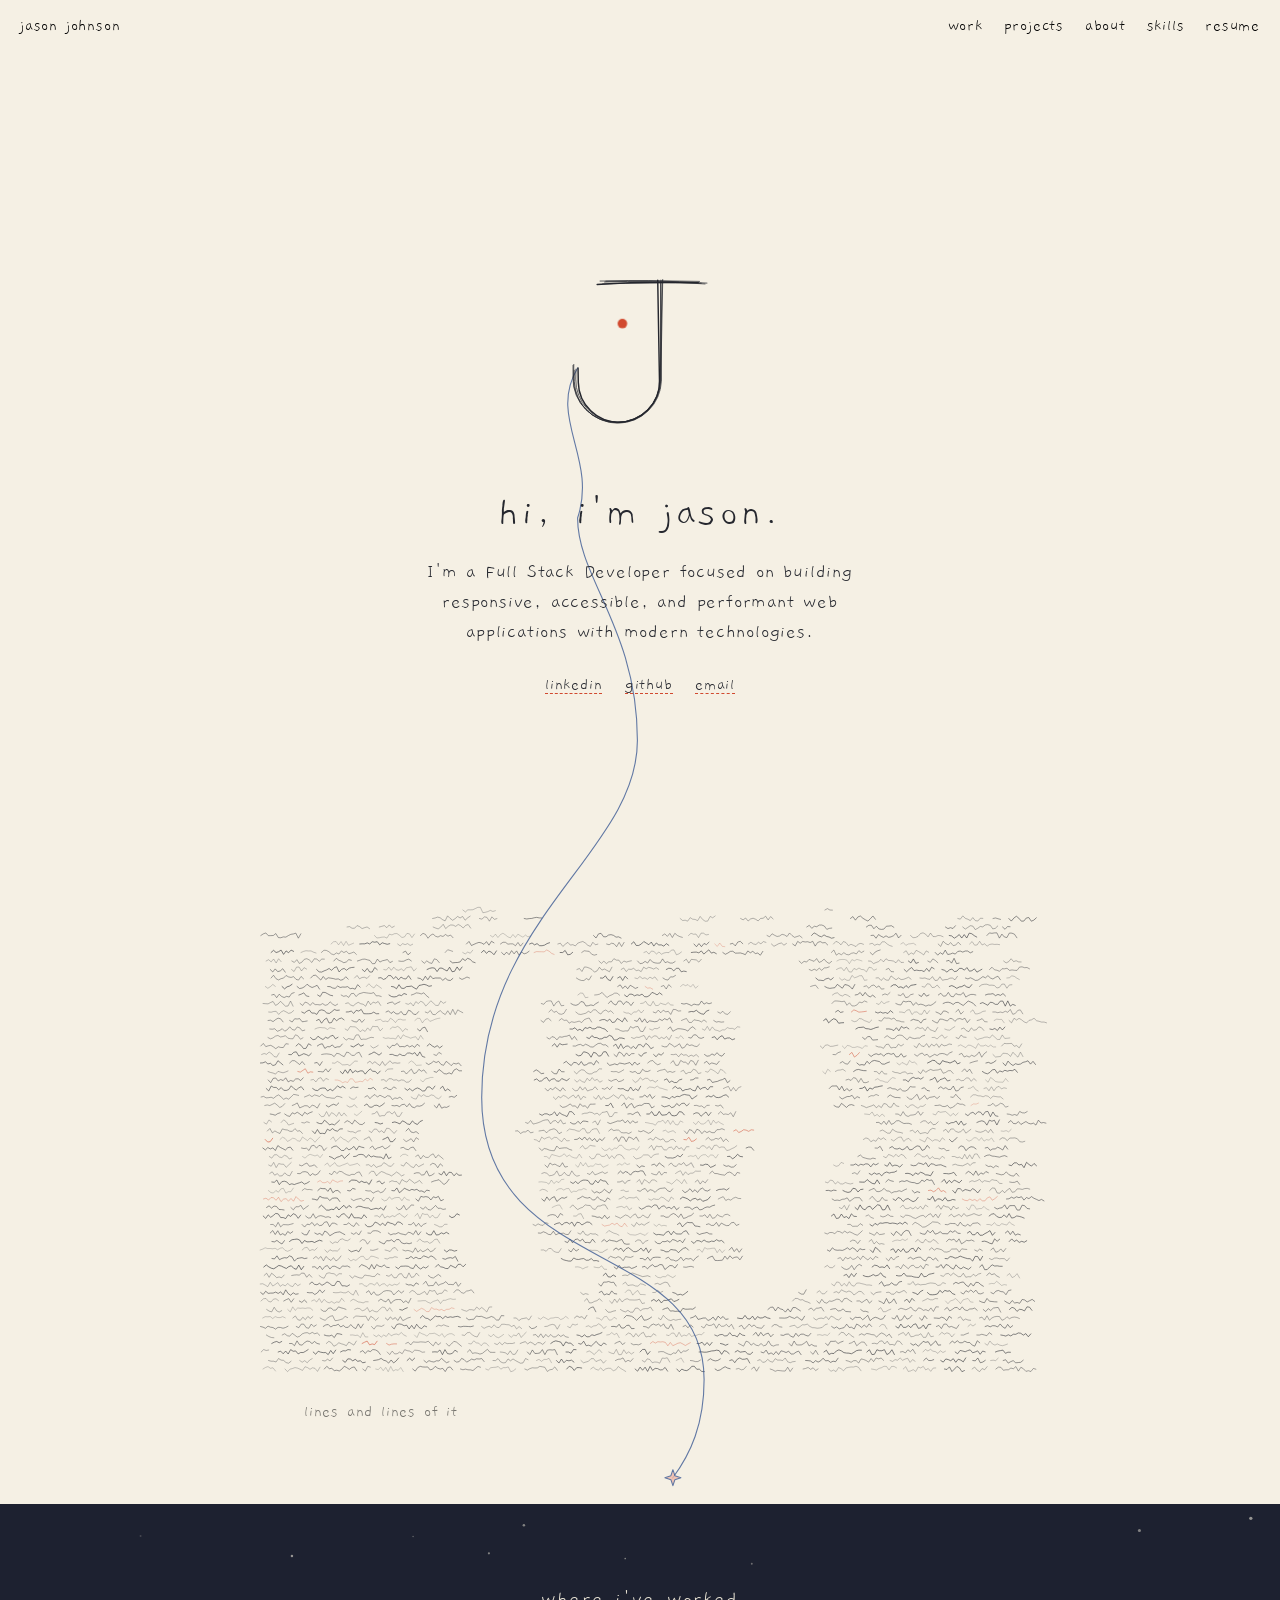
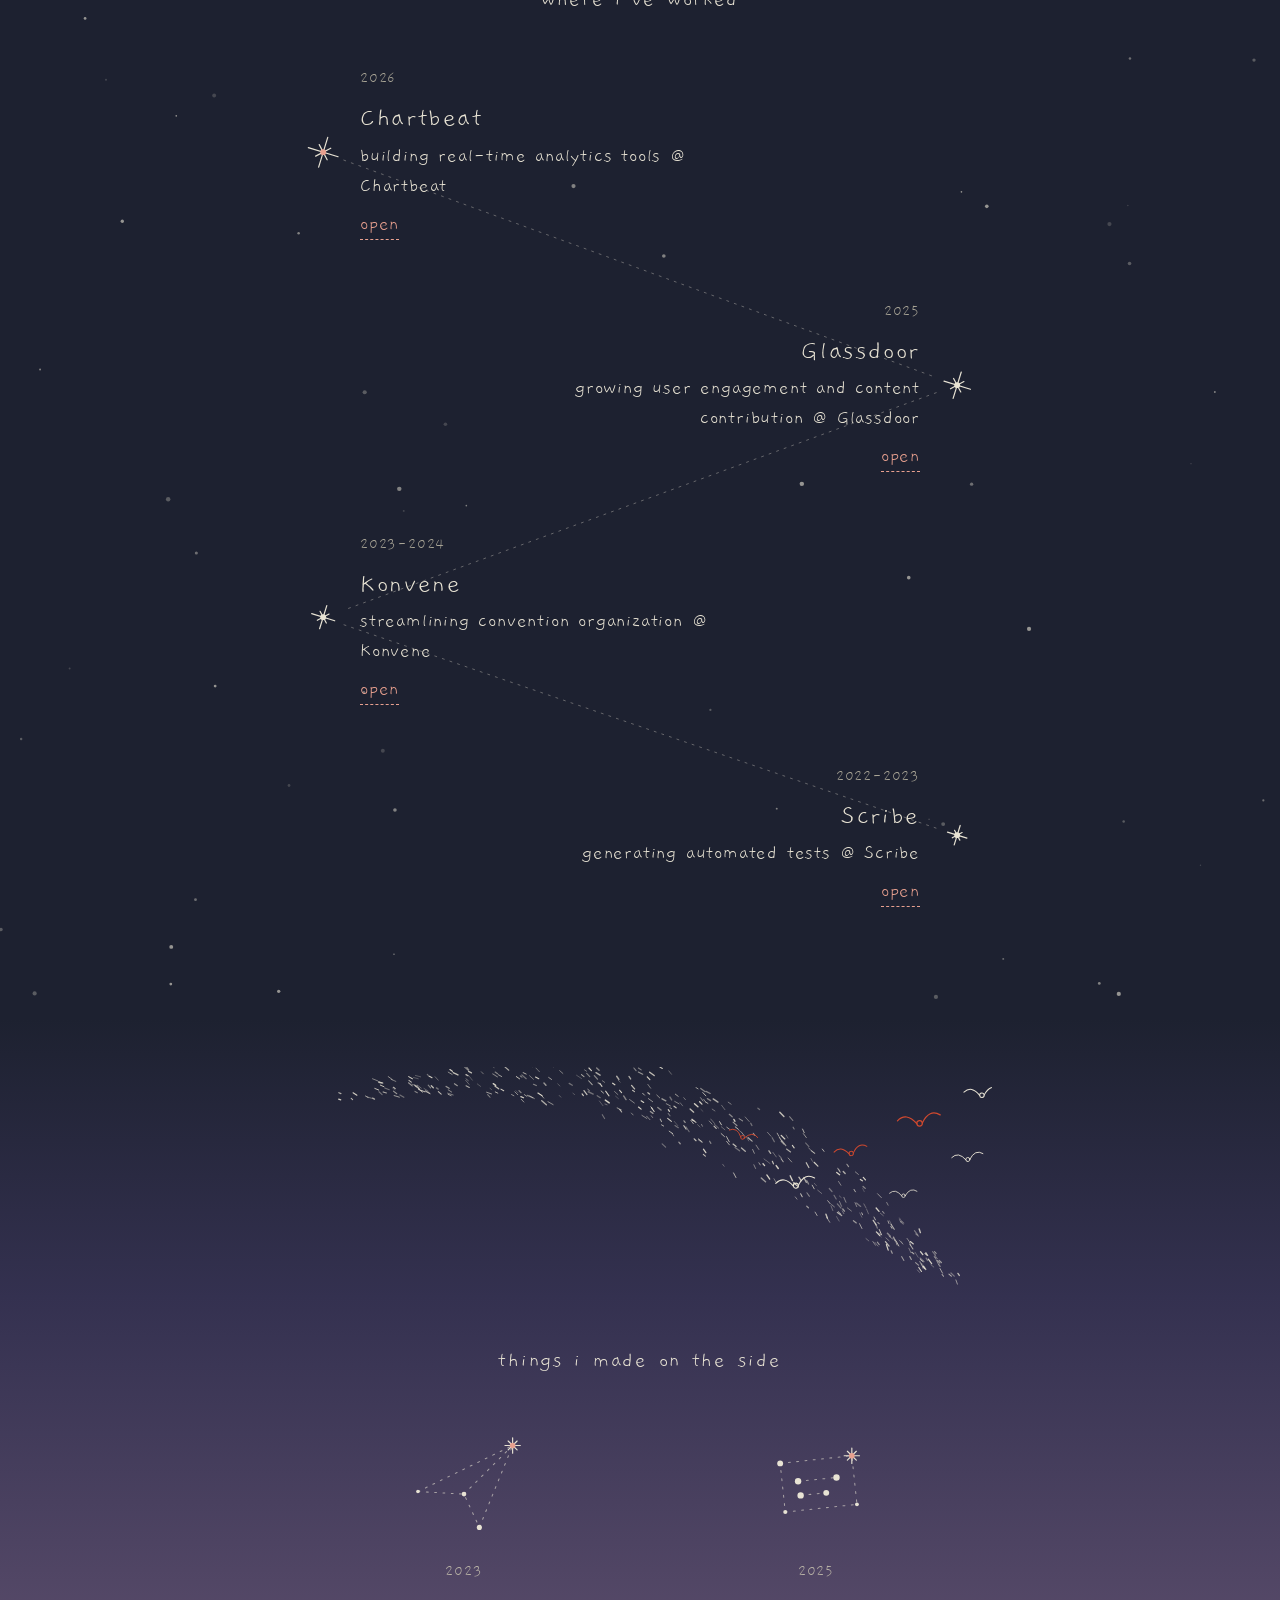
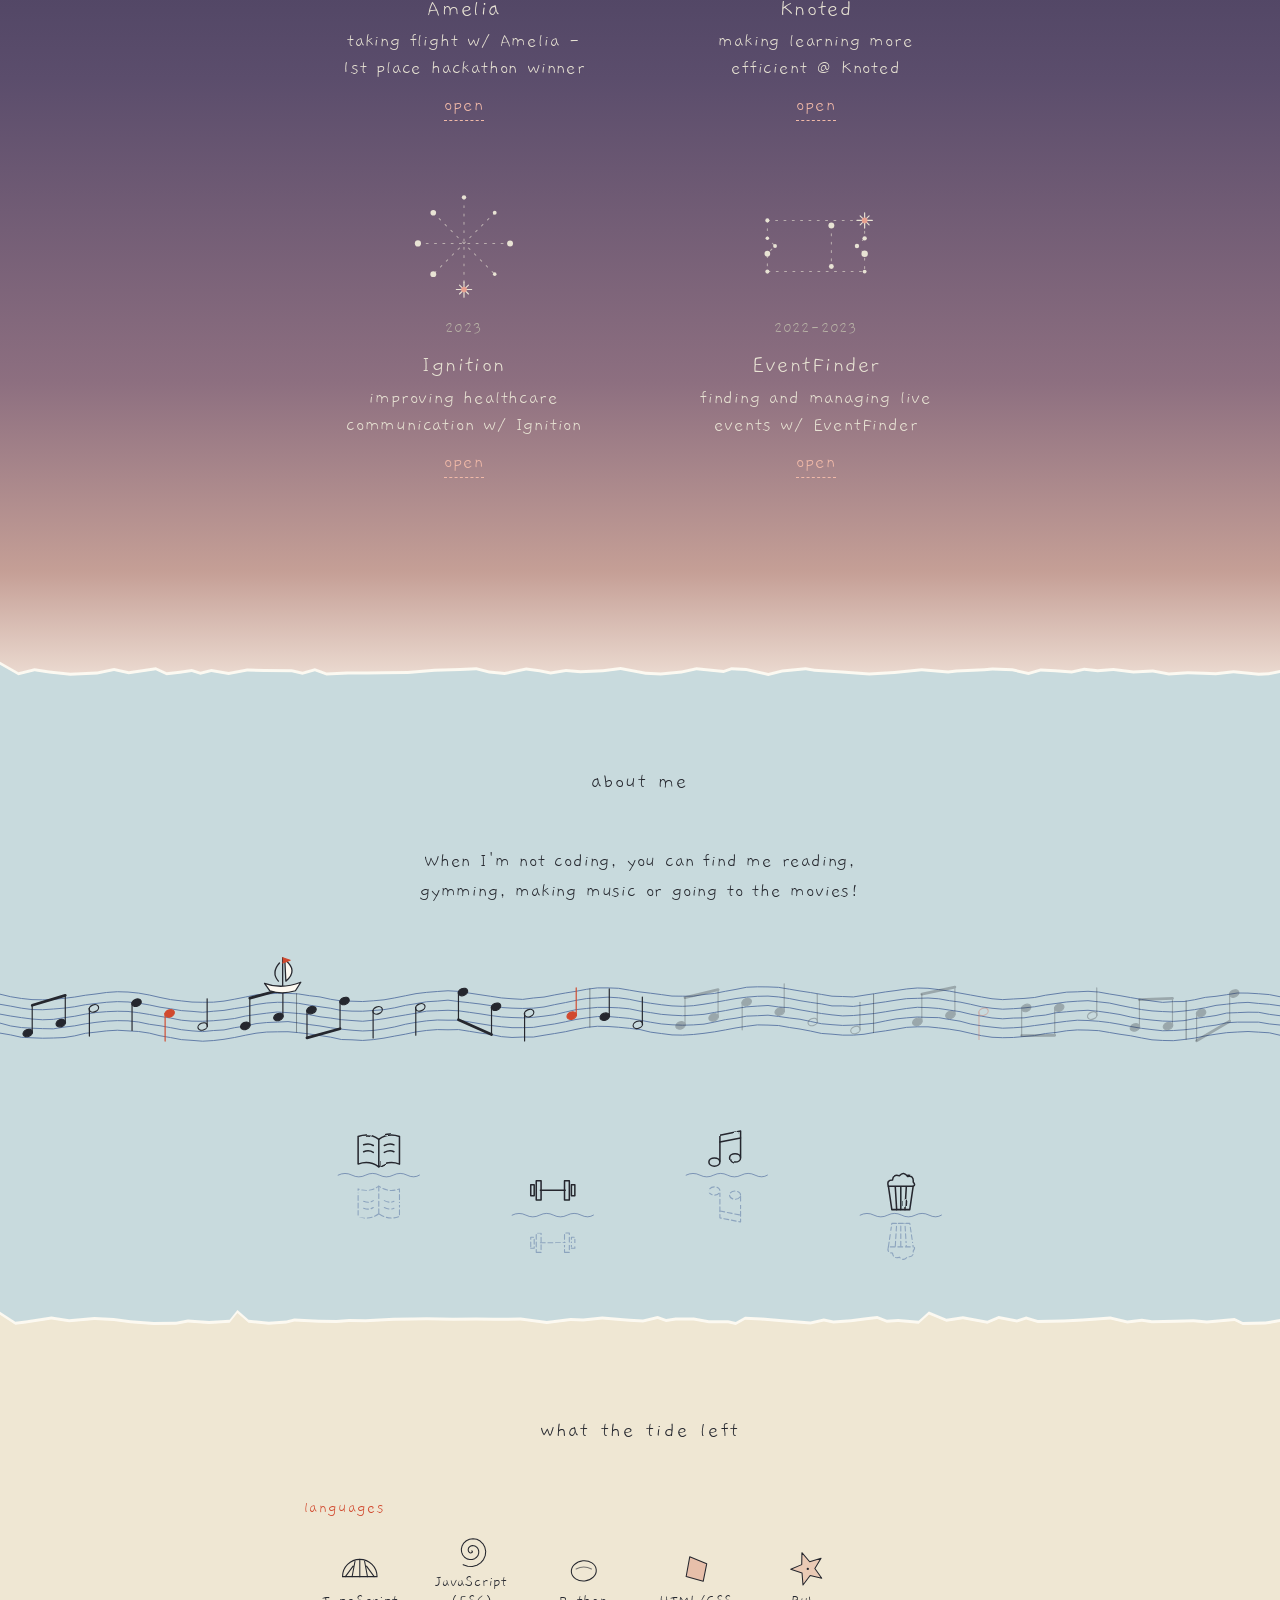
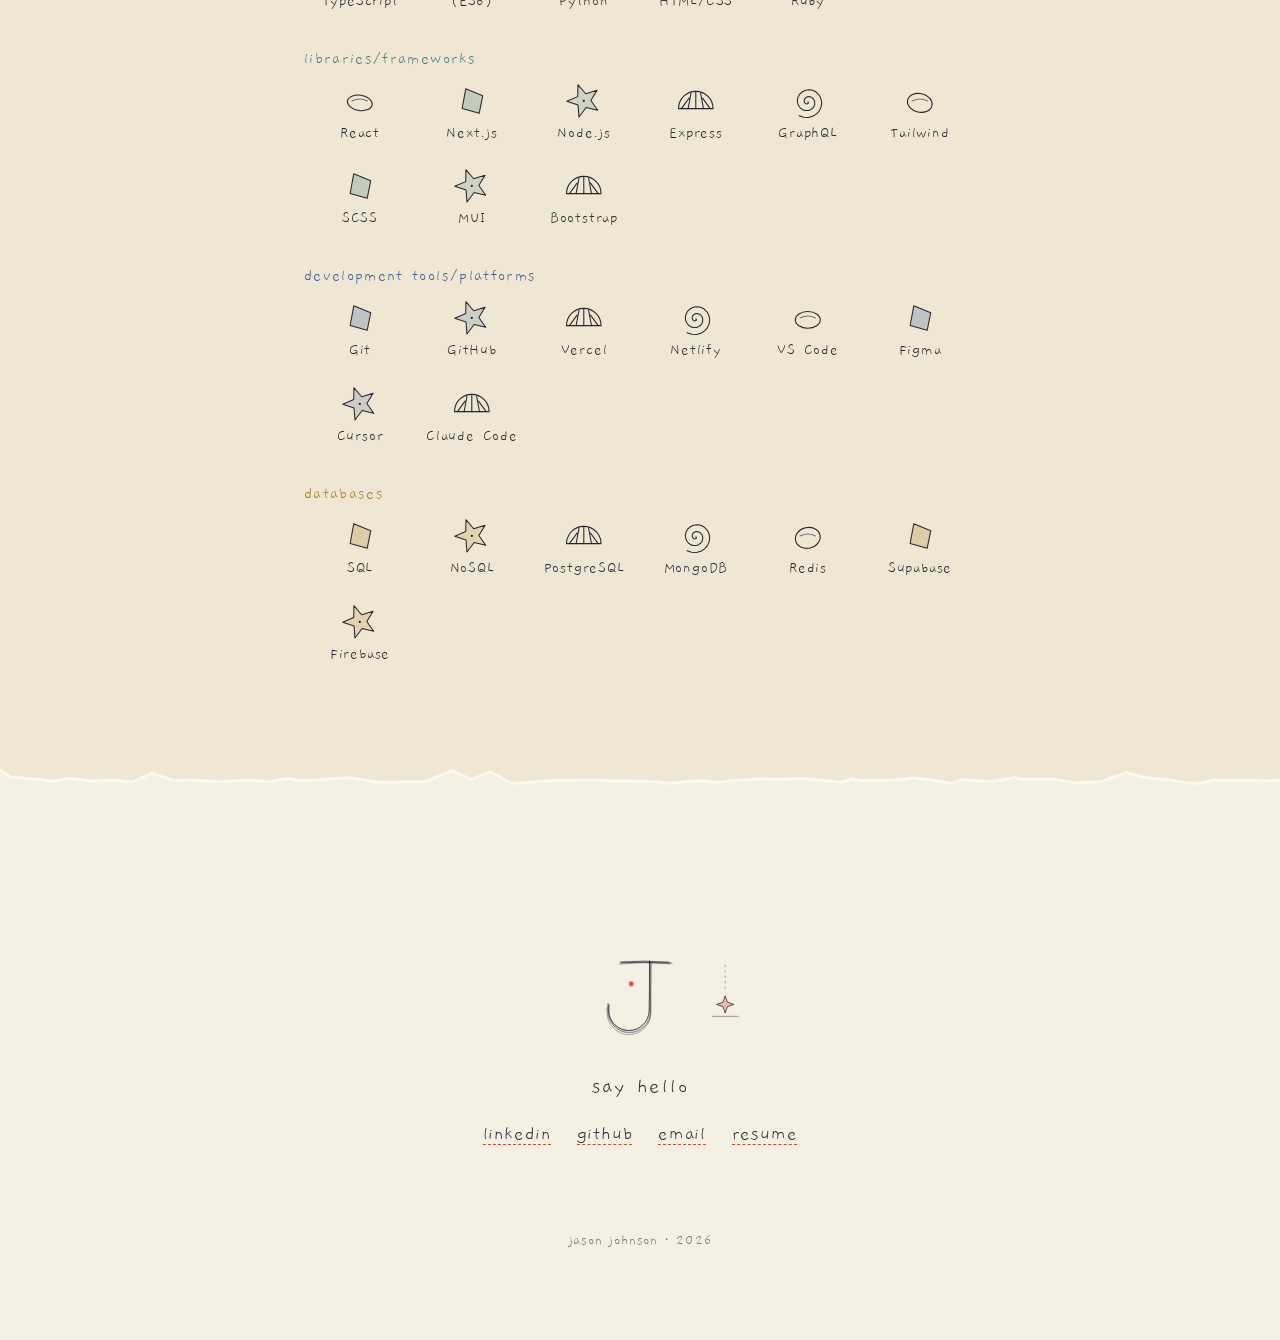
<file: index.html>
<!doctype html>
<html lang="en">
<head>
  <meta charset="utf-8">
  <meta name="viewport" content="width=device-width, initial-scale=1">
  <title>Jason Johnson — full stack developer</title>
  <meta name="description" content="Jason Johnson — full stack developer building responsive, accessible, and performant web applications.">
  <link rel="icon" href="data:image/svg+xml,%3Csvg xmlns='http://www.w3.org/2000/svg' viewBox='0 0 64 64'%3E%3Crect width='64' height='64' fill='%23f5f0e4'/%3E%3Cpath d='M22 14h26M38 14v26a11 11 0 0 1-22 0v-3' fill='none' stroke='%2325272e' stroke-width='4' stroke-linecap='round'/%3E%3Ccircle cx='27' cy='27' r='3' fill='%23d1492e'/%3E%3C/svg%3E">
  <link rel="preconnect" href="https://fonts.googleapis.com">
  <link rel="preconnect" href="https://fonts.gstatic.com" crossorigin>
  <link href="https://fonts.googleapis.com/css2?family=Gaegu:wght@300;400&family=Newsreader:opsz,wght@6..72,300..500&display=swap" rel="stylesheet">
  <link rel="stylesheet" href="thread/styles.css">
  <link rel="stylesheet" href="story-e/styles.css">
</head>
<body data-story="e">

<svg class="defs" width="0" height="0" aria-hidden="true" focusable="false">
  <defs>
    <filter id="rough" x="-10%" y="-10%" width="120%" height="120%">
      <feTurbulence type="fractalNoise" baseFrequency="0.035" numOctaves="2" seed="4" result="n"/>
      <feDisplacementMap in="SourceGraphic" in2="n" scale="3"/>
    </filter>
  </defs>
</svg>

<header class="nav">
  <a href="#top">jason johnson</a>
  <nav aria-label="Sections">
    <a href="#work">work</a>
    <a href="#projects">projects</a>
    <a href="#about">about</a>
    <a href="#skills">skills</a>
    <a href="resume.pdf" target="_blank" rel="noopener">resume</a>
  </nav>
</header>

<main id="top">
  <svg id="thread" aria-hidden="true"><path fill="none"/><g id="tip"><path d="M0 -8L2 -2 8 0 2 2 0 8 -2 2 -8 0 -2 -2Z" fill="#f0b9a8" stroke="#25272e" stroke-width=".7" stroke-linejoin="round"/></g></svg>

  <!-- the mark -->
  <section class="hero">
    <svg class="mark" id="mark-top" viewBox="0 0 280 270" role="img" aria-label="A hand-sketched letter J with a small red dot"></svg>
    <h1>hi, i'm jason.</h1>
    <p class="lede">I'm a Full Stack Developer focused on building responsive, accessible, and performant web applications with modern technologies.</p>
    <ul class="links hero-links">
      <li><a href="https://linkedin.com/in/jasoncjohnson5" target="_blank" rel="noopener">linkedin</a></li>
      <li><a href="https://github.com/jaysenjonsin" target="_blank" rel="noopener">github</a></li>
      <li><a href="mailto:jasoncjohnson626@gmail.com">email</a></li>
    </ul>
  </section>

  <!-- a field of writing -->
  <section class="field">
    <canvas id="asemic" aria-hidden="true"></canvas>
    <div class="wrap">
      <p class="note">lines and lines of it</p>
    </div>
  </section>

  <div class="run">
  <!-- work -->
  <section class="band night" id="work">
    <svg class="tear" aria-hidden="true"></svg>
    <svg class="dust" id="dust" viewBox="0 0 1000 800" preserveAspectRatio="xMidYMid slice" aria-hidden="true"></svg>
    <div class="wrap">
      <h2>where i've worked</h2>
      <div class="sky-map">
        <svg class="star-lines" id="star-lines" aria-hidden="true"></svg>
        <ol class="jobs" id="jobs"></ol>
      </div>
    </div>
  </section>

  <!-- projects -->
  <section class="band air" id="projects">
    <svg class="flock" id="flock" viewBox="0 0 700 260" aria-hidden="true"></svg>
    <div class="wrap">
      <h2>things i made on the side</h2>
      <ul class="figures" id="figures"></ul>
    </div>
  </section>

  <!-- about -->
  <section class="band sea" id="about">
    <svg class="tear" aria-hidden="true"></svg>
    <div class="wrap">
      <h2>about me</h2>
      <p class="lede">When I'm not coding, you can find me reading, gymming, making music or going to the movies!</p>
    </div>
    <div class="wires">
      <svg class="staff" id="staff" viewBox="0 0 1200 110" preserveAspectRatio="xMidYMid slice" aria-hidden="true"></svg>
    </div>
    <div class="wrap">
      <ul class="notes" id="notes"></ul>
    </div>
  </section>

  <!-- skills -->
  <section class="band sand" id="skills">
    <svg class="tear" aria-hidden="true"></svg>
    <div class="wrap">
      <h2>what the tide left</h2>
      <div id="skills-art"></div>
    </div>
  </section>
  </div>

  <!-- hello -->
  <section class="band paper hello" id="contact">
    <svg class="tear" aria-hidden="true"></svg>
    <div class="wrap">
      <div class="arrival">
        <svg class="mark small" id="mark-end" viewBox="0 0 280 270" aria-hidden="true"></svg>
        <svg class="landed" viewBox="-14 -40 28 54" aria-hidden="true"><path d="M0 -36V-12" fill="none" stroke="#25272e" stroke-width=".7" stroke-dasharray="1 4" stroke-linecap="round" opacity=".6"/><path d="M0 -8L2 -2 8 0 2 2 0 8 -2 2 -8 0 -2 -2Z" fill="#f0b9a8" stroke="#25272e" stroke-width=".7" stroke-linejoin="round"/><path d="M-12 11h24" fill="none" stroke="#25272e" stroke-width=".8" stroke-linecap="round" opacity=".5"/></svg>
      </div>
      <h2>say hello</h2>
      <ul class="links">
        <li><a href="https://linkedin.com/in/jasoncjohnson5" target="_blank" rel="noopener">linkedin</a></li>
        <li><a href="https://github.com/jaysenjonsin" target="_blank" rel="noopener">github</a></li>
        <li><a href="mailto:jasoncjohnson626@gmail.com">email</a></li>
        <li><a href="resume.pdf" target="_blank" rel="noopener">resume</a></li>
      </ul>
      <footer>jason johnson · 2026</footer>
    </div>
  </section>
</main>

<dialog class="log" id="log" aria-labelledby="log-title">
  <button class="log-close" id="log-close" type="button" aria-label="Close">close ×</button>
  <p class="year" id="log-year"></p>
  <h2 id="log-title"></h2>
  <div class="carousel" id="carousel" hidden>
    <div class="frame" id="frame"></div>
    <div class="carousel-bar">
      <button type="button" id="prev" aria-label="Previous image">←</button>
      <span id="count" aria-live="polite"></span>
      <button type="button" id="next" aria-label="Next image">→</button>
    </div>
  </div>
  <p class="log-body" id="log-body"></p>
  <h3>technologies</h3>
  <ul class="tags" id="log-tech"></ul>
  <ul class="links" id="log-links"></ul>
</dialog>

<script src="projects.js"></script>
<script src="story-e/main.js"></script>
</body>
</html>
</file>
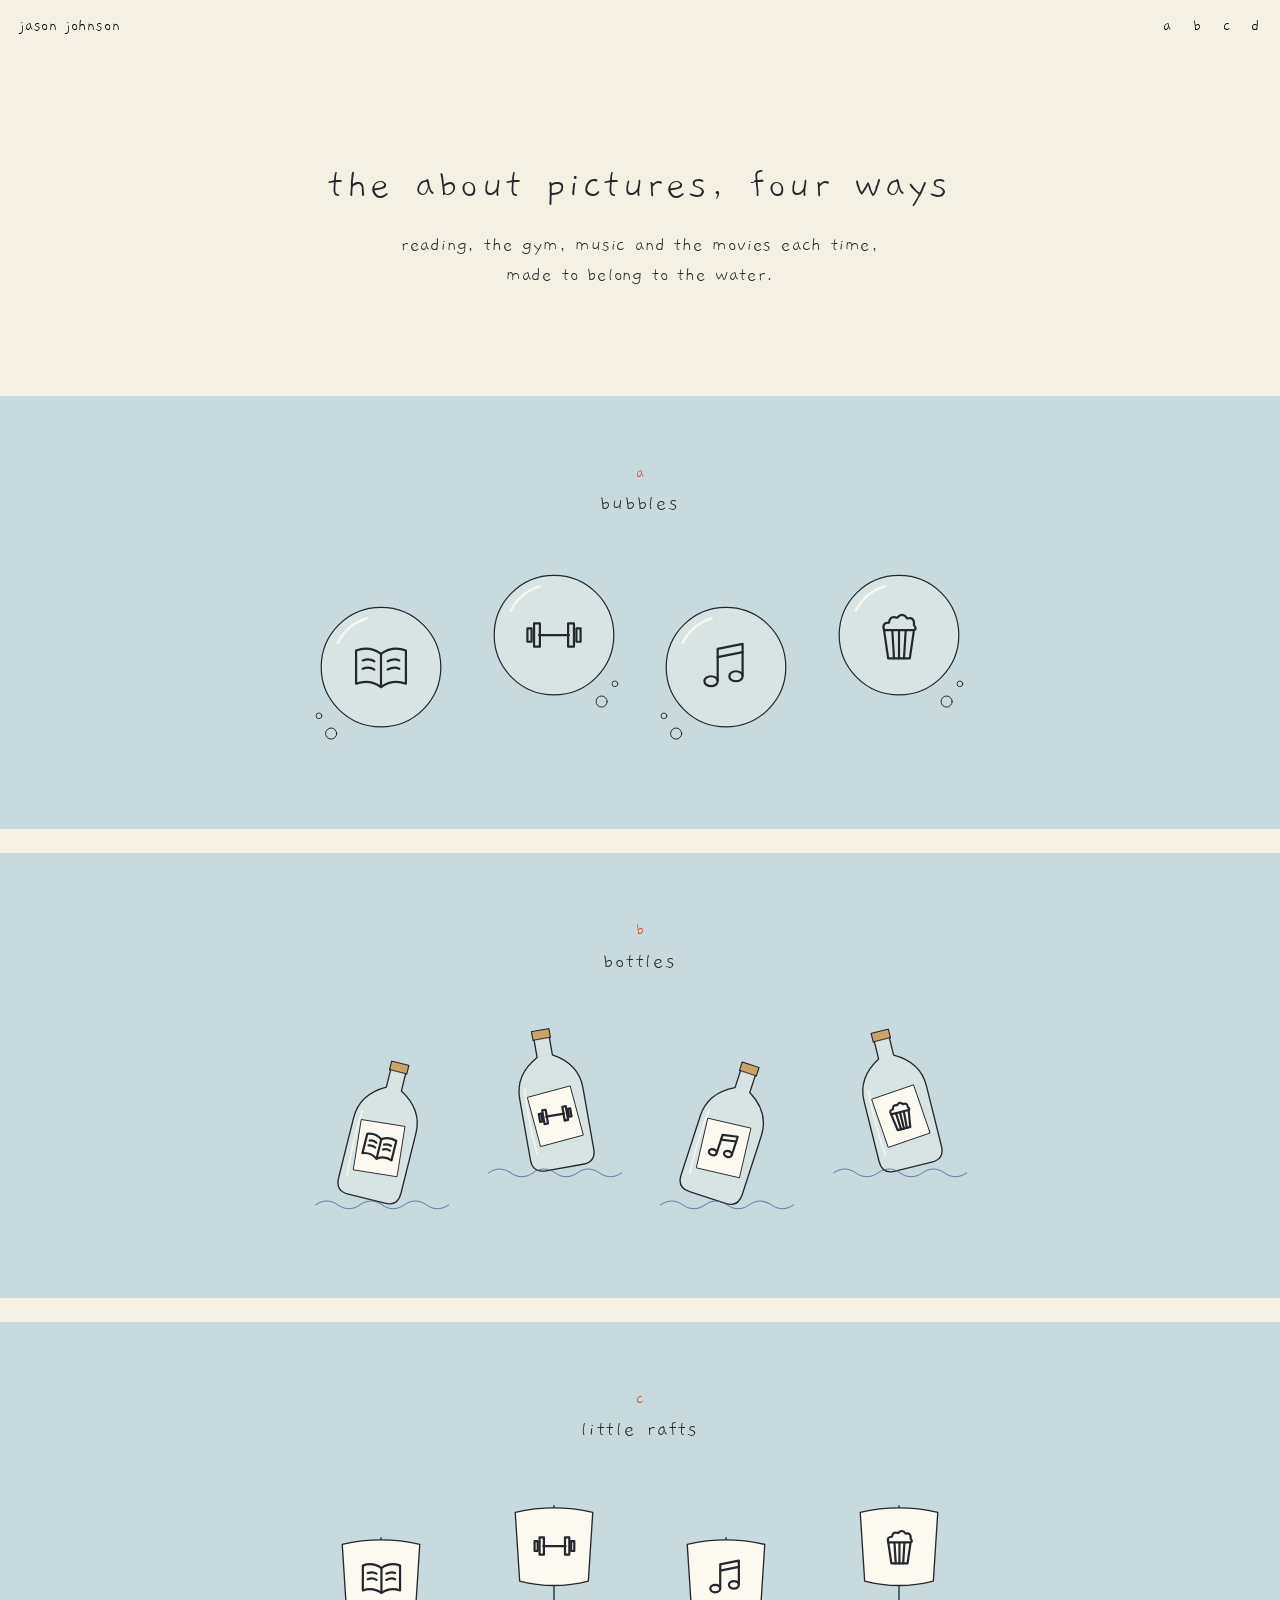
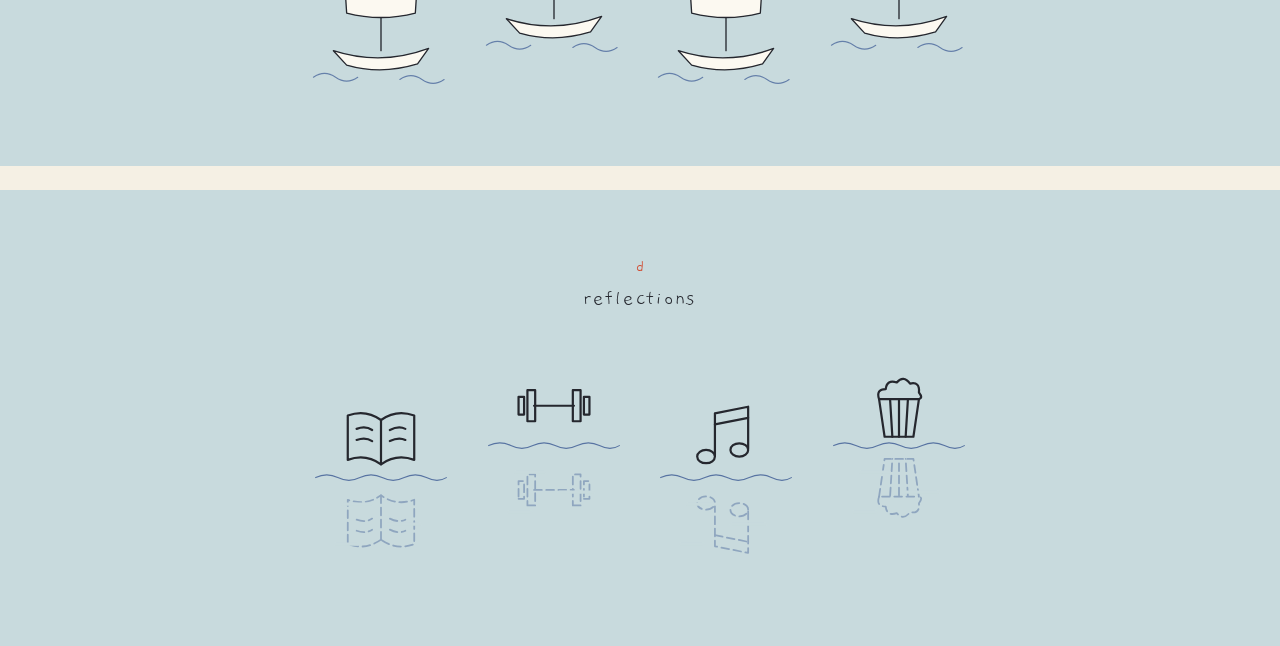
<file: about-ideas/index.html>
<!doctype html>
<html lang="en">
<head>
  <meta charset="utf-8">
  <meta name="viewport" content="width=device-width, initial-scale=1">
  <title>Jason Johnson — about pictures, four ways</title>
  <meta name="robots" content="noindex">
  <link rel="preconnect" href="https://fonts.googleapis.com">
  <link rel="preconnect" href="https://fonts.gstatic.com" crossorigin>
  <link href="https://fonts.googleapis.com/css2?family=Gaegu:wght@300;400&display=swap" rel="stylesheet">
  <link rel="stylesheet" href="../thread/styles.css">
  <link rel="stylesheet" href="styles.css">
</head>
<body>
<header class="nav">
  <a href="../">jason johnson</a>
  <nav aria-label="Ideas"><a href="#bubbles">a</a><a href="#bottles">b</a><a href="#rafts">c</a><a href="#mirror">d</a></nav>
</header>
<main id="top">
  <section class="intro">
    <h1>the about pictures, four ways</h1>
    <p class="lede">reading, the gym, music and the movies each time, made to belong to the water.</p>
  </section>
  <section class="water" id="bubbles"><div class="wrap"><p class="tag-letter">a</p><h2>bubbles</h2><ul class="row" id="a"></ul></div></section>
  <section class="water" id="bottles"><div class="wrap"><p class="tag-letter">b</p><h2>bottles</h2><ul class="row" id="b"></ul></div></section>
  <section class="water" id="rafts"><div class="wrap"><p class="tag-letter">c</p><h2>little rafts</h2><ul class="row" id="c"></ul></div></section>
  <section class="water" id="mirror"><div class="wrap"><p class="tag-letter">d</p><h2>reflections</h2><ul class="row" id="d"></ul></div></section>
</main>
<script src="main.js"></script>
</body>
</html>
</file>
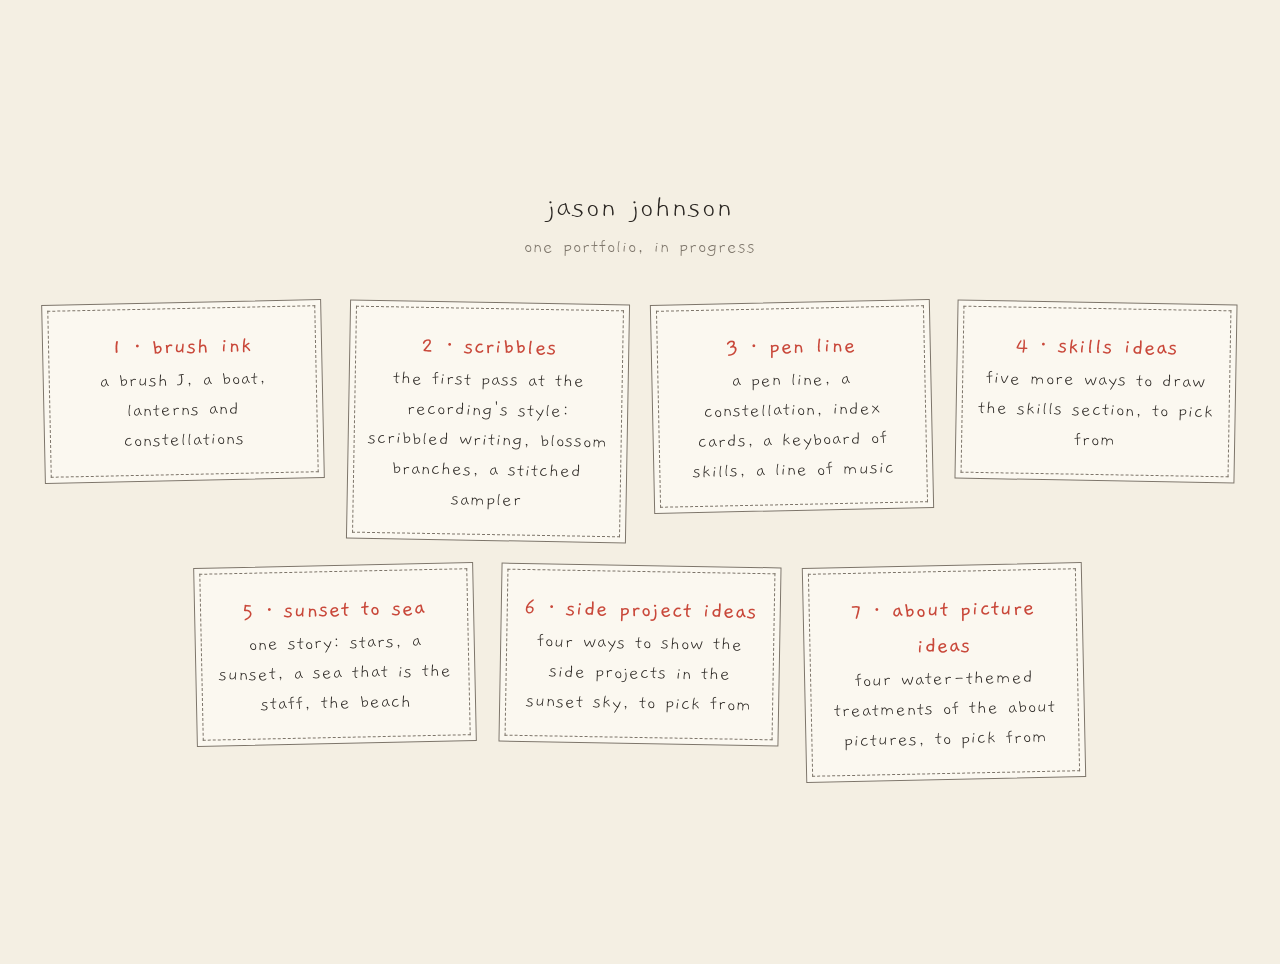
<file: all/index.html>
<!doctype html>
<html lang="en">
<head>
  <meta charset="utf-8">
  <meta name="viewport" content="width=device-width, initial-scale=1">
  <title>Jason Johnson — portfolio</title>
  <meta name="description" content="Jason Johnson — full stack developer. Three hand-drawn versions of the same portfolio.">
  <link rel="preconnect" href="https://fonts.googleapis.com">
  <link rel="preconnect" href="https://fonts.gstatic.com" crossorigin>
  <link href="https://fonts.googleapis.com/css2?family=Gaegu:wght@300;400&display=swap" rel="stylesheet">
  <style>
    body { margin: 0; min-height: 100svh; display: grid; place-content: center; gap: 2.5rem; padding: 2rem 1.25rem; background: #f4efe3; color: #2a2622; font: 300 1.25rem/1.5 "Gaegu", "Comic Sans MS", cursive; letter-spacing: .05em; text-align: center; }
    h1 { font-weight: 300; font-size: 2rem; margin: 0; }
    p { margin: 0; color: #7d756a; }
    ul { list-style: none; margin: 0; padding: 0; display: flex; flex-wrap: wrap; justify-content: center; gap: 1.5rem; }
    a { display: block; width: 15rem; padding: 1.6rem 1.2rem; color: inherit; text-decoration: none; background: #fbf8f0; border: 1px solid #7d756a; outline: 1px dashed #7d756a; outline-offset: -7px; transition: transform .25s ease; }
    li:nth-child(odd) a { transform: rotate(-1.2deg); } li:nth-child(even) a { transform: rotate(1deg); }
    a:hover, a:focus-visible { transform: rotate(0) translateY(-3px); }
    strong { display: block; font-weight: 400; font-size: 1.5rem; color: #c9483a; }
  </style>
</head>
<body>
  <div>
    <h1>jason johnson</h1>
    <p>one portfolio, in progress</p>
  </div>
  <ul>
    <li><a href="../ink/"><strong>1 · brush ink</strong>a brush J, a boat, lanterns and constellations</a></li>
    <li><a href="../scribble/"><strong>2 · scribbles</strong>the first pass at the recording's style: scribbled writing, blossom branches, a stitched sampler</a></li>
    <li><a href="../thread/"><strong>3 · pen line</strong>a pen line, a constellation, index cards, a keyboard of skills, a line of music</a></li>
    <li><a href="../skills/"><strong>4 · skills ideas</strong>five more ways to draw the skills section, to pick from</a></li>
    <li><a href="../"><strong>5 · sunset to sea</strong>one story: stars, a sunset, a sea that is the staff, the beach</a></li>
    <li><a href="../side/"><strong>6 · side project ideas</strong>four ways to show the side projects in the sunset sky, to pick from</a></li>
    <li><a href="../about-ideas/"><strong>7 · about picture ideas</strong>four water-themed treatments of the about pictures, to pick from</a></li>
  </ul>
</body>
</html>
</file>
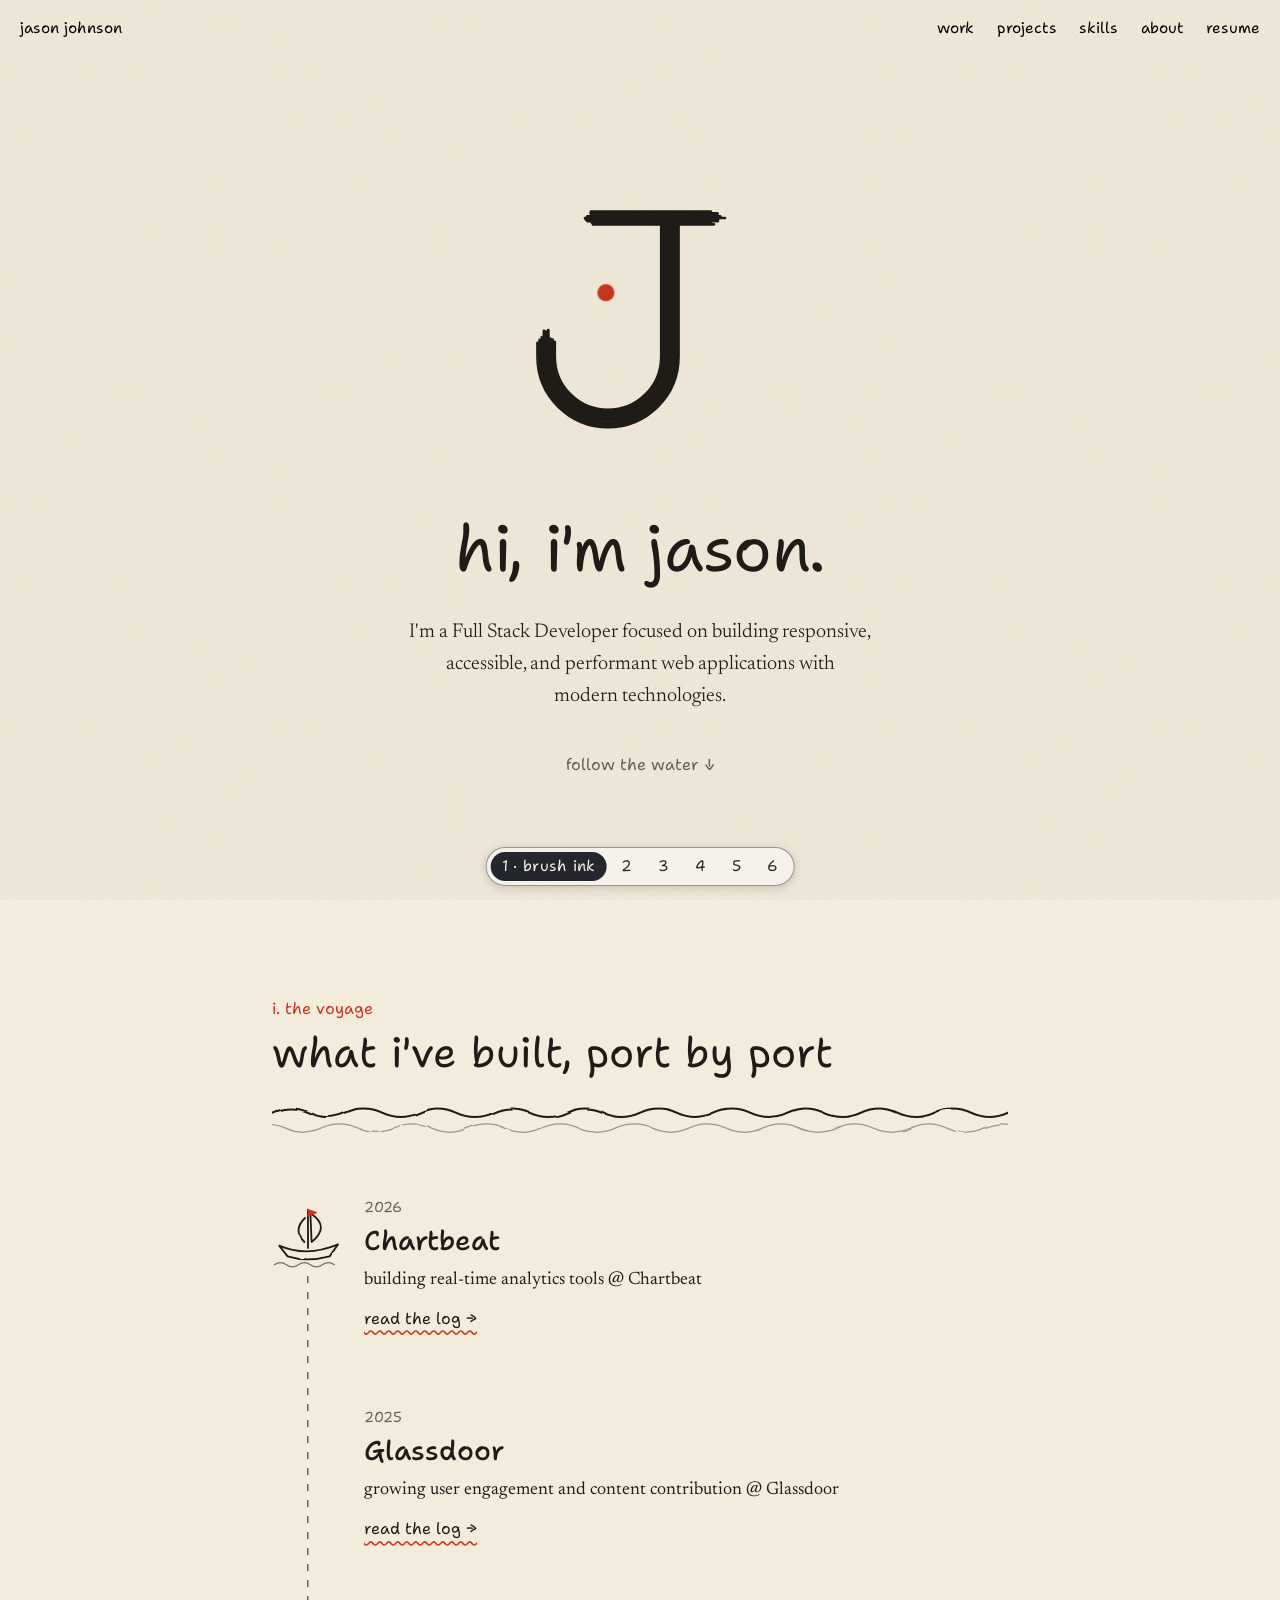
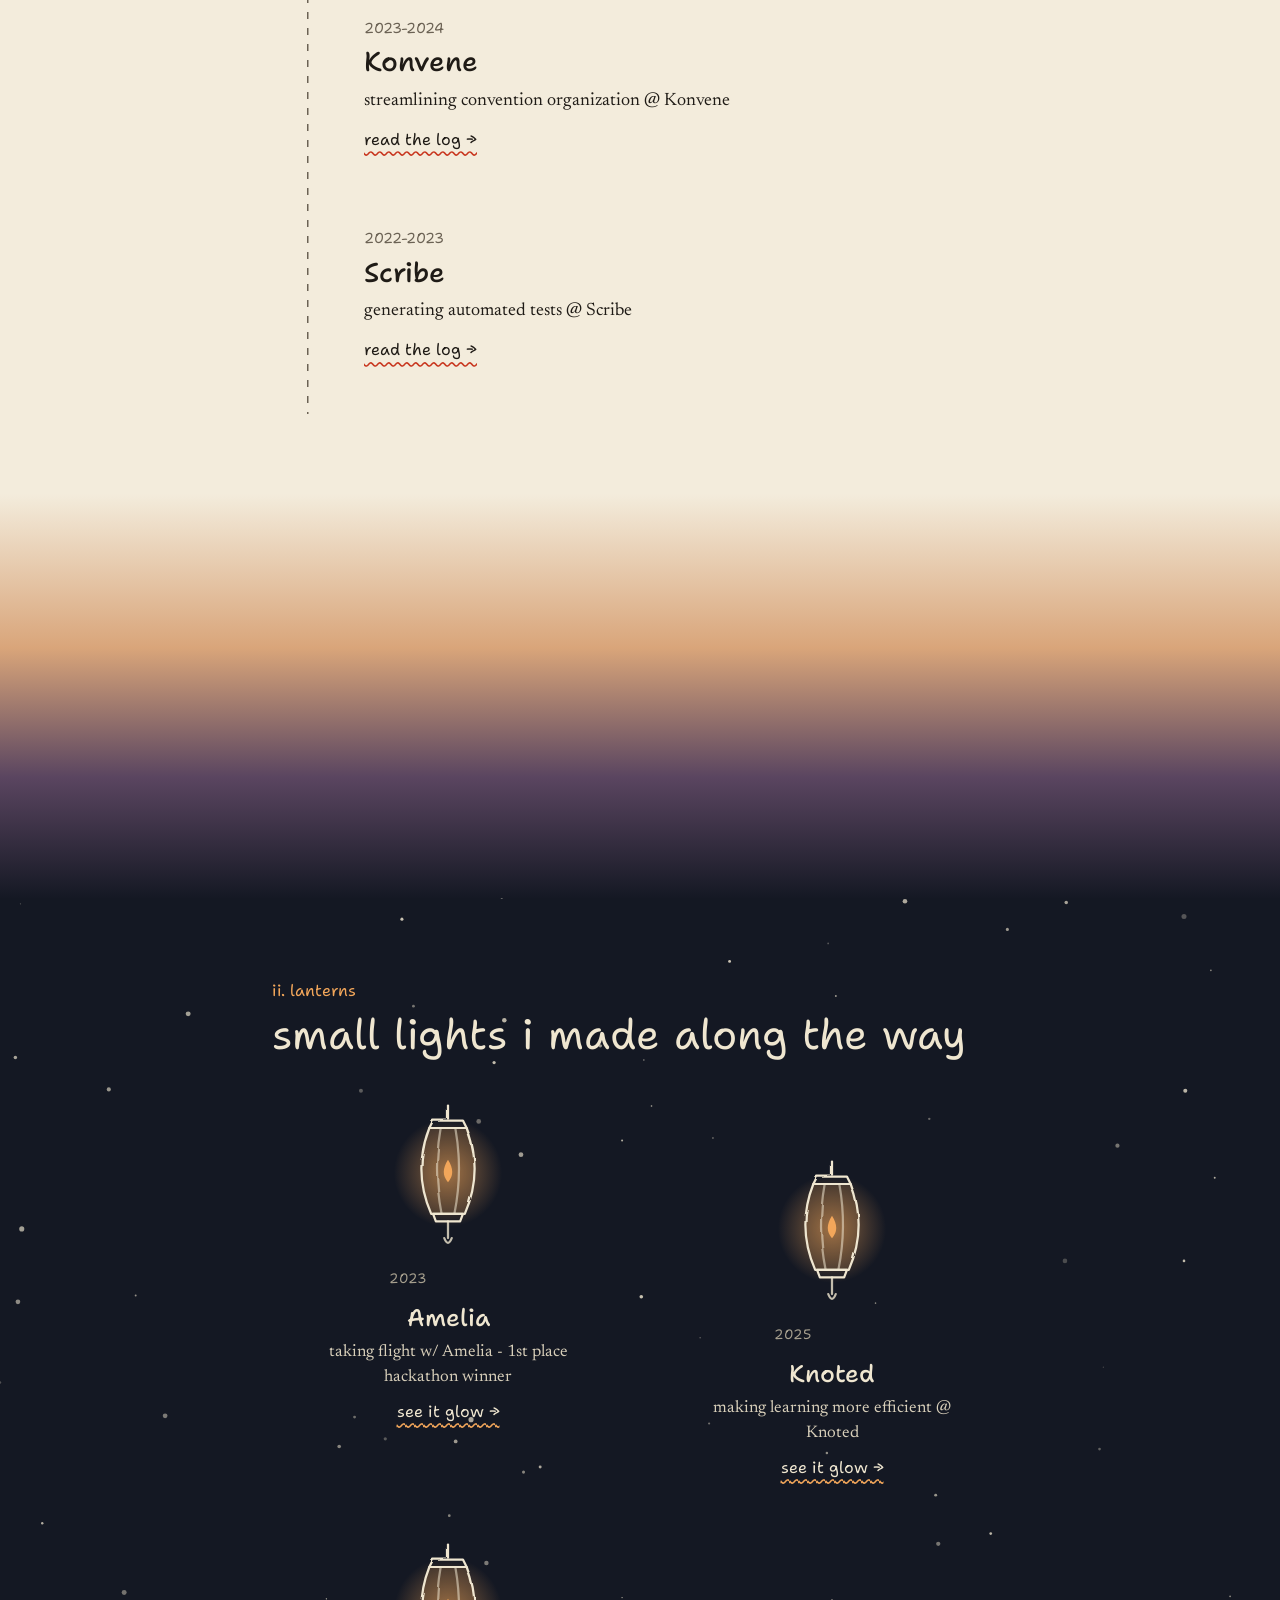
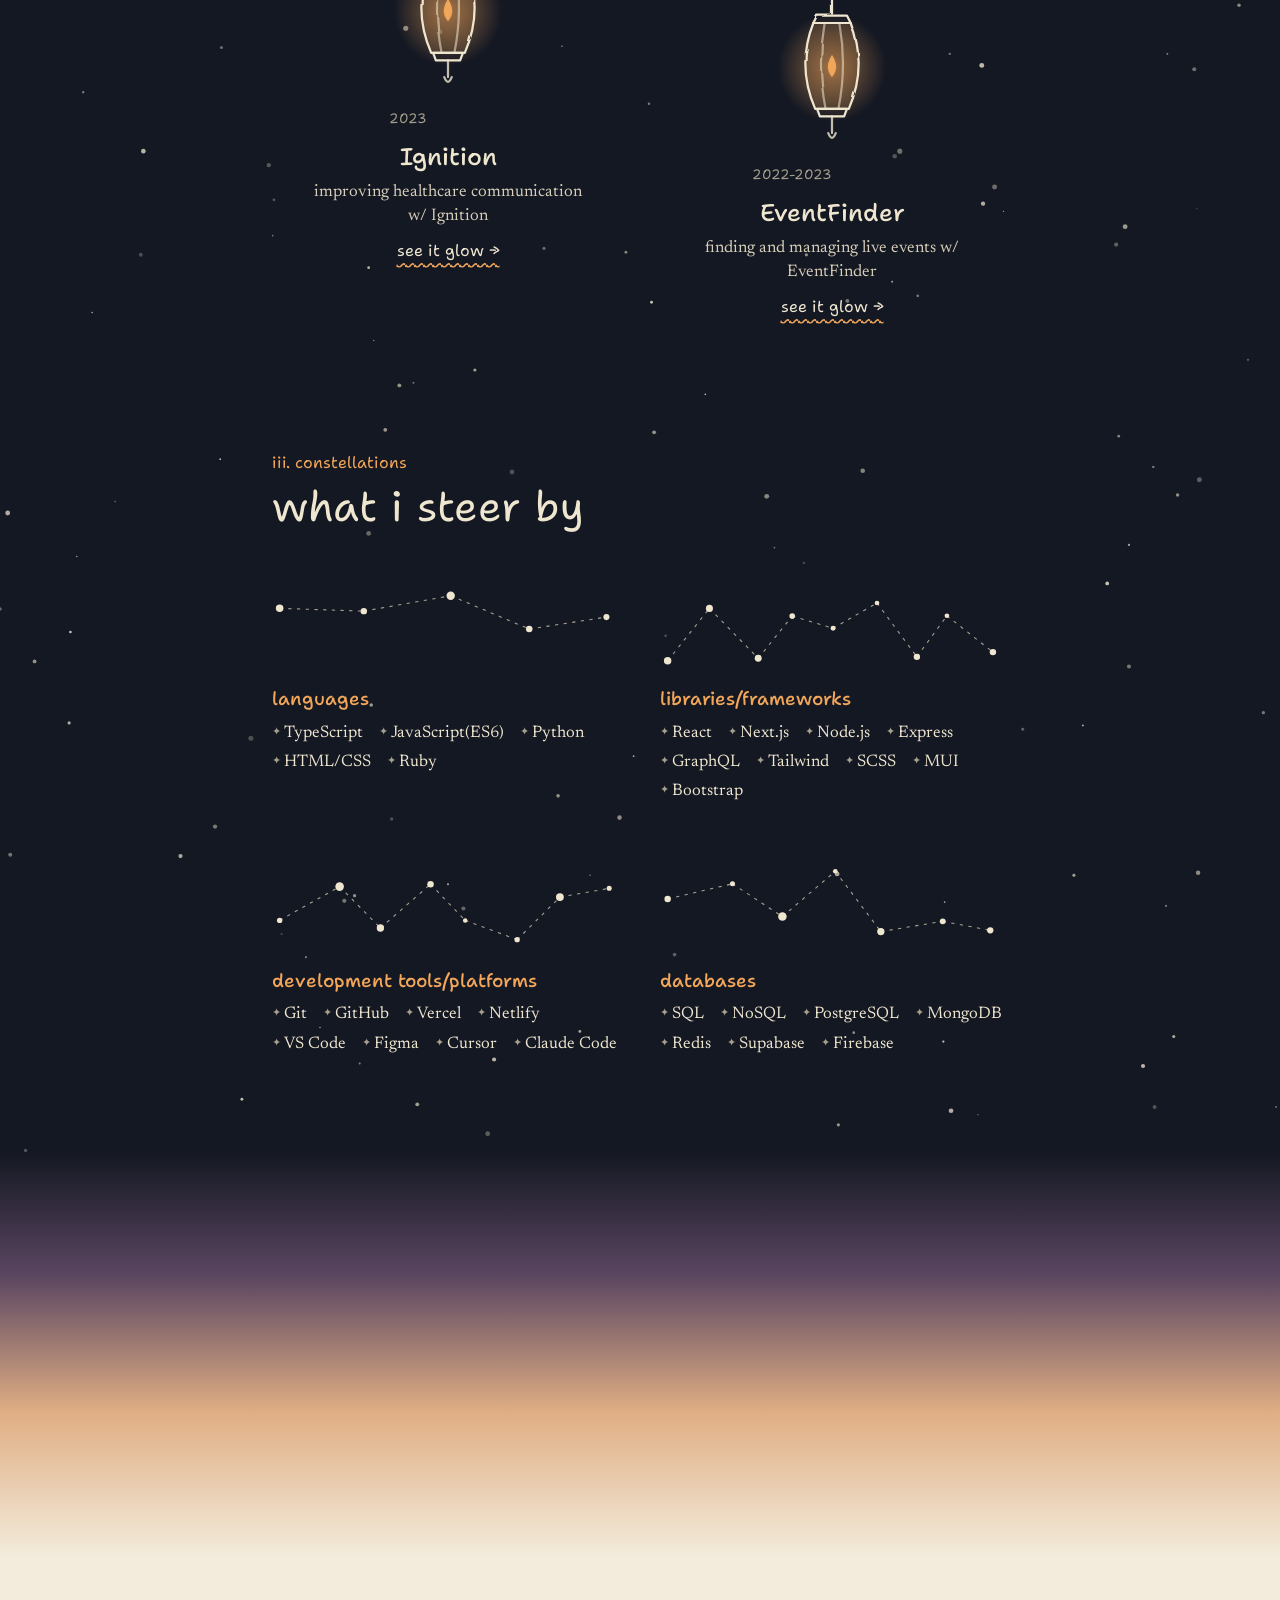
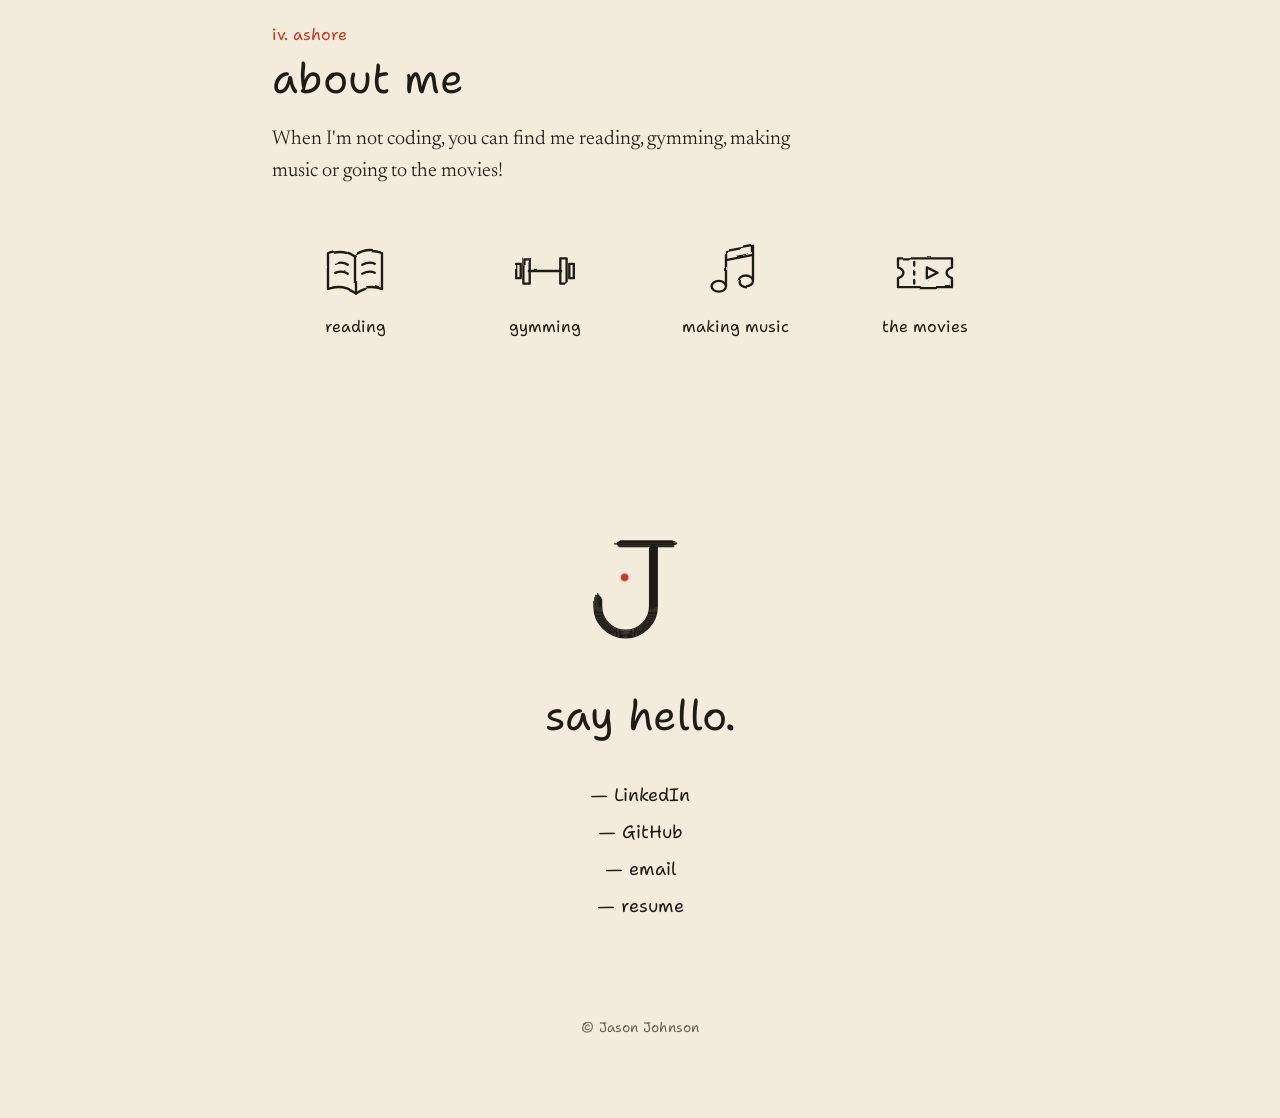
<file: ink/index.html>
<!doctype html>
<html lang="en">
<head>
  <meta charset="utf-8">
  <meta name="viewport" content="width=device-width, initial-scale=1">
  <title>Jason Johnson — full stack developer</title>
  <meta name="description" content="Jason Johnson — full stack developer building responsive, accessible, and performant web applications.">
  <link rel="icon" href="data:image/svg+xml,%3Csvg xmlns='http://www.w3.org/2000/svg' viewBox='0 0 64 64'%3E%3Crect width='64' height='64' fill='%23f3ecdc'/%3E%3Cpath d='M22 14h26M38 14v26a11 11 0 0 1-22 0v-3' fill='none' stroke='%231f1b16' stroke-width='6' stroke-linecap='round'/%3E%3Ccircle cx='27' cy='28' r='3.5' fill='%23c8371f'/%3E%3C/svg%3E">
  <link rel="preconnect" href="https://fonts.googleapis.com">
  <link rel="preconnect" href="https://fonts.gstatic.com" crossorigin>
  <link href="https://fonts.googleapis.com/css2?family=Newsreader:ital,opsz,wght@0,6..72,300..600;1,6..72,300..600&family=Shantell+Sans:wght@300..700&display=swap" rel="stylesheet">
  <link rel="stylesheet" href="styles.css">
</head>
<body>

<!-- shared ink filters -->
<svg class="defs" width="0" height="0" aria-hidden="true" focusable="false">
  <defs>
    <filter id="rough" x="-10%" y="-10%" width="120%" height="120%">
      <feTurbulence type="fractalNoise" baseFrequency="0.035" numOctaves="2" seed="4" result="n"/>
      <feDisplacementMap in="SourceGraphic" in2="n" scale="3.2"/>
    </filter>
    <radialGradient id="glow">
      <stop offset="0" stop-color="#f2a65a" stop-opacity=".55"/>
      <stop offset="1" stop-color="#f2a65a" stop-opacity="0"/>
    </radialGradient>
  </defs>
</svg>

<header class="nav">
  <a class="nav-name" href="#top">jason johnson</a>
  <nav aria-label="Sections">
    <a href="#work">work</a>
    <a href="#projects">projects</a>
    <a href="#skills">skills</a>
    <a href="#about">about</a>
    <a href="../resume.pdf" target="_blank" rel="noopener">resume</a>
  </nav>
</header>

<main id="top">

  <!-- 1 · the mark -->
  <section class="hero">
    <svg class="enso draw in-now" viewBox="0 0 300 300" role="img" aria-label="A brush-drawn letter J with a small red seal">
      <g fill="none" stroke="var(--ink)" stroke-linecap="round">
        <path pathLength="1" d="M104.0 54.0H216.4" stroke-width="2.4"/>
        <path pathLength="1" d="M103.6 55.5H222.6" stroke-width="2.4"/>
        <path pathLength="1" d="M104.3 57.0H222.7" stroke-width="2.4"/>
        <path pathLength="1" d="M100.6 58.5H225.3" stroke-width="2.4"/>
        <path pathLength="1" d="M98.4 60.0H229.7" stroke-width="2.4"/>
        <path pathLength="1" d="M99.1 61.5H223.3" stroke-width="2.4"/>
        <path pathLength="1" d="M100.7 63.0H223.0" stroke-width="2.4"/>
        <path pathLength="1" d="M104.9 64.5H216.4" stroke-width="2.4"/>
        <path pathLength="1" d="M105.9 66.0H219.3" stroke-width="2.4"/>
        <path pathLength="1" d="M170 66.7V190A50 50 0 0 1 70 190v-13.9" stroke-width="2.7"/>
        <path pathLength="1" d="M172 66.3V190A52 52 0 0 1 68 190v-15.9" stroke-width="2.7"/>
        <path pathLength="1" d="M174 64.4V190A54 54 0 0 1 66 190v-16.9" stroke-width="2.7"/>
        <path pathLength="1" d="M176 62.4V190A56 56 0 0 1 64 190v-24.9" stroke-width="2.7"/>
        <path pathLength="1" d="M178 60.0V190A58 58 0 0 1 62 190v-23.5" stroke-width="2.7"/>
        <path pathLength="1" d="M180 63.2V190A60 60 0 0 1 60 190v-24.2" stroke-width="2.7"/>
        <path pathLength="1" d="M182 63.0V190A62 62 0 0 1 58 190v-18.1" stroke-width="2.7"/>
        <path pathLength="1" d="M184 67.2V190A64 64 0 0 1 56 190v-15.7" stroke-width="2.7"/>
        <path pathLength="1" d="M186 66.3V190A66 66 0 0 1 54 190v-12.9" stroke-width="2.7"/>
      </g>
      <circle class="seal" cx="118" cy="130" r="8" fill="var(--red)"/>
    </svg>
    <h1>hi, i'm jason.</h1>
    <p class="lede">I'm a Full Stack Developer focused on building responsive, accessible, and performant web applications with modern technologies.</p>
    <a class="hint" href="#work">follow the water <span aria-hidden="true">↓</span></a>
  </section>

  <!-- 2 · the voyage (work) -->
  <section class="voyage" id="work">
    <div class="wrap">
      <p class="eyebrow reveal">i. the voyage</p>
      <h2 class="reveal">what i've built, port by port</h2>
      <div class="sea" aria-hidden="true">
        <svg class="waves" id="waves" viewBox="0 0 1200 60" preserveAspectRatio="none"></svg>
      </div>
      <div class="route">
        <div class="route-rail" aria-hidden="true">
          <svg class="boat" viewBox="0 0 120 110">
            <g filter="url(#rough)" fill="none" stroke="var(--ink)" stroke-width="3" stroke-linecap="round" stroke-linejoin="round">
              <path d="M12 72Q58 92 110 70L96 90Q58 100 26 90Z" fill="var(--paper)"/>
              <path d="M60 76V12"/>
              <path d="M64 18Q98 40 66 66Z" fill="var(--paper)"/>
              <path d="M55 26Q34 46 54 66"/>
              <path d="M60 12l14 5-14 5" stroke="var(--red)" fill="var(--red)" stroke-width="2"/>
              <path d="M4 104q10-7 20 0t20 0 20 0 20 0 20 0" stroke-width="2" opacity=".6"/>
            </g>
          </svg>
        </div>
        <ol class="ports" id="ports"></ol>
      </div>
    </div>
  </section>

  <div class="dusk" aria-hidden="true"></div>

  <!-- 3 · lanterns (side projects) -->
  <section class="night" id="projects">
    <svg class="sky" aria-hidden="true"></svg>
    <div class="wrap">
      <p class="eyebrow reveal">ii. lanterns</p>
      <h2 class="reveal">small lights i made along the way</h2>
      <ul class="lanterns" id="lanterns"></ul>
    </div>
  </section>

  <!-- 4 · constellations (skills) -->
  <section class="night stars-section" id="skills">
    <svg class="sky" aria-hidden="true"></svg>
    <div class="wrap">
      <p class="eyebrow reveal">iii. constellations</p>
      <h2 class="reveal">what i steer by</h2>
      <div class="constellations" id="constellations"></div>
    </div>
  </section>

  <div class="dawn" aria-hidden="true"></div>

  <!-- 5 · ashore (about) -->
  <section class="ashore" id="about">
    <div class="wrap">
      <p class="eyebrow reveal">iv. ashore</p>
      <h2 class="reveal">about me</h2>
      <p class="lede reveal">When I'm not coding, you can find me reading, gymming, making music or going to the movies!</p>
      <ul class="doodles">
        <li class="reveal">
          <svg class="draw" viewBox="0 0 80 80" aria-hidden="true"><g filter="url(#rough)" fill="none" stroke="var(--ink)" stroke-width="2.6" stroke-linecap="round" stroke-linejoin="round">
            <path pathLength="1" d="M40 24Q26 14 10 20V60Q26 54 40 64Q54 54 70 60V20Q54 14 40 24Z"/><path pathLength="1" d="M40 24V64"/><path pathLength="1" d="M18 32q8-3 14 1M18 42q8-3 14 1M48 33q8-4 14-1M48 43q8-4 14-1"/>
          </g></svg><span>reading</span>
        </li>
        <li class="reveal">
          <svg class="draw" viewBox="0 0 80 80" aria-hidden="true"><g filter="url(#rough)" fill="none" stroke="var(--ink)" stroke-width="2.6" stroke-linecap="round" stroke-linejoin="round">
            <path pathLength="1" d="M22 40H58"/><path pathLength="1" d="M16 26h7v28h-7zM57 26h7v28h-7z"/><path pathLength="1" d="M8 32h5v16H8zM67 32h5v16h-5z"/>
          </g></svg><span>gymming</span>
        </li>
        <li class="reveal">
          <svg class="draw" viewBox="0 0 80 80" aria-hidden="true"><g filter="url(#rough)" fill="none" stroke="var(--ink)" stroke-width="2.6" stroke-linecap="round" stroke-linejoin="round">
            <path pathLength="1" d="M30 56V18l30-6v38"/><path pathLength="1" d="M30 28l30-6"/><ellipse pathLength="1" cx="22" cy="57" rx="8" ry="6"/><ellipse pathLength="1" cx="52" cy="51" rx="8" ry="6"/>
          </g></svg>
          <span>making music</span>
        </li>
        <li class="reveal">
          <svg class="draw" viewBox="0 0 80 80" aria-hidden="true"><g filter="url(#rough)" fill="none" stroke="var(--ink)" stroke-width="2.6" stroke-linecap="round" stroke-linejoin="round">
            <path pathLength="1" d="M10 26h60v10q-6 2-6 6t6 6v10H10V48q6-2 6-6t-6-6Z"/><path pathLength="1" d="M28 30v4M28 40v4M28 50v4"/><path pathLength="1" d="M42 36l12 6-12 6Z"/>
          </g></svg><span>the movies</span>
        </li>
      </ul>
    </div>
  </section>

  <!-- 6 · contact -->
  <section class="hello" id="contact">
    <div class="wrap">
      <svg class="enso small draw" viewBox="0 0 300 300" aria-hidden="true">
        <g fill="none" stroke="var(--ink)" stroke-linecap="round">
        <path pathLength="1" d="M108.8 54.0H217.4" stroke-width="2.4"/>
        <path pathLength="1" d="M106.5 55.5H222.9" stroke-width="2.4"/>
        <path pathLength="1" d="M103.6 57.0H219.5" stroke-width="2.4"/>
        <path pathLength="1" d="M102.7 58.5H226.7" stroke-width="2.4"/>
        <path pathLength="1" d="M96.8 60.0H225.6" stroke-width="2.4"/>
        <path pathLength="1" d="M102.7 61.5H223.1" stroke-width="2.4"/>
        <path pathLength="1" d="M105.0 63.0H219.6" stroke-width="2.4"/>
        <path pathLength="1" d="M104.2 64.5H221.0" stroke-width="2.4"/>
        <path pathLength="1" d="M107.1 66.0H219.8" stroke-width="2.4"/>
        <path pathLength="1" d="M170 68.9V190A50 50 0 0 1 70 190v-14.7" stroke-width="2.7"/>
        <path pathLength="1" d="M172 65.6V190A52 52 0 0 1 68 190v-18.5" stroke-width="2.7"/>
        <path pathLength="1" d="M174 63.0V190A54 54 0 0 1 66 190v-20.3" stroke-width="2.7"/>
        <path pathLength="1" d="M176 64.4V190A56 56 0 0 1 64 190v-22.9" stroke-width="2.7"/>
        <path pathLength="1" d="M178 62.0V190A58 58 0 0 1 62 190v-26.1" stroke-width="2.7"/>
        <path pathLength="1" d="M180 64.1V190A60 60 0 0 1 60 190v-22.0" stroke-width="2.7"/>
        <path pathLength="1" d="M182 65.8V190A62 62 0 0 1 58 190v-23.0" stroke-width="2.7"/>
        <path pathLength="1" d="M184 65.8V190A64 64 0 0 1 56 190v-18.0" stroke-width="2.7"/>
        <path pathLength="1" d="M186 67.5V190A66 66 0 0 1 54 190v-9.8" stroke-width="2.7"/>
      </g>
        <circle class="seal" cx="118" cy="130" r="8" fill="var(--red)"/>
      </svg>
      <h2 class="reveal">say hello.</h2>
      <ul class="links reveal">
        <li><a href="https://linkedin.com/in/jasoncjohnson5" target="_blank" rel="noopener">— LinkedIn</a></li>
        <li><a href="https://github.com/jaysenjonsin" target="_blank" rel="noopener">— GitHub</a></li>
        <li><a href="mailto:jasoncjohnson626@gmail.com">— email</a></li>
        <li><a href="../resume.pdf" target="_blank" rel="noopener">— resume</a></li>
      </ul>
    </div>
    <footer>© Jason Johnson</footer>
  </section>
</main>

<!-- project log -->
<nav class="flip" aria-label="Portfolio versions"><a href="../ink/" aria-current="page" aria-label="1, brush ink">1<span> · brush ink</span></a><a href="../scribble/" aria-label="2, scribbles">2<span> · scribbles</span></a><a href="../thread/" aria-label="3, pen line">3<span> · pen line</span></a><a href="../skills/" aria-label="4, skills ideas">4<span> · skills ideas</span></a><a href="../" aria-label="5, sunset to sea">5<span> · sunset to sea</span></a><a href="../side/" aria-label="6, side project ideas">6<span> · side project ideas</span></a></nav>

<dialog class="log" id="log" aria-labelledby="log-title">
  <button class="log-close" id="log-close" type="button" aria-label="Close">close ✕</button>
  <p class="log-year" id="log-year"></p>
  <h2 id="log-title"></h2>
  <div class="carousel" id="carousel" hidden>
    <div class="frame" id="frame"></div>
    <div class="carousel-bar">
      <button type="button" id="prev" aria-label="Previous image">←</button>
      <span id="count" aria-live="polite"></span>
      <button type="button" id="next" aria-label="Next image">→</button>
    </div>
  </div>
  <p class="log-body" id="log-body"></p>
  <h3>technologies</h3>
  <ul class="tags" id="log-tech"></ul>
  <ul class="links" id="log-links"></ul>
</dialog>

<script src="../projects.js"></script>
<script src="main.js"></script>
</body>
</html>
</file>
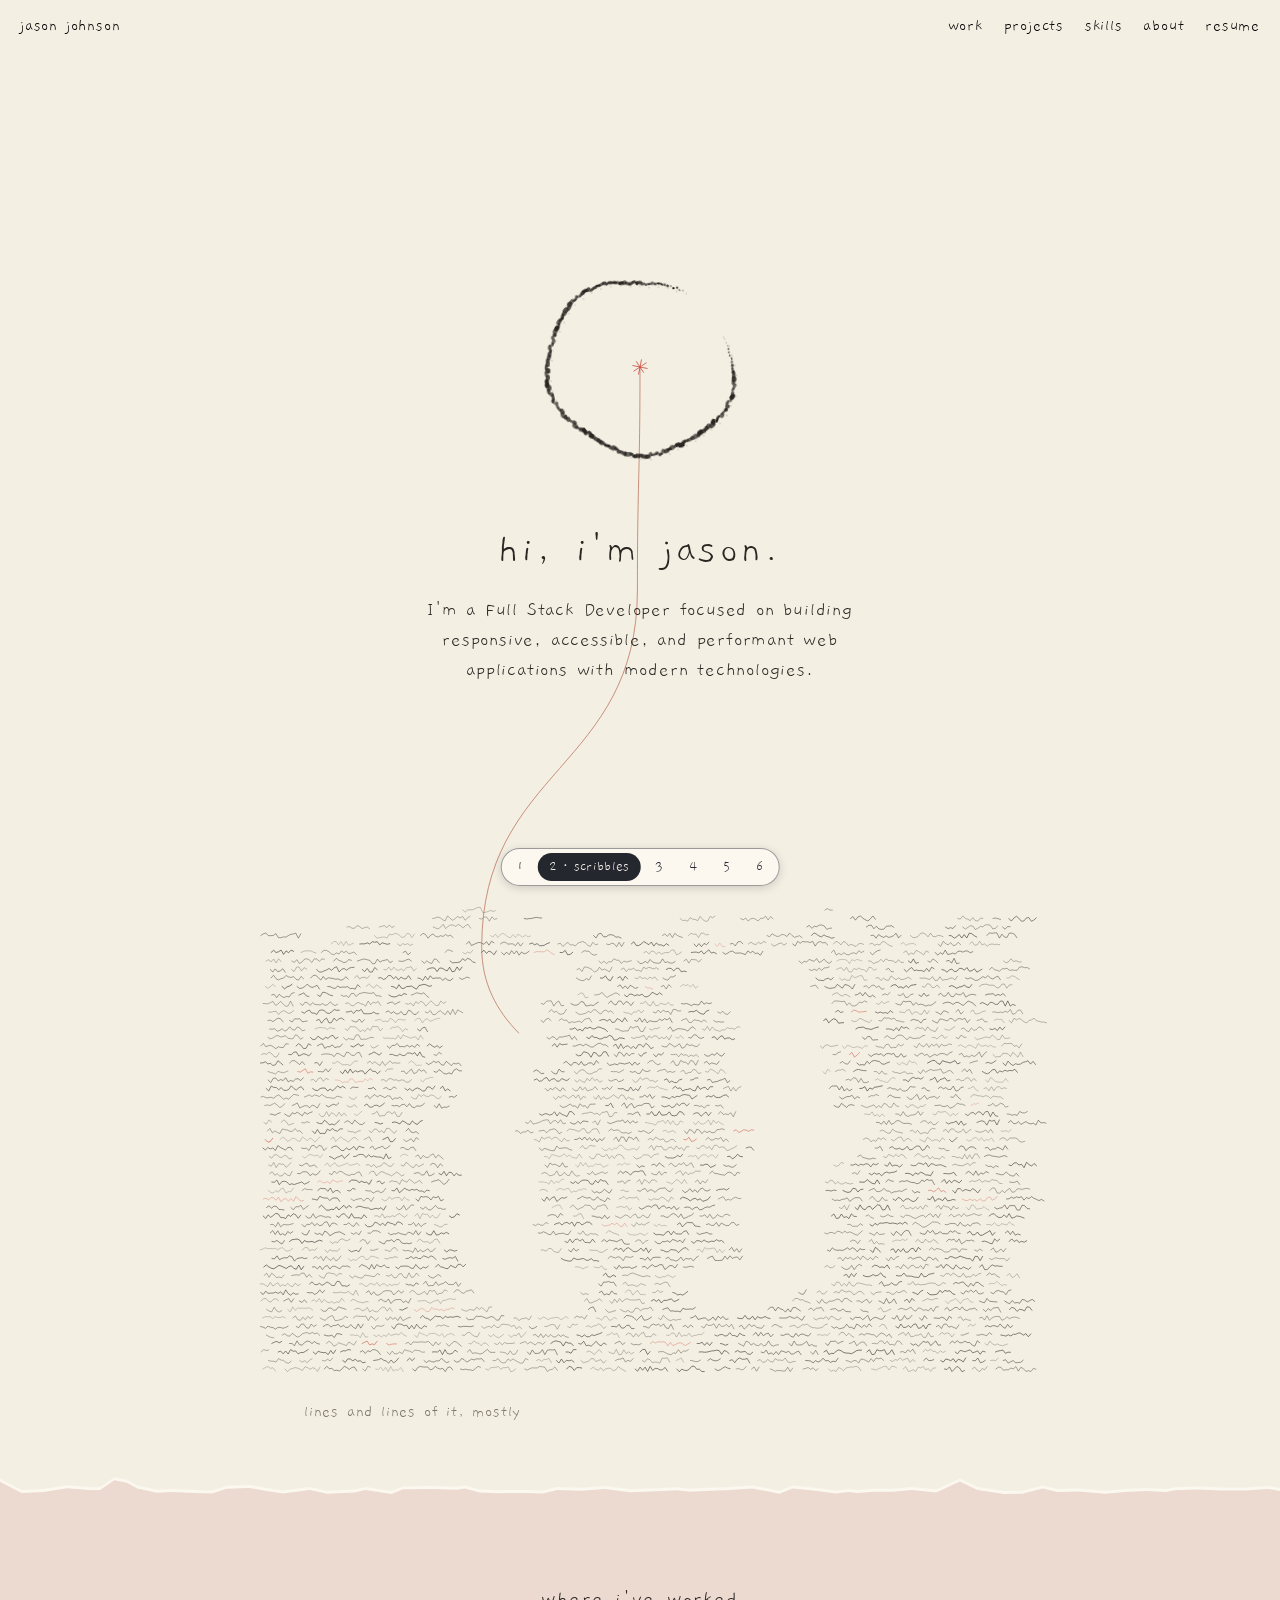
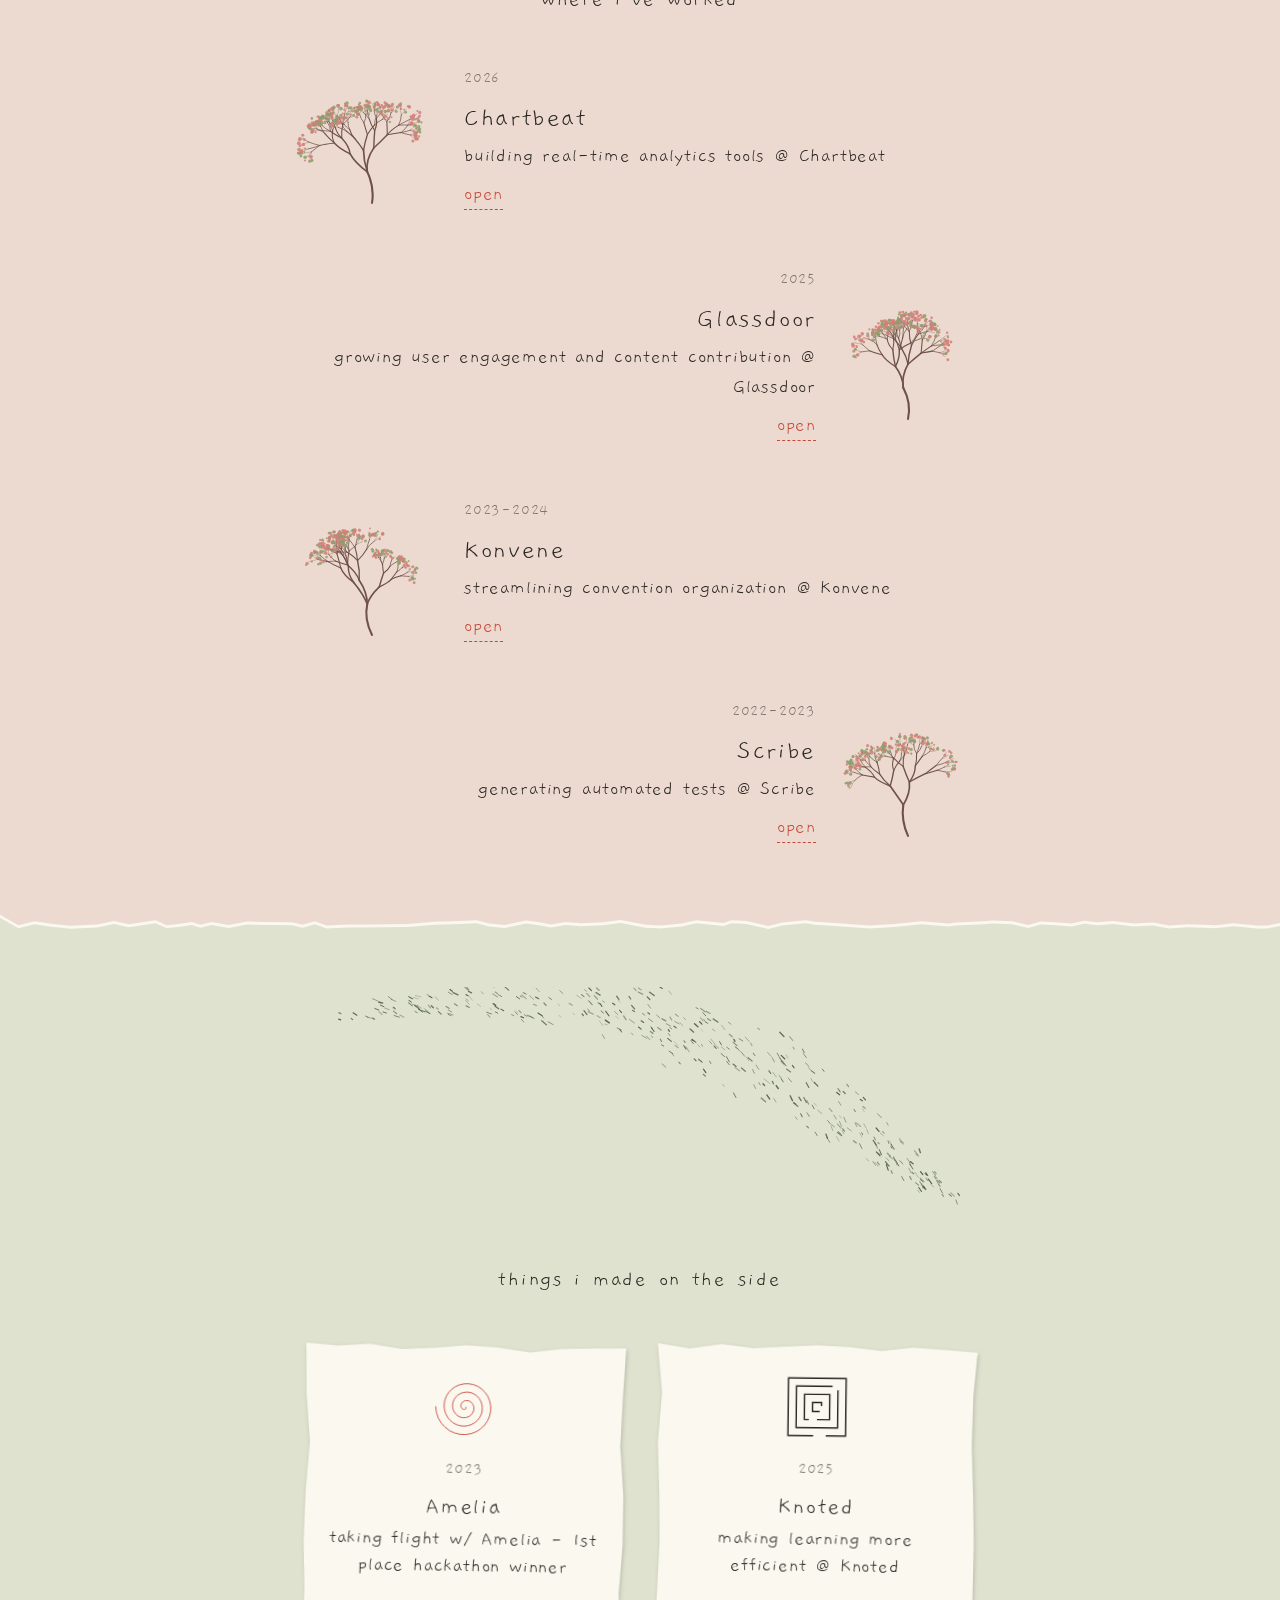
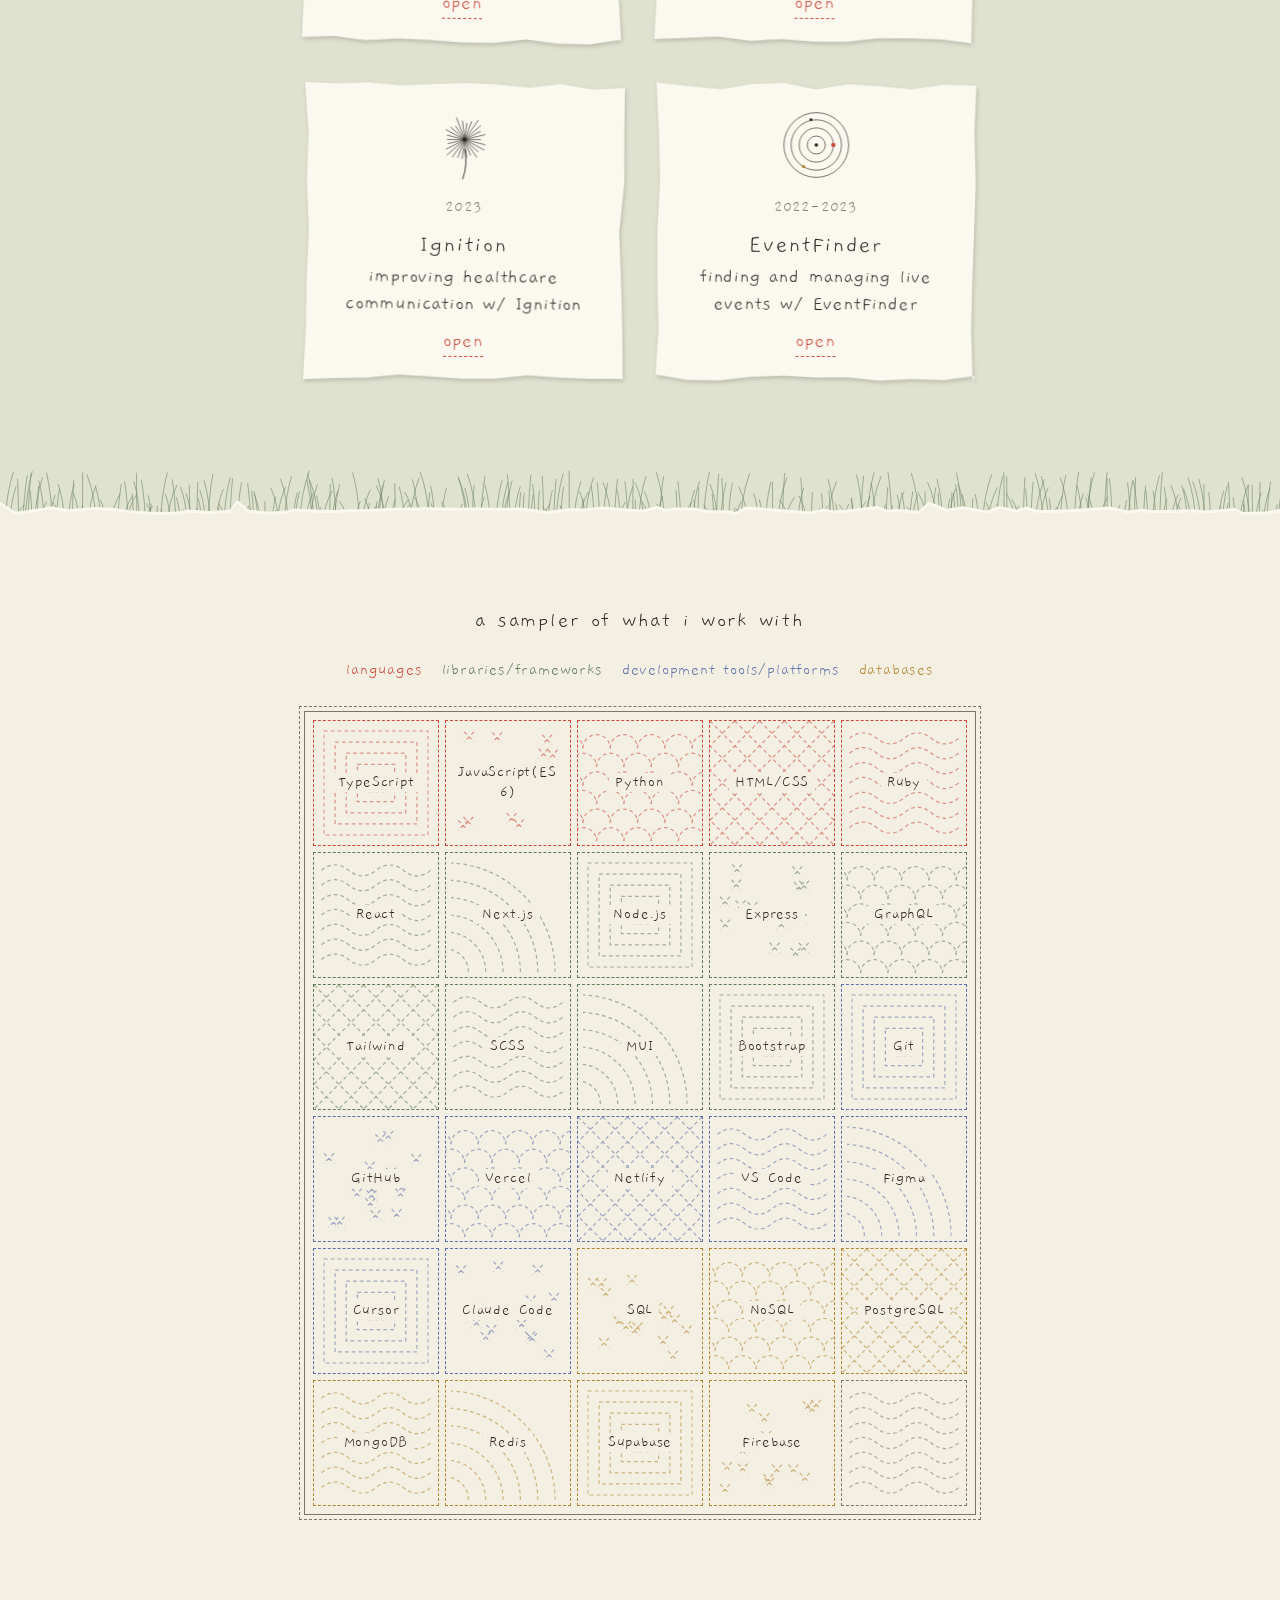
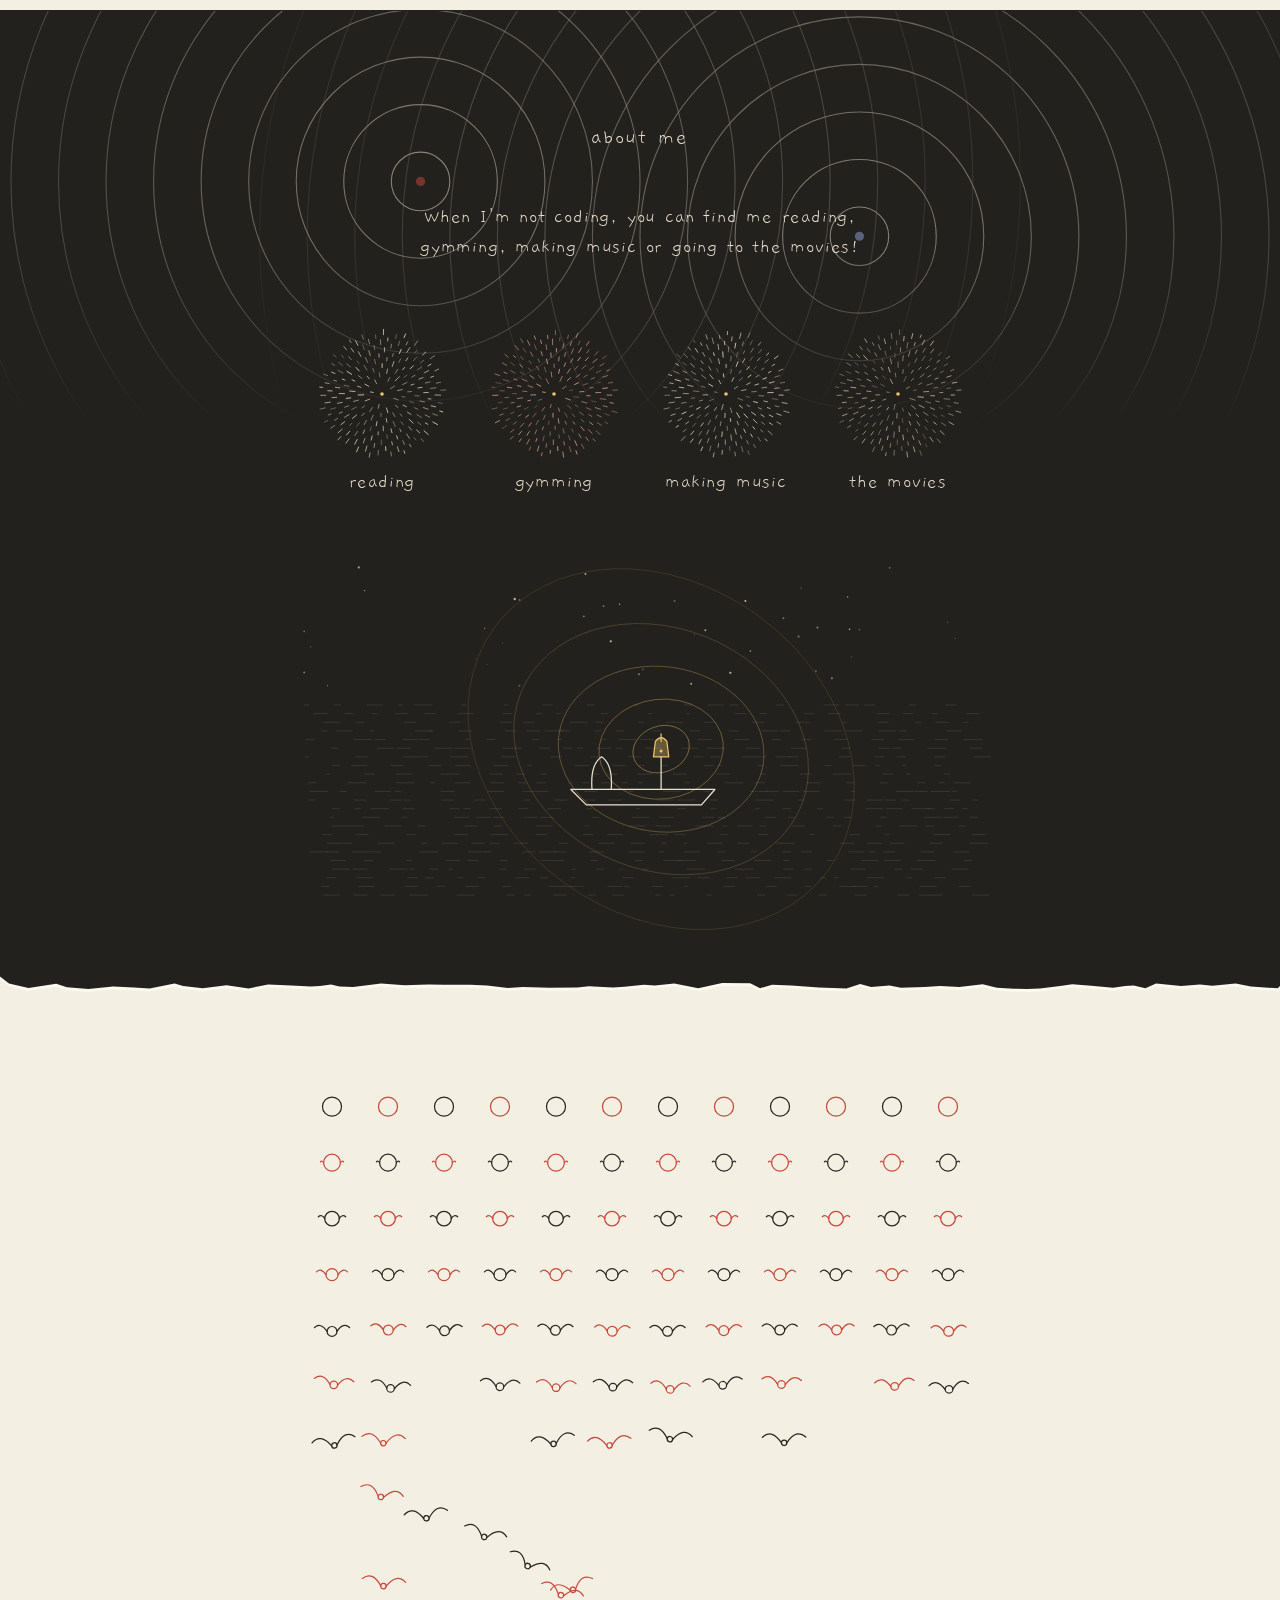
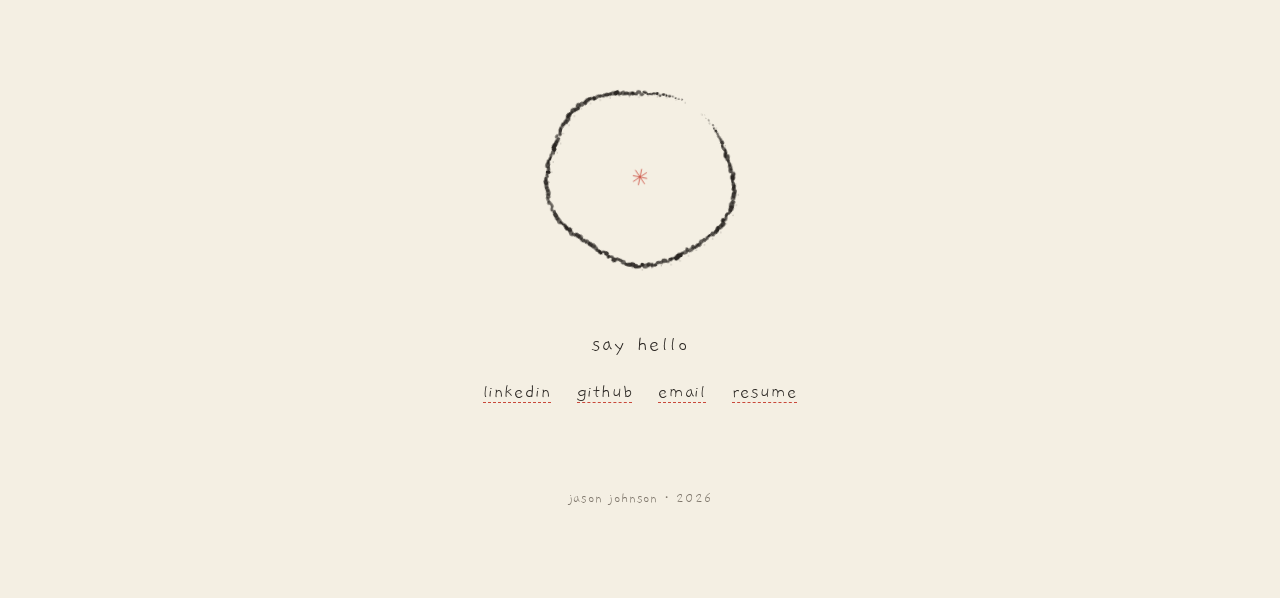
<file: scribble/index.html>
<!doctype html>
<html lang="en">
<head>
  <meta charset="utf-8">
  <meta name="viewport" content="width=device-width, initial-scale=1">
  <title>Jason Johnson — full stack developer</title>
  <meta name="description" content="Jason Johnson — full stack developer building responsive, accessible, and performant web applications.">
  <link rel="icon" href="data:image/svg+xml,%3Csvg xmlns='http://www.w3.org/2000/svg' viewBox='0 0 64 64'%3E%3Crect width='64' height='64' fill='%23f4efe3'/%3E%3Cpath d='M45 14A22 22 0 1 1 32 10' fill='none' stroke='%232a2622' stroke-width='5' stroke-linecap='round' stroke-dasharray='1 7'/%3E%3Cpath d='M32 27v10M27 32h10M28.5 28.5l7 7M35.5 28.5l-7 7' stroke='%23c9483a' stroke-width='1.5'/%3E%3C/svg%3E">
  <link rel="preconnect" href="https://fonts.googleapis.com">
  <link rel="preconnect" href="https://fonts.gstatic.com" crossorigin>
  <link href="https://fonts.googleapis.com/css2?family=Gaegu:wght@300;400&family=Newsreader:opsz,wght@6..72,300..500&display=swap" rel="stylesheet">
  <link rel="stylesheet" href="styles.css">
</head>
<body>

<header class="nav">
  <a href="#top">jason johnson</a>
  <nav aria-label="Sections">
    <a href="#work">work</a>
    <a href="#projects">projects</a>
    <a href="#skills">skills</a>
    <a href="#about">about</a>
    <a href="../resume.pdf" target="_blank" rel="noopener">resume</a>
  </nav>
</header>

<main id="top">
  <svg id="thread" aria-hidden="true"><path fill="none"/></svg>

  <!-- the circle -->
  <section class="hero">
    <svg class="enso" id="enso-top" viewBox="0 0 300 300" role="img" aria-label="An unclosed circle of ink marks with a small red star at its center"></svg>
    <h1>hi, i'm jason.</h1>
    <p class="lede">I'm a Full Stack Developer focused on building responsive, accessible, and performant web applications with modern technologies.</p>
  </section>

  <!-- a field of writing -->
  <section class="field">
    <canvas id="asemic" aria-hidden="true"></canvas>
    <div class="wrap">
      <p class="note">lines and lines of it, mostly</p>
    </div>
  </section>

  <!-- work -->
  <section class="band pink" id="work">
    <svg class="tear" aria-hidden="true"></svg>
    <div class="wrap">
      <h2>where i've worked</h2>
      <ol class="jobs" id="jobs"></ol>
    </div>
  </section>

  <!-- projects -->
  <section class="band green" id="projects">
    <svg class="tear" aria-hidden="true"></svg>
    <svg class="flock" id="flock" viewBox="0 0 700 260" aria-hidden="true"></svg>
    <div class="wrap">
      <h2>things i made on the side</h2>
      <ul class="scraps" id="scraps"></ul>
    </div>
    <svg class="grass" id="grass" viewBox="0 0 1000 90" preserveAspectRatio="none" aria-hidden="true"></svg>
  </section>

  <!-- skills -->
  <section class="band paper" id="skills">
    <svg class="tear" aria-hidden="true"></svg>
    <div class="wrap">
      <h2>a sampler of what i work with</h2>
      <ul class="legend" id="legend"></ul>
      <ul class="quilt" id="quilt"></ul>
    </div>
  </section>

  <!-- about, at night -->
  <section class="band dark" id="about">
    <svg class="tear" aria-hidden="true"></svg>
    <svg class="ripples" id="ripples" viewBox="0 0 700 420" preserveAspectRatio="xMidYMid slice" aria-hidden="true"></svg>
    <div class="wrap">
      <h2>about me</h2>
      <p class="lede">When I'm not coding, you can find me reading, gymming, making music or going to the movies!</p>
      <ul class="bursts" id="bursts"></ul>
      <svg class="boat" id="boat" viewBox="0 0 700 360" aria-hidden="true"></svg>
    </div>
  </section>

  <!-- hello -->
  <section class="band paper hello" id="contact">
    <svg class="tear" aria-hidden="true"></svg>
    <div class="wrap">
      <svg class="morph" id="morph" viewBox="0 0 600 470" aria-hidden="true"></svg>
      <svg class="enso" id="enso-end" viewBox="0 0 300 300" aria-hidden="true"></svg>
      <h2>say hello</h2>
      <ul class="links">
        <li><a href="https://linkedin.com/in/jasoncjohnson5" target="_blank" rel="noopener">linkedin</a></li>
        <li><a href="https://github.com/jaysenjonsin" target="_blank" rel="noopener">github</a></li>
        <li><a href="mailto:jasoncjohnson626@gmail.com">email</a></li>
        <li><a href="../resume.pdf" target="_blank" rel="noopener">resume</a></li>
      </ul>
      <footer>jason johnson · 2026</footer>
    </div>
  </section>
</main>

<nav class="flip" aria-label="Portfolio versions"><a href="../ink/" aria-label="1, brush ink">1<span> · brush ink</span></a><a href="../scribble/" aria-current="page" aria-label="2, scribbles">2<span> · scribbles</span></a><a href="../thread/" aria-label="3, pen line">3<span> · pen line</span></a><a href="../skills/" aria-label="4, skills ideas">4<span> · skills ideas</span></a><a href="../" aria-label="5, sunset to sea">5<span> · sunset to sea</span></a><a href="../side/" aria-label="6, side project ideas">6<span> · side project ideas</span></a></nav>

<dialog class="log" id="log" aria-labelledby="log-title">
  <button class="log-close" id="log-close" type="button" aria-label="Close">close ×</button>
  <p class="year" id="log-year"></p>
  <h2 id="log-title"></h2>
  <div class="carousel" id="carousel" hidden>
    <div class="frame" id="frame"></div>
    <div class="carousel-bar">
      <button type="button" id="prev" aria-label="Previous image">←</button>
      <span id="count" aria-live="polite"></span>
      <button type="button" id="next" aria-label="Next image">→</button>
    </div>
  </div>
  <p class="log-body" id="log-body"></p>
  <h3>technologies</h3>
  <ul class="tags" id="log-tech"></ul>
  <ul class="links" id="log-links"></ul>
</dialog>

<script src="../projects.js"></script>
<script src="main.js"></script>
</body>
</html>
</file>
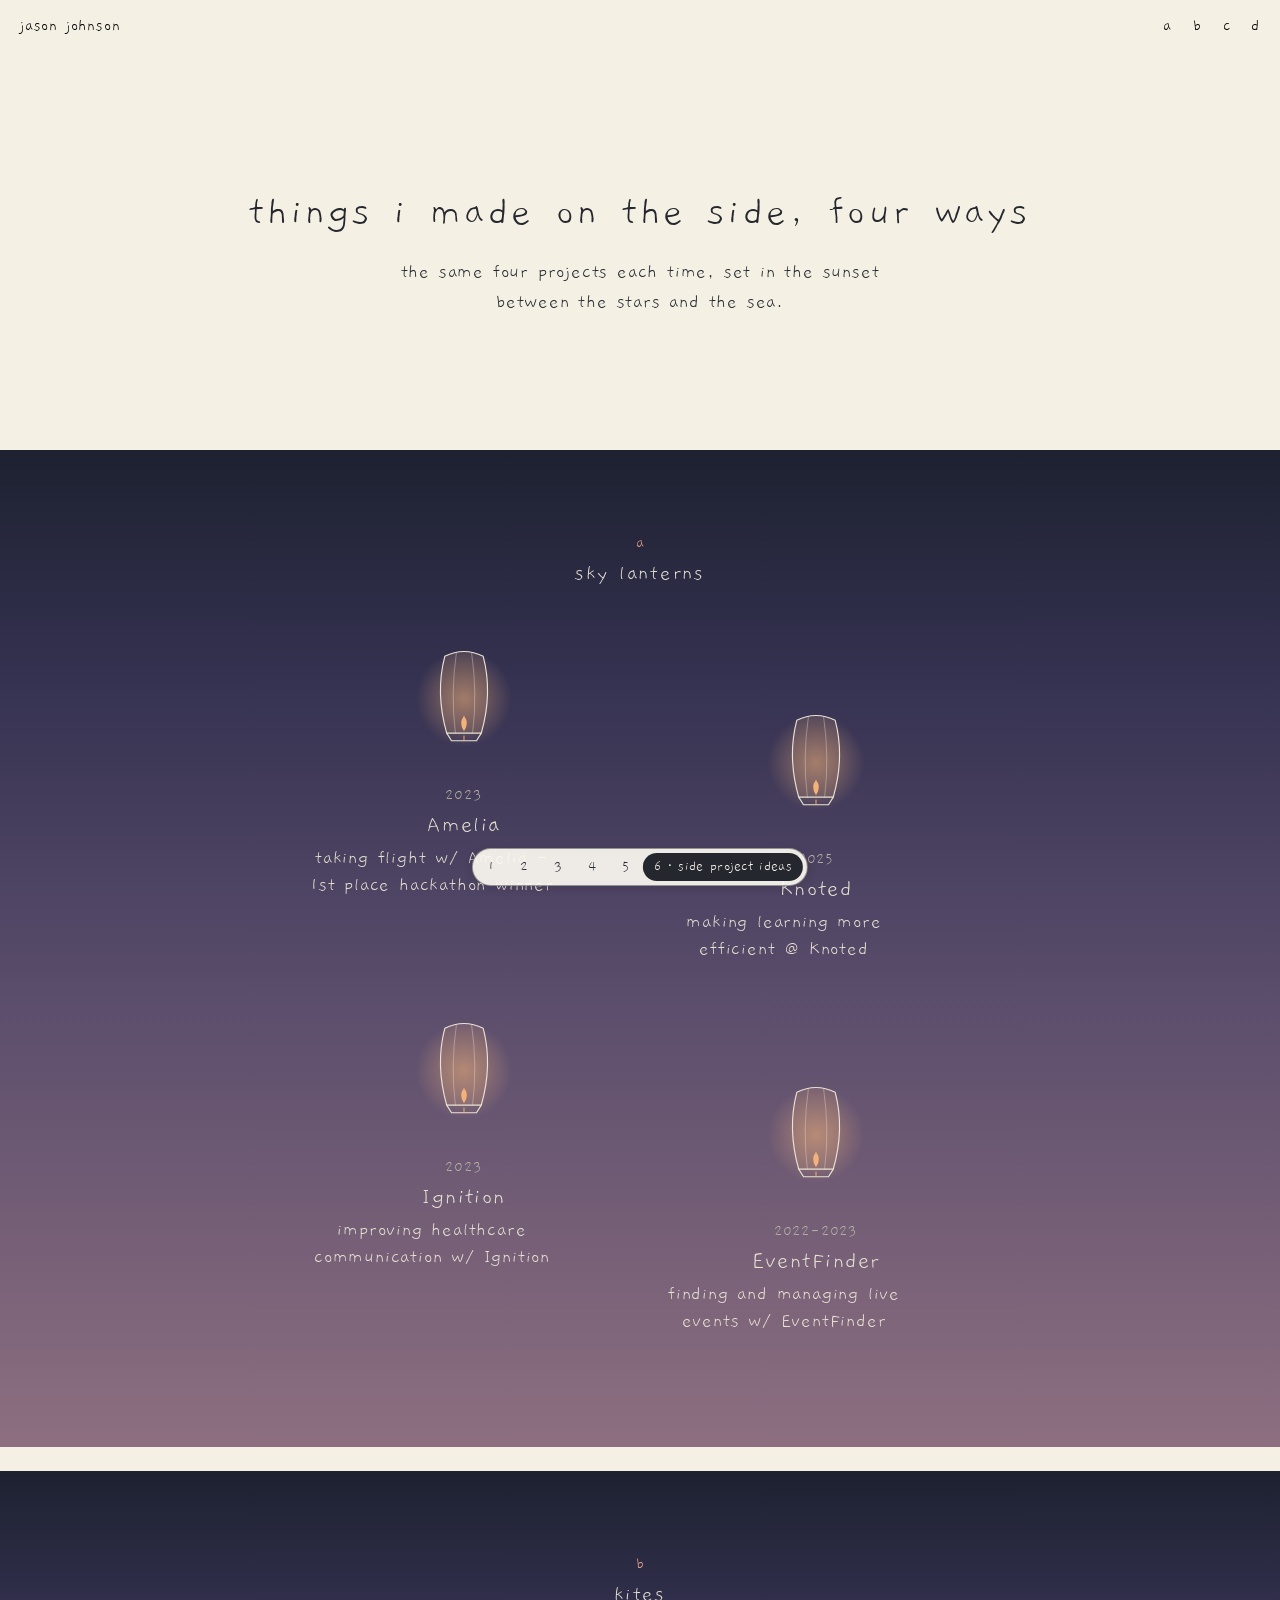
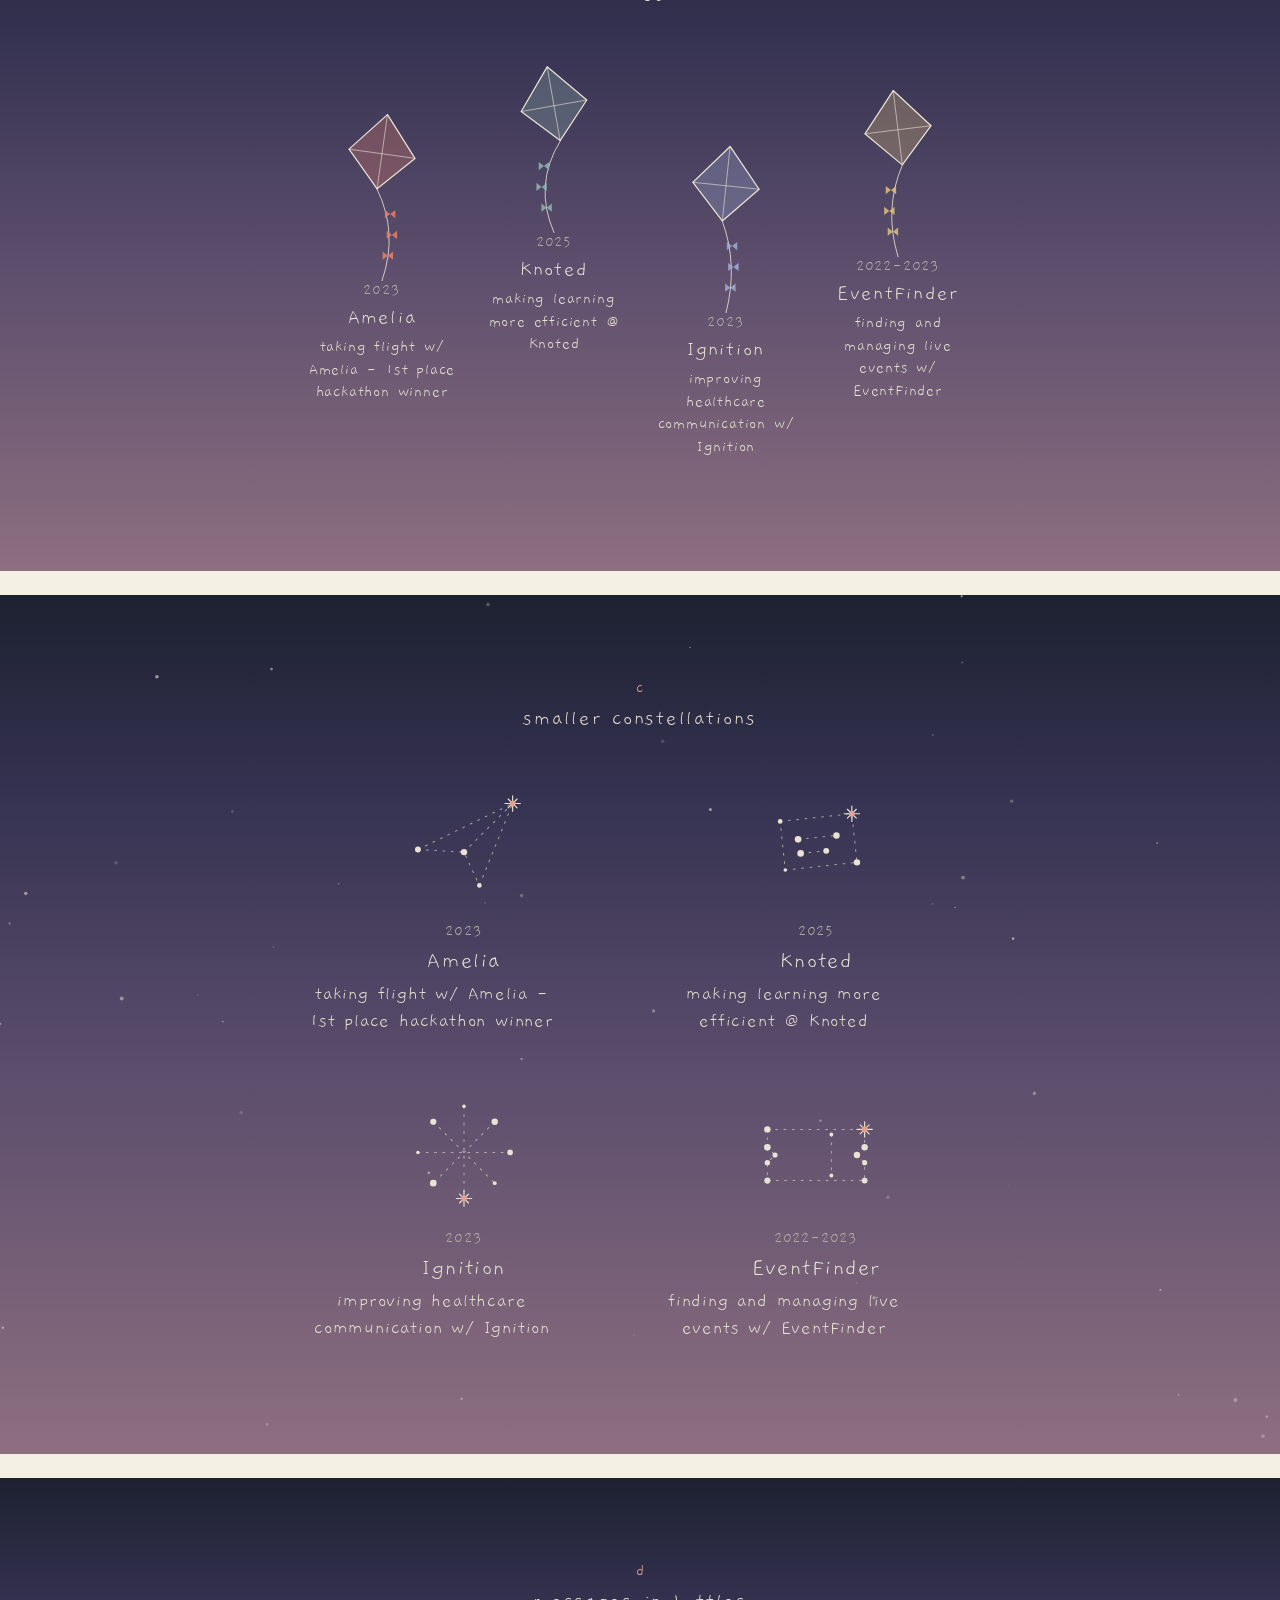
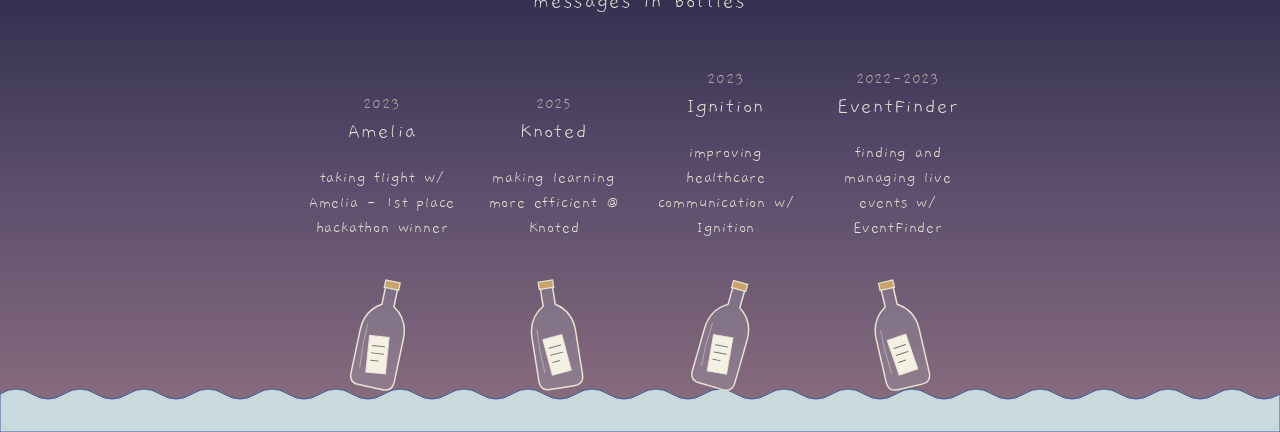
<file: side/index.html>
<!doctype html>
<html lang="en">
<head>
  <meta charset="utf-8">
  <meta name="viewport" content="width=device-width, initial-scale=1">
  <title>Jason Johnson — side projects, four ways</title>
  <meta name="description" content="Four hand-drawn ideas for showing the side projects in the sunset sky of Jason Johnson's portfolio.">
  <link rel="icon" href="data:image/svg+xml,%3Csvg xmlns='http://www.w3.org/2000/svg' viewBox='0 0 64 64'%3E%3Crect width='64' height='64' fill='%23f5f0e4'/%3E%3Cpath d='M22 14h26M38 14v26a11 11 0 0 1-22 0v-3' fill='none' stroke='%2325272e' stroke-width='4' stroke-linecap='round'/%3E%3Ccircle cx='27' cy='27' r='3' fill='%23d1492e'/%3E%3C/svg%3E">
  <link rel="preconnect" href="https://fonts.googleapis.com">
  <link rel="preconnect" href="https://fonts.gstatic.com" crossorigin>
  <link href="https://fonts.googleapis.com/css2?family=Gaegu:wght@300;400&family=Newsreader:opsz,wght@6..72,300..500&display=swap" rel="stylesheet">
  <link rel="stylesheet" href="../thread/styles.css">
  <link rel="stylesheet" href="styles.css">
</head>
<body>

<header class="nav">
  <a href="../">jason johnson</a>
  <nav aria-label="Ideas">
    <a href="#lanterns">a</a>
    <a href="#kites">b</a>
    <a href="#figures">c</a>
    <a href="#bottles">d</a>
  </nav>
</header>

<main id="top">
  <section class="intro">
    <h1>things i made on the side, four ways</h1>
    <p class="lede">the same four projects each time, set in the sunset between the stars and the sea.</p>
  </section>

  <section class="dusk" id="lanterns">
    <div class="wrap">
      <p class="tag-letter">a</p>
      <h2>sky lanterns</h2>
      <ul class="lanterns" id="lanterns-art"></ul>
    </div>
  </section>

  <section class="dusk" id="kites">
    <div class="wrap">
      <p class="tag-letter">b</p>
      <h2>kites</h2>
      <ul class="kites" id="kites-art"></ul>
    </div>
  </section>

  <section class="dusk" id="figures">
    <svg class="dust" id="dust" viewBox="0 0 1000 800" preserveAspectRatio="xMidYMid slice" aria-hidden="true"></svg>
    <div class="wrap">
      <p class="tag-letter">c</p>
      <h2>smaller constellations</h2>
      <ul class="figures" id="figures-art"></ul>
    </div>
  </section>

  <section class="dusk shore" id="bottles">
    <div class="wrap">
      <p class="tag-letter">d</p>
      <h2>messages in bottles</h2>
      <ul class="bottles" id="bottles-art"></ul>
    </div>
    <svg class="waterline" viewBox="0 0 1200 60" preserveAspectRatio="none" aria-hidden="true"><path d="M0 22q15 -10 30 0t30 0 30 0 30 0 30 0 30 0 30 0 30 0 30 0 30 0 30 0 30 0 30 0 30 0 30 0 30 0 30 0 30 0 30 0 30 0 30 0 30 0 30 0 30 0 30 0 30 0 30 0 30 0 30 0 30 0 30 0 30 0 30 0 30 0 30 0 30 0 30 0 30 0 30 0 30 0V60H0Z" fill="#c8dadd" stroke="#3c5a94" stroke-width="1" vector-effect="non-scaling-stroke"/></svg>
  </section>
</main>

<nav class="flip" aria-label="Portfolio versions"><a href="../ink/" aria-label="1, brush ink">1<span> · brush ink</span></a><a href="../scribble/" aria-label="2, scribbles">2<span> · scribbles</span></a><a href="../thread/" aria-label="3, pen line">3<span> · pen line</span></a><a href="../skills/" aria-label="4, skills ideas">4<span> · skills ideas</span></a><a href="../" aria-label="5, sunset to sea">5<span> · sunset to sea</span></a><a href="../side/" aria-current="page" aria-label="6, side project ideas">6<span> · side project ideas</span></a></nav>

<script src="../projects.js"></script>
<script src="main.js"></script>
</body>
</html>
</file>
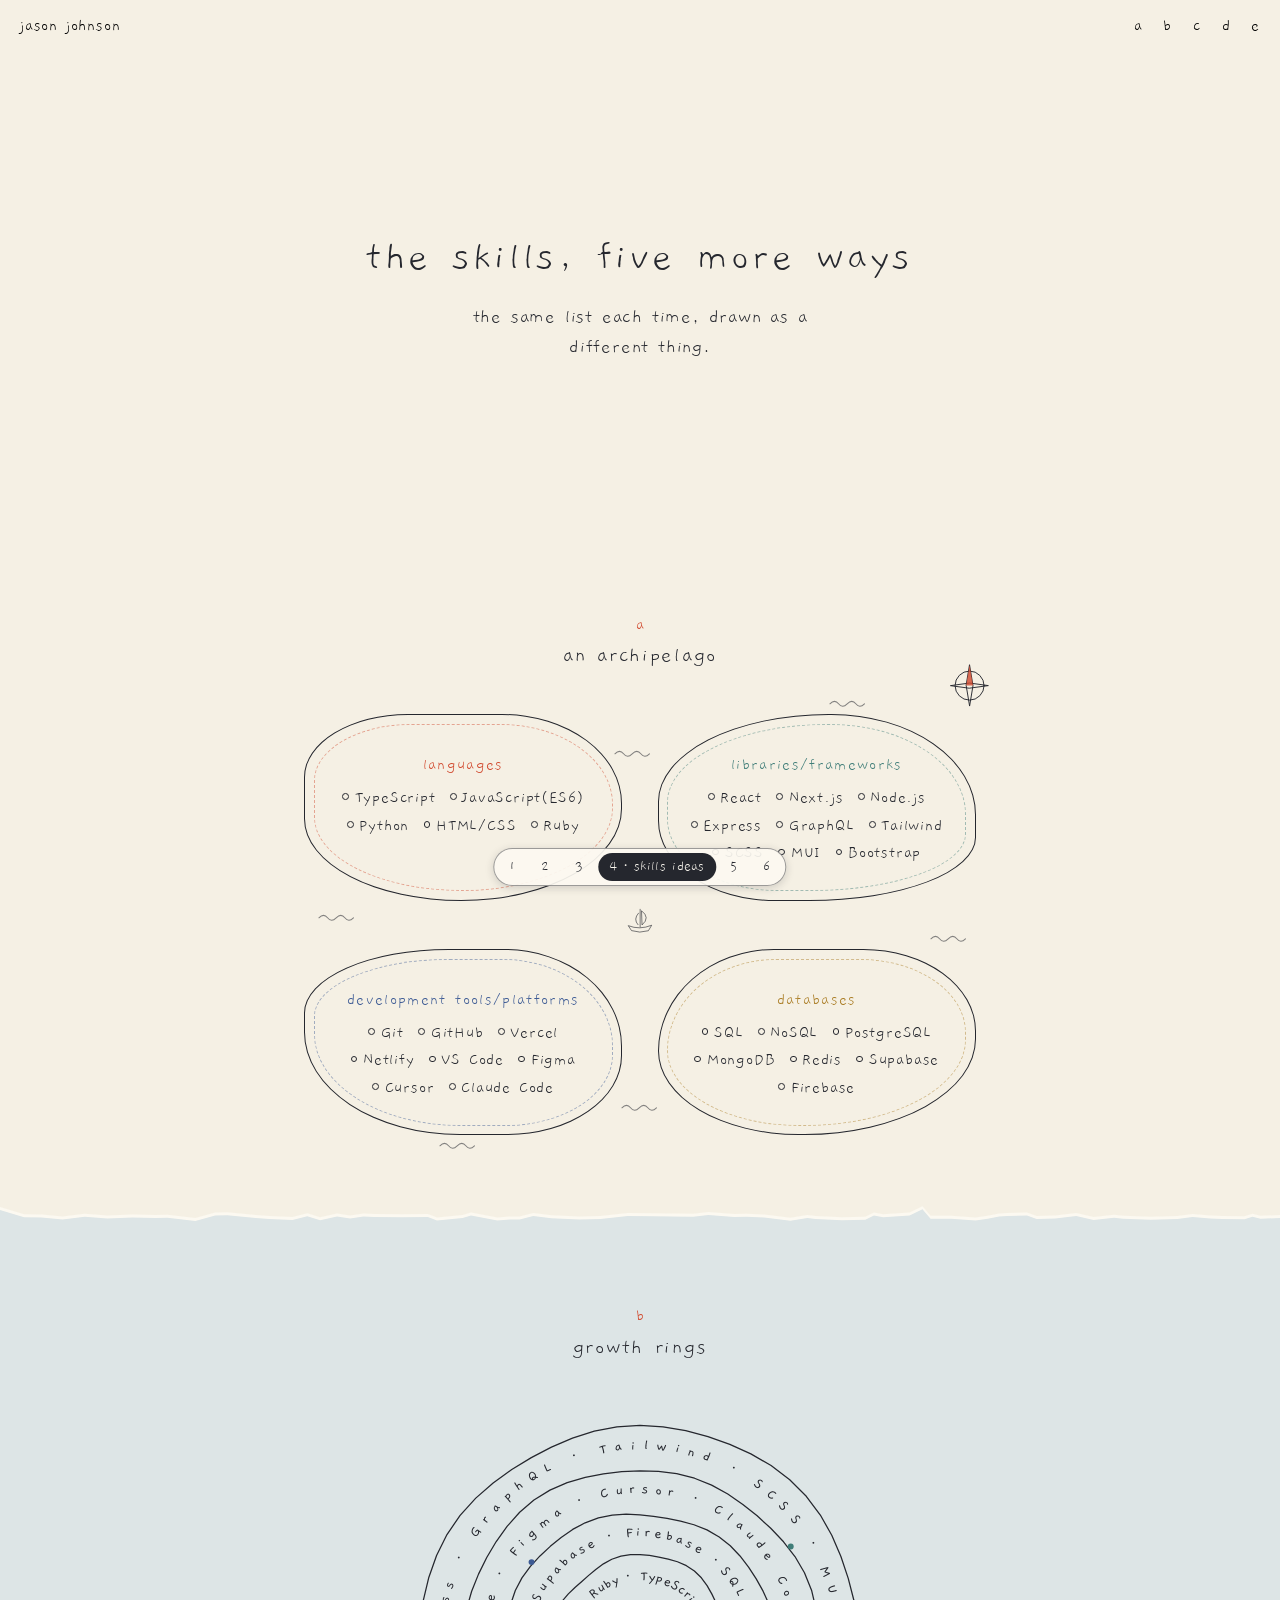
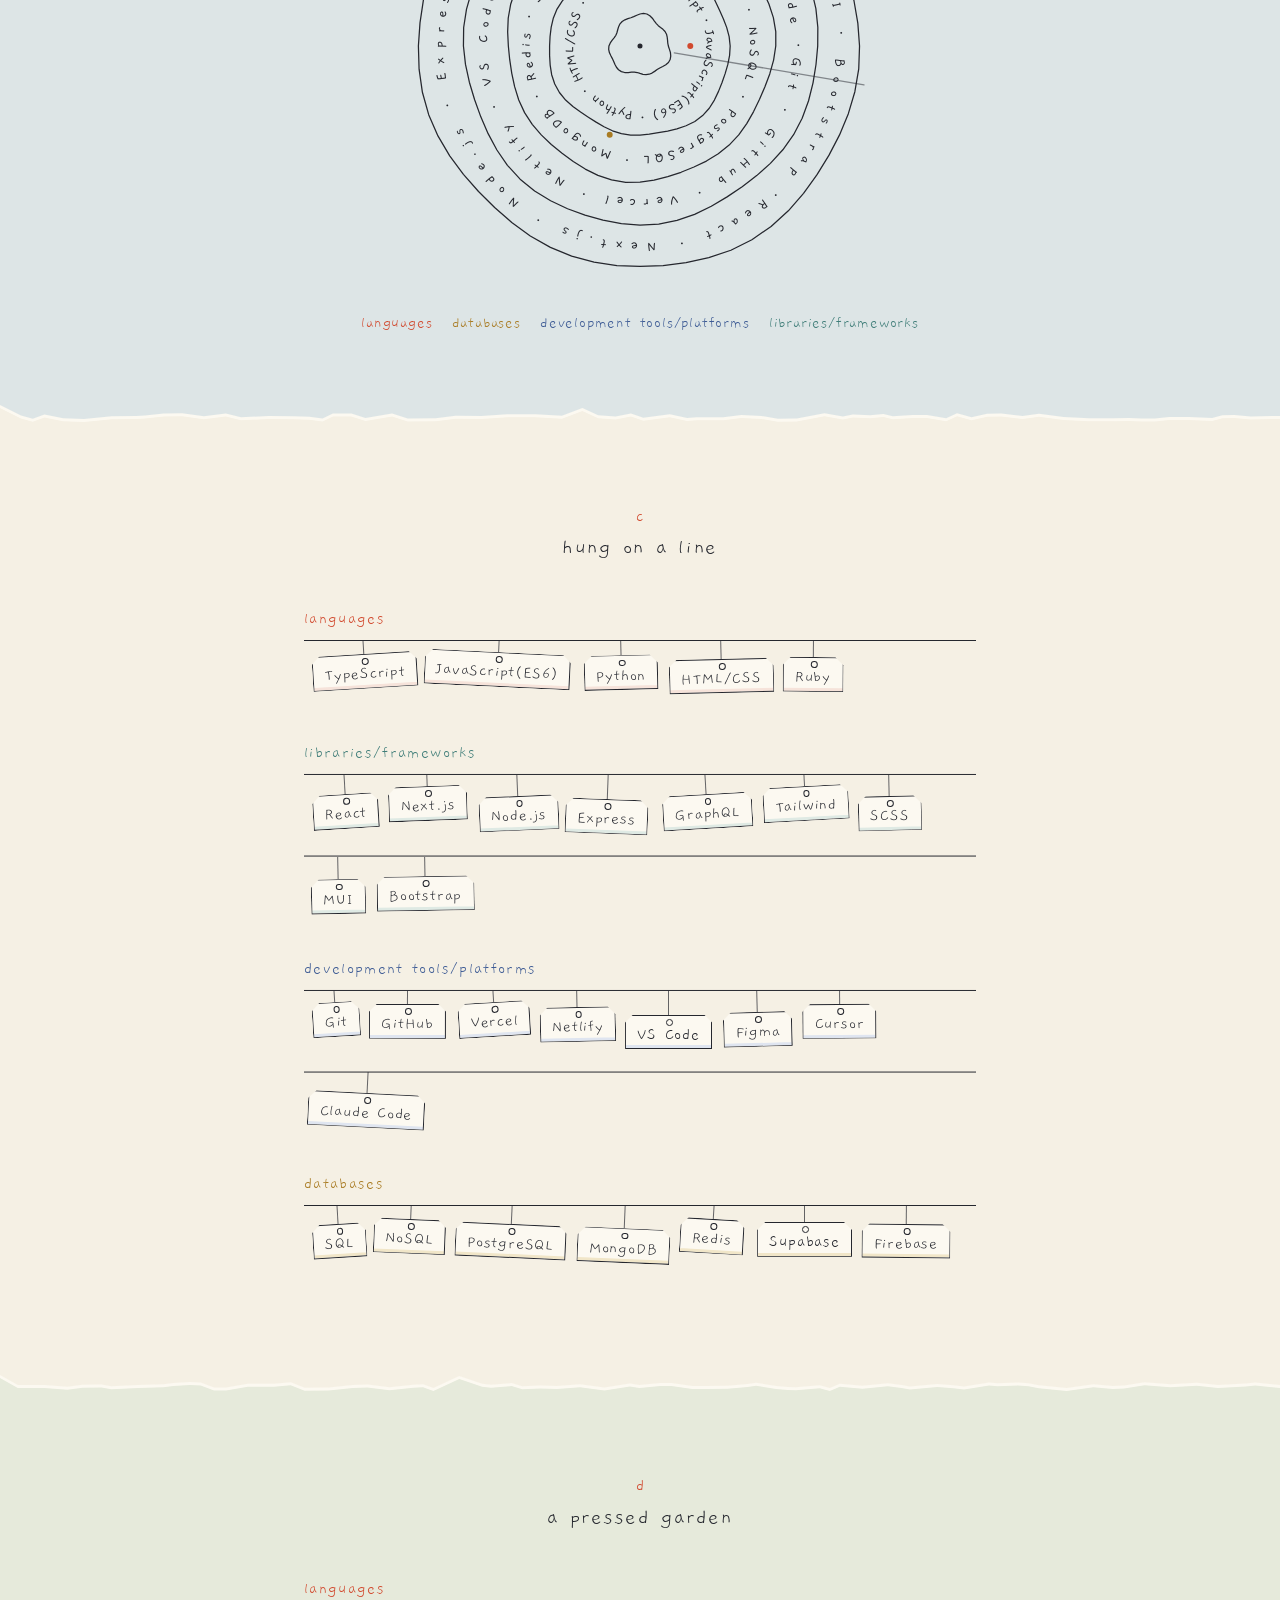
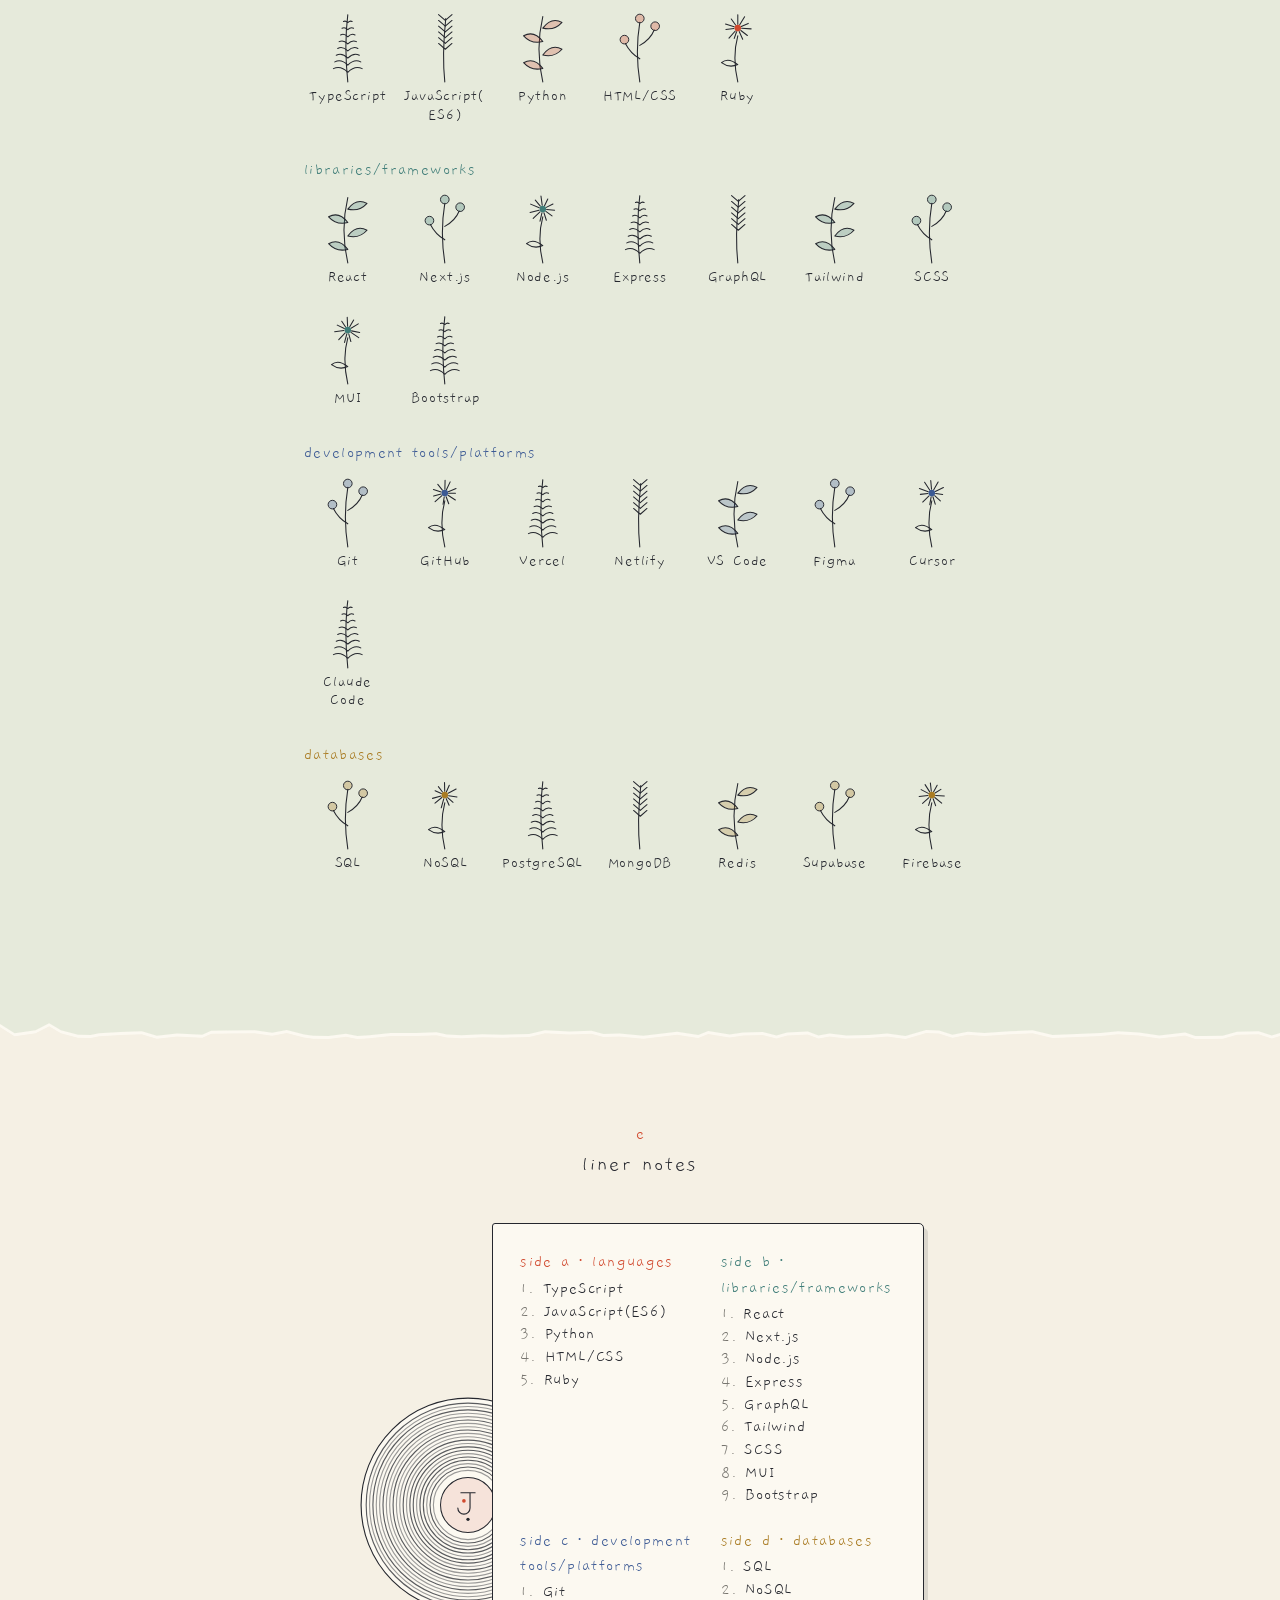
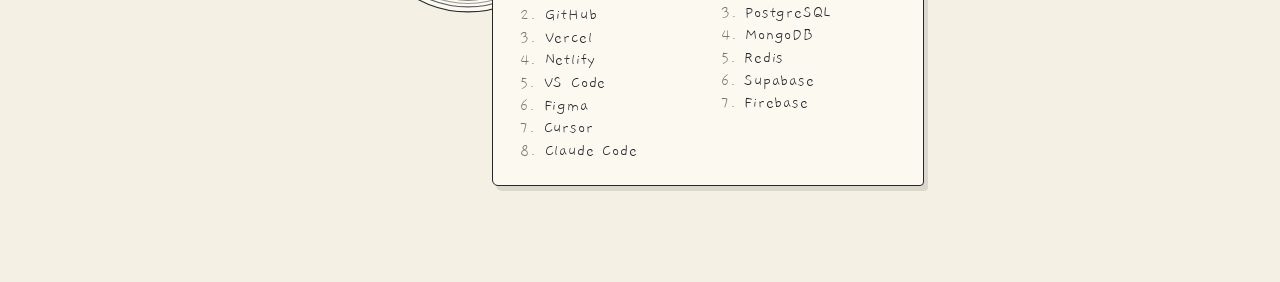
<file: skills/index.html>
<!doctype html>
<html lang="en">
<head>
  <meta charset="utf-8">
  <meta name="viewport" content="width=device-width, initial-scale=1">
  <title>Jason Johnson — skills, five ways</title>
  <meta name="description" content="Five hand-drawn ideas for presenting the skills section of Jason Johnson's portfolio.">
  <link rel="icon" href="data:image/svg+xml,%3Csvg xmlns='http://www.w3.org/2000/svg' viewBox='0 0 64 64'%3E%3Crect width='64' height='64' fill='%23f5f0e4'/%3E%3Cpath d='M22 14h26M38 14v26a11 11 0 0 1-22 0v-3' fill='none' stroke='%2325272e' stroke-width='4' stroke-linecap='round'/%3E%3Ccircle cx='27' cy='27' r='3' fill='%23d1492e'/%3E%3C/svg%3E">
  <link rel="preconnect" href="https://fonts.googleapis.com">
  <link rel="preconnect" href="https://fonts.gstatic.com" crossorigin>
  <link href="https://fonts.googleapis.com/css2?family=Gaegu:wght@300;400&family=Newsreader:opsz,wght@6..72,300..500&display=swap" rel="stylesheet">
  <link rel="stylesheet" href="../thread/styles.css">
  <link rel="stylesheet" href="styles.css">
</head>
<body>

<header class="nav">
  <a href="../thread/">jason johnson</a>
  <nav aria-label="Ideas">
    <a href="#isles">a</a>
    <a href="#rings">b</a>
    <a href="#line">c</a>
    <a href="#garden">d</a>
    <a href="#record">e</a>
  </nav>
</header>

<main id="top">
  <section class="intro">
    <h1>the skills, five more ways</h1>
    <p class="lede">the same list each time, drawn as a different thing.</p>
  </section>

  <section class="band paper idea" id="isles">
    <div class="wrap">
      <p class="tag-letter">a</p>
      <h2>an archipelago</h2>
      <div class="isles" id="isles-art"></div>
    </div>
  </section>

  <section class="band blue idea" id="rings">
    <svg class="tear" aria-hidden="true"></svg>
    <div class="wrap">
      <p class="tag-letter">b</p>
      <h2>growth rings</h2>
      <svg class="rings" id="rings-art" viewBox="0 0 420 420" role="img"></svg>
      <ul class="legend" id="rings-legend"></ul>
    </div>
  </section>

  <section class="band paper idea" id="line">
    <svg class="tear" aria-hidden="true"></svg>
    <div class="wrap">
      <p class="tag-letter">c</p>
      <h2>hung on a line</h2>
      <div id="line-art"></div>
    </div>
  </section>

  <section class="band spring idea" id="garden">
    <svg class="tear" aria-hidden="true"></svg>
    <div class="wrap">
      <p class="tag-letter">d</p>
      <h2>a pressed garden</h2>
      <div id="garden-art"></div>
    </div>
  </section>

  <section class="band paper idea" id="record">
    <svg class="tear" aria-hidden="true"></svg>
    <div class="wrap">
      <p class="tag-letter">e</p>
      <h2>liner notes</h2>
      <div class="album">
        <svg class="disc" id="disc" viewBox="0 0 220 220" aria-hidden="true"></svg>
        <div class="sleeve" id="sleeve"></div>
      </div>
    </div>
  </section>
</main>

<nav class="flip" aria-label="Portfolio versions"><a href="../ink/" aria-label="1, brush ink">1<span> · brush ink</span></a><a href="../scribble/" aria-label="2, scribbles">2<span> · scribbles</span></a><a href="../thread/" aria-label="3, pen line">3<span> · pen line</span></a><a href="../skills/" aria-current="page" aria-label="4, skills ideas">4<span> · skills ideas</span></a><a href="../" aria-label="5, sunset to sea">5<span> · sunset to sea</span></a><a href="../side/" aria-label="6, side project ideas">6<span> · side project ideas</span></a></nav>

<script src="../projects.js"></script>
<script src="main.js"></script>
</body>
</html>
</file>
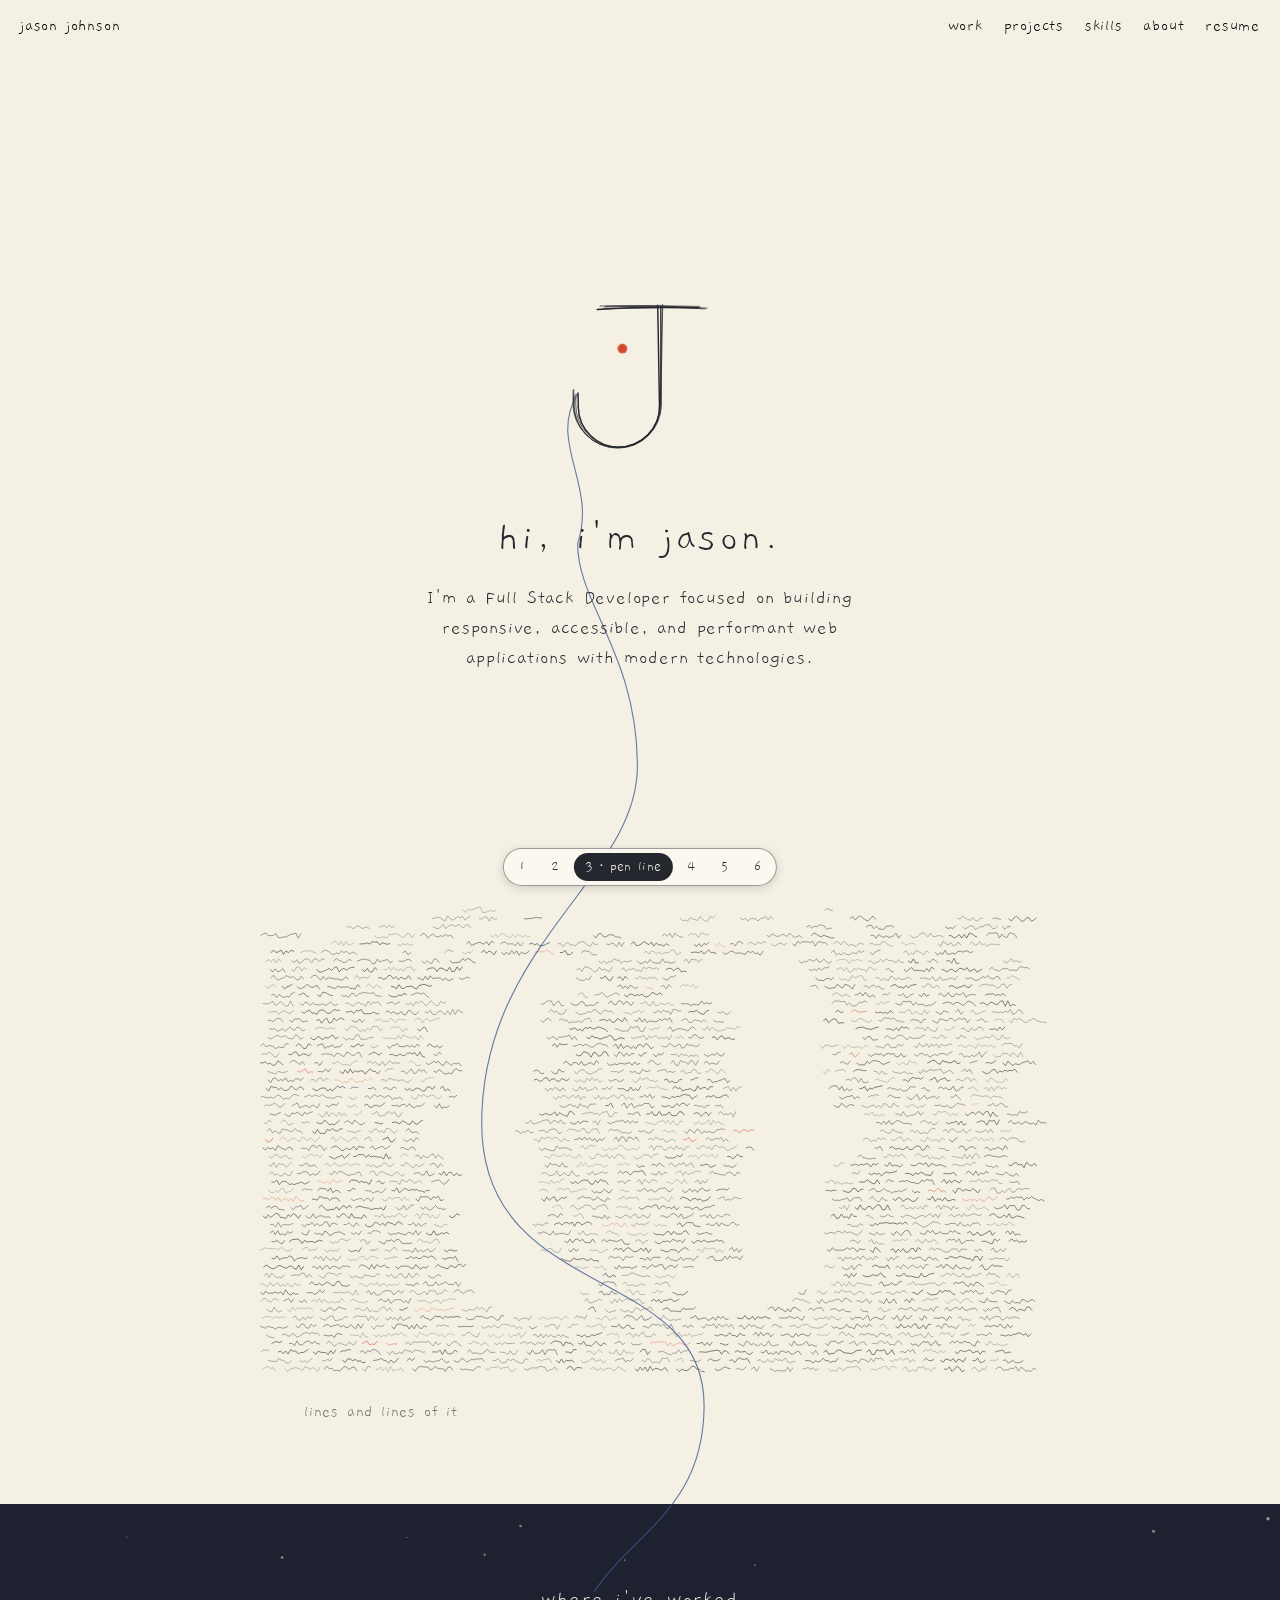
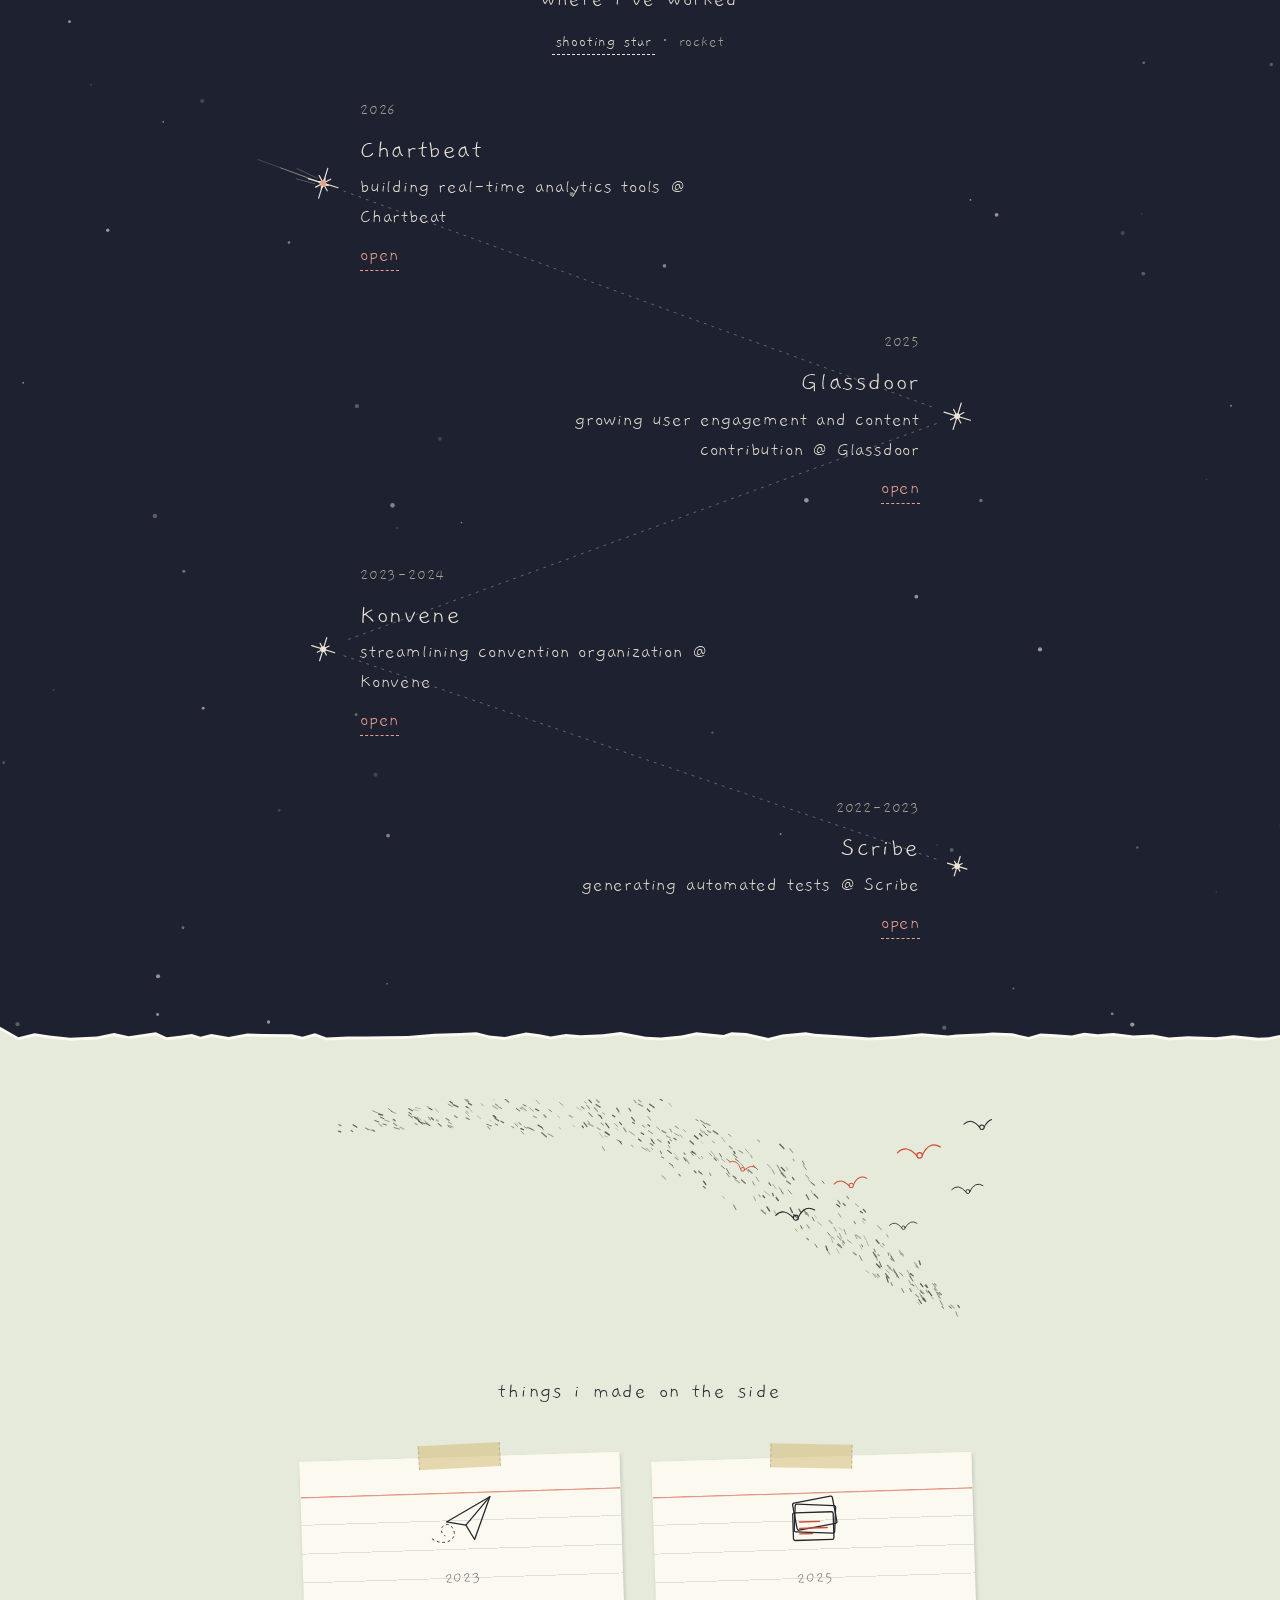
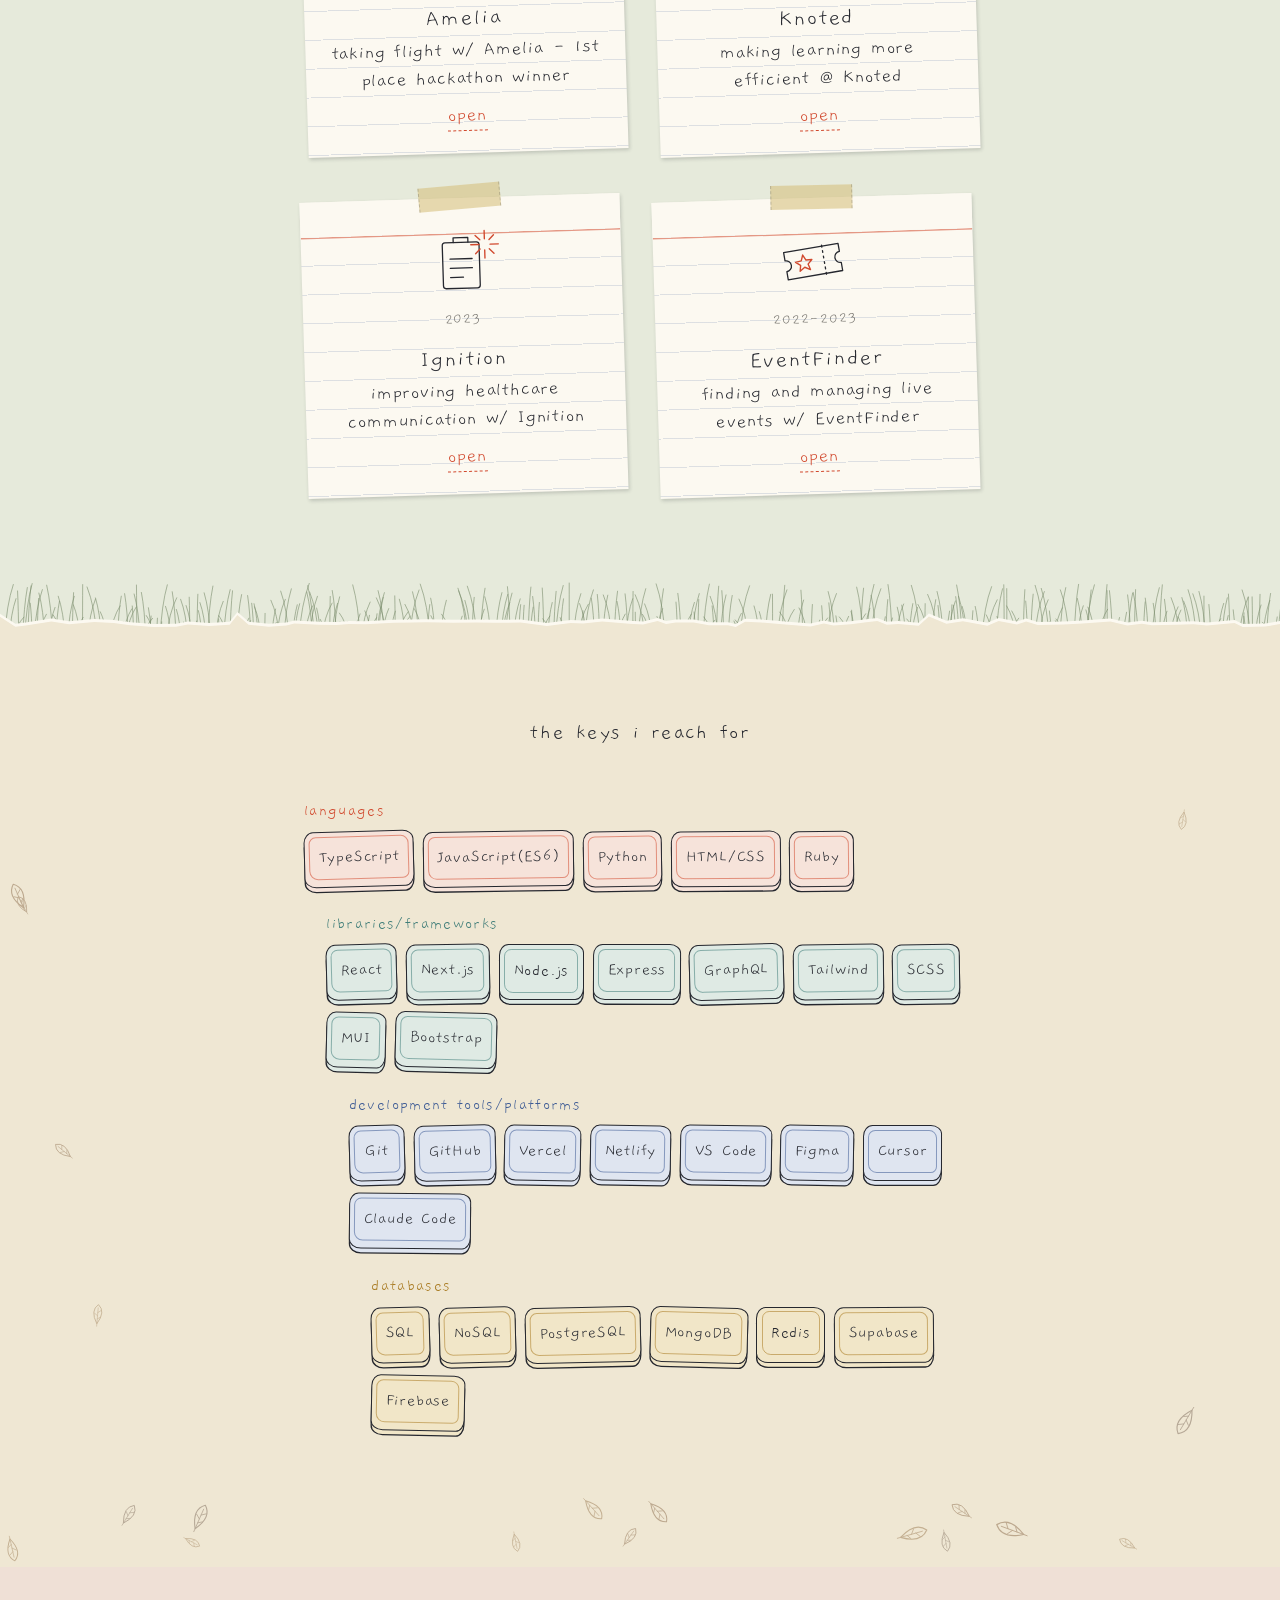
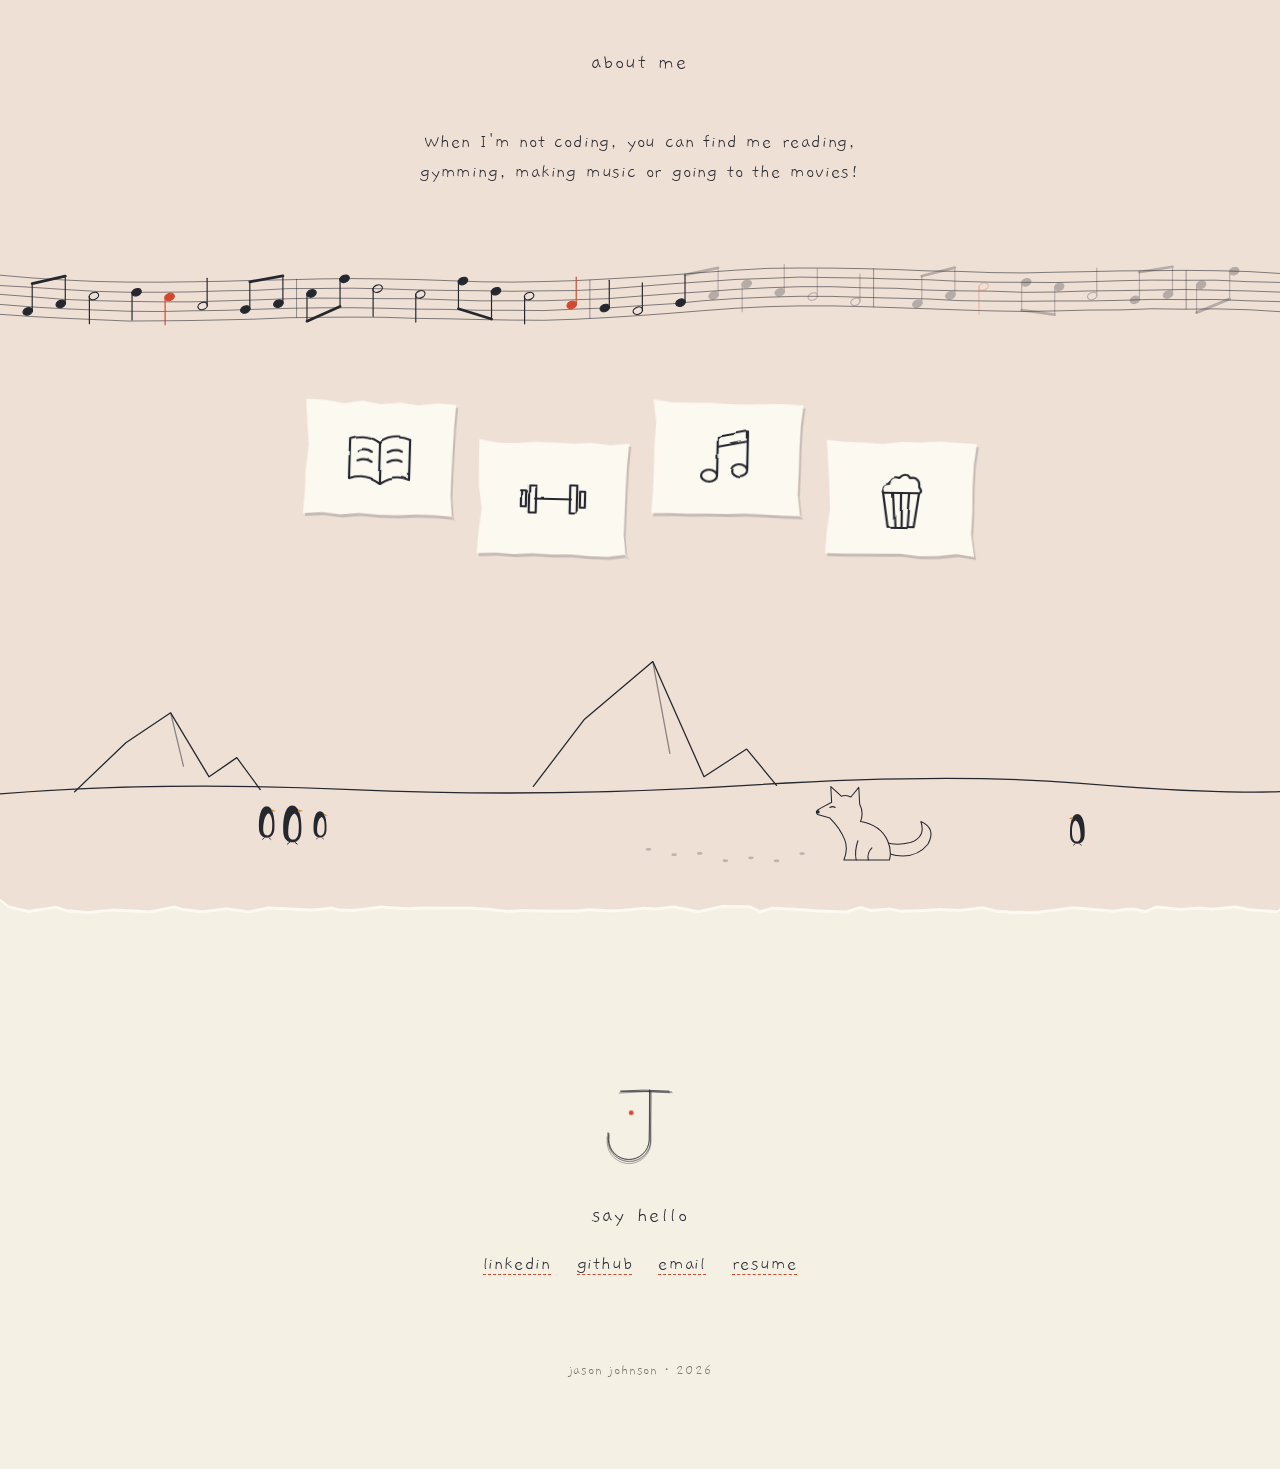
<file: thread/index.html>
<!doctype html>
<html lang="en">
<head>
  <meta charset="utf-8">
  <meta name="viewport" content="width=device-width, initial-scale=1">
  <title>Jason Johnson — full stack developer</title>
  <meta name="description" content="Jason Johnson — full stack developer building responsive, accessible, and performant web applications.">
  <link rel="icon" href="data:image/svg+xml,%3Csvg xmlns='http://www.w3.org/2000/svg' viewBox='0 0 64 64'%3E%3Crect width='64' height='64' fill='%23f5f0e4'/%3E%3Cpath d='M22 14h26M38 14v26a11 11 0 0 1-22 0v-3' fill='none' stroke='%2325272e' stroke-width='4' stroke-linecap='round'/%3E%3Ccircle cx='27' cy='27' r='3' fill='%23d1492e'/%3E%3C/svg%3E">
  <link rel="preconnect" href="https://fonts.googleapis.com">
  <link rel="preconnect" href="https://fonts.gstatic.com" crossorigin>
  <link href="https://fonts.googleapis.com/css2?family=Gaegu:wght@300;400&family=Newsreader:opsz,wght@6..72,300..500&display=swap" rel="stylesheet">
  <link rel="stylesheet" href="styles.css">
</head>
<body>

<svg class="defs" width="0" height="0" aria-hidden="true" focusable="false">
  <defs>
    <filter id="rough" x="-10%" y="-10%" width="120%" height="120%">
      <feTurbulence type="fractalNoise" baseFrequency="0.035" numOctaves="2" seed="4" result="n"/>
      <feDisplacementMap in="SourceGraphic" in2="n" scale="3"/>
    </filter>
  </defs>
</svg>

<header class="nav">
  <a href="#top">jason johnson</a>
  <nav aria-label="Sections">
    <a href="#work">work</a>
    <a href="#projects">projects</a>
    <a href="#skills">skills</a>
    <a href="#about">about</a>
    <a href="../resume.pdf" target="_blank" rel="noopener">resume</a>
  </nav>
</header>

<main id="top">
  <svg id="thread" aria-hidden="true"><path fill="none"/></svg>

  <!-- the mark -->
  <section class="hero">
    <svg class="mark" id="mark-top" viewBox="0 0 280 270" role="img" aria-label="A hand-sketched letter J with a small red dot"></svg>
    <h1>hi, i'm jason.</h1>
    <p class="lede">I'm a Full Stack Developer focused on building responsive, accessible, and performant web applications with modern technologies.</p>
  </section>

  <!-- a field of writing -->
  <section class="field">
    <canvas id="asemic" aria-hidden="true"></canvas>
    <div class="wrap">
      <p class="note">lines and lines of it</p>
    </div>
  </section>

  <!-- work -->
  <section class="band night" id="work">
    <svg class="tear" aria-hidden="true"></svg>
    <svg class="dust" id="dust" viewBox="0 0 1000 800" preserveAspectRatio="xMidYMid slice" aria-hidden="true"></svg>
    <div class="wrap">
      <h2>where i've worked</h2>
      <p class="pick" id="pick">
        <button type="button" data-traveller="star" aria-pressed="true">shooting star</button> ·
        <button type="button" data-traveller="rocket" aria-pressed="false">rocket</button>
      </p>
      <div class="sky-map">
        <svg class="star-lines" id="star-lines" aria-hidden="true"></svg>
        <ol class="jobs" id="jobs"></ol>
      </div>
    </div>
  </section>

  <!-- projects -->
  <section class="band spring" id="projects">
    <svg class="tear" aria-hidden="true"></svg>
    <svg class="flock" id="flock" viewBox="0 0 700 260" aria-hidden="true"></svg>
    <div class="wrap">
      <h2>things i made on the side</h2>
      <ul class="cards" id="cards"></ul>
    </div>
    <svg class="grass" id="grass" viewBox="0 0 1000 90" preserveAspectRatio="none" aria-hidden="true"></svg>
  </section>

  <!-- skills -->
  <section class="band wheat" id="skills">
    <svg class="tear" aria-hidden="true"></svg>
    <div class="leaves" id="leaves" aria-hidden="true"></div>
    <div class="wrap">
      <h2>the keys i reach for</h2>
      <div class="keys" id="keys"></div>
    </div>
  </section>

  <!-- about -->
  <section class="band blush" id="about">
    <svg class="tear" aria-hidden="true"></svg>
    <div class="wrap">
      <h2>about me</h2>
      <p class="lede">When I'm not coding, you can find me reading, gymming, making music or going to the movies!</p>
    </div>
    <svg class="staff" id="staff" viewBox="0 0 1200 110" preserveAspectRatio="xMidYMid slice" aria-hidden="true"></svg>
    <div class="wrap">
      <ul class="notes" id="notes"></ul>
    </div>
    <svg class="arctic" id="arctic" viewBox="0 0 1200 460" preserveAspectRatio="xMidYMax slice" aria-hidden="true"></svg>
  </section>

  <!-- hello -->
  <section class="band paper hello" id="contact">
    <svg class="tear" aria-hidden="true"></svg>
    <div class="wrap">
      <svg class="mark small" id="mark-end" viewBox="0 0 280 270" aria-hidden="true"></svg>
      <h2>say hello</h2>
      <ul class="links">
        <li><a href="https://linkedin.com/in/jasoncjohnson5" target="_blank" rel="noopener">linkedin</a></li>
        <li><a href="https://github.com/jaysenjonsin" target="_blank" rel="noopener">github</a></li>
        <li><a href="mailto:jasoncjohnson626@gmail.com">email</a></li>
        <li><a href="../resume.pdf" target="_blank" rel="noopener">resume</a></li>
      </ul>
      <footer>jason johnson · 2026</footer>
    </div>
  </section>
</main>

<nav class="flip" aria-label="Portfolio versions"><a href="../ink/" aria-label="1, brush ink">1<span> · brush ink</span></a><a href="../scribble/" aria-label="2, scribbles">2<span> · scribbles</span></a><a href="../thread/" aria-current="page" aria-label="3, pen line">3<span> · pen line</span></a><a href="../skills/" aria-label="4, skills ideas">4<span> · skills ideas</span></a><a href="../" aria-label="5, sunset to sea">5<span> · sunset to sea</span></a><a href="../side/" aria-label="6, side project ideas">6<span> · side project ideas</span></a></nav>

<dialog class="log" id="log" aria-labelledby="log-title">
  <button class="log-close" id="log-close" type="button" aria-label="Close">close ×</button>
  <p class="year" id="log-year"></p>
  <h2 id="log-title"></h2>
  <div class="carousel" id="carousel" hidden>
    <div class="frame" id="frame"></div>
    <div class="carousel-bar">
      <button type="button" id="prev" aria-label="Previous image">←</button>
      <span id="count" aria-live="polite"></span>
      <button type="button" id="next" aria-label="Next image">→</button>
    </div>
  </div>
  <p class="log-body" id="log-body"></p>
  <h3>technologies</h3>
  <ul class="tags" id="log-tech"></ul>
  <ul class="links" id="log-links"></ul>
</dialog>

<script src="../projects.js"></script>
<script src="main.js"></script>
</body>
</html>
</file>
<file: thread/styles.css>
:root {
  --paper: #f5f0e4;
  --edge: #fcf9f1;
  --blue: #dde5e6;
  --wheat: #efe7d3;
  --spring: #e6eadb;
  --blush: #efe0d6;
  --night: #1d2130;
  --moon: #e8e3d4;
  --ink: #25272e;
  --soft: #77756f;
  --red: #d1492e;
  --pen: #3c5a94;
  --teal: #3f7d78;
  --ochre: #a97b22;
  --hand: "Gaegu", "Comic Sans MS", "Bradley Hand", cursive;
  --serif: "Newsreader", Georgia, serif;
}

* { box-sizing: border-box; }
html { scroll-behavior: smooth; -webkit-text-size-adjust: 100%; }
body {
  margin: 0;
  background: var(--paper);
  color: var(--ink);
  font-family: var(--hand);
  font-weight: 300;
  font-size: 1.25rem;
  line-height: 1.5;
  letter-spacing: .04em;
  overflow-x: hidden;
}
a { color: inherit; }
main { position: relative; }
.wrap { width: min(100% - 2.5rem, 42rem); margin-inline: auto; position: relative; z-index: 2; }

h1, h2, h3 { font-weight: 300; margin: 0; letter-spacing: .08em; }
h1 { font-size: clamp(1.9rem, 5vw, 2.6rem); }
h2 { font-size: 1.35rem; text-align: center; margin-bottom: 3rem; }
.lede { max-width: 30rem; margin: .8rem auto 0; text-align: center; text-wrap: pretty; }
.note { color: var(--soft); font-size: 1.05rem; margin: 1.2rem 0 0; }
.year { color: var(--soft); font-size: 1rem; margin: 0; }
:focus-visible { outline: 1.5px dashed var(--red); outline-offset: 4px; }

.nav {
  position: fixed; inset: 0 0 auto 0; z-index: 30;
  display: flex; justify-content: space-between; gap: 1rem;
  padding: .8rem 1.25rem; font-size: 1.05rem;
  color: #f5f0e4; mix-blend-mode: difference;
}
.nav a { text-decoration: none; }
.nav a:hover { text-decoration: underline; text-underline-offset: 5px; }
.nav nav { display: flex; gap: clamp(.6rem, 2.4vw, 1.3rem); flex-wrap: wrap; justify-content: flex-end; }

/* one pen line that runs through everything */
#thread { position: absolute; inset: 0; width: 100%; height: 100%; z-index: 1; pointer-events: none; overflow: visible; }
#thread path { stroke: var(--pen); stroke-width: 1.1; opacity: .8; stroke-linecap: round; }

/* hero + the J */
.hero { min-height: 100svh; display: grid; justify-items: center; align-content: center; text-align: center; padding: 5rem 1.25rem 3rem; position: relative; z-index: 2; }
.mark { width: min(50vw, 14rem); height: auto; overflow: visible; display: block; margin: 0 auto 2rem; }
.mark.small { width: 7rem; margin-bottom: 1.5rem; }
.mark path { stroke-dasharray: 1; stroke-dashoffset: 1; animation: sketch 1.6s cubic-bezier(.6, .05, .3, 1) forwards; }
.mark .dot { opacity: 0; animation: dot .5s 2s ease forwards; }
@keyframes sketch { to { stroke-dashoffset: 0; } }
@keyframes dot { to { opacity: 1; } }

/* field of writing */
.field { padding-bottom: 5rem; }
#asemic { display: block; width: 100%; height: 30rem; }

/* bands with torn edges */
.band { position: relative; padding: 5rem 0 6rem; }
.band.blue { background: var(--blue); }
.band.wheat { background: var(--wheat); }
.band.spring { background: var(--spring); }
.band.paper { background: var(--paper); }
.band.blush { background: var(--blush); }
.tear { position: absolute; left: 0; top: -27px; width: 100%; height: 28px; display: block; z-index: 3; }
.blue .tear { color: var(--blue); } .wheat .tear { color: var(--wheat); } .spring .tear { color: var(--spring); }
.paper .tear { color: var(--paper); } .night .tear { color: var(--night); } .blush .tear { color: var(--blush); }

.more {
  font: inherit; letter-spacing: inherit; background: none; border: 0; padding: 0; cursor: pointer; color: var(--red);
  border-bottom: 1px dashed currentColor;
}
.more:hover { border-bottom-style: solid; }

/* work: a constellation on a night band, with something small travelling along it */
.band.night { background: var(--night); color: var(--moon); overflow: hidden; }
.night h2 { color: var(--moon); }
.night .year { color: #a9a596; }
.night .more { color: #e8a08f; }
.dust { position: absolute; inset: 0; width: 100%; height: 100%; }
.pick { margin: -2.2rem 0 2.6rem; text-align: center; font-size: 1rem; color: #a9a596; }
.pick button { font: inherit; letter-spacing: inherit; background: none; border: 0; padding: 0 .2rem; color: inherit; cursor: pointer; border-bottom: 1px dashed transparent; }
.pick button[aria-pressed="true"] { color: var(--moon); border-bottom-color: currentColor; }
.sky-map { position: relative; }
.star-lines { position: absolute; inset: 0; width: 100%; height: 100%; overflow: visible; pointer-events: none; }
.jobs { list-style: none; margin: 0; padding: 0 0 1rem; display: grid; gap: 3.6rem; position: relative; }
.job { display: flex; gap: 1.1rem; align-items: center; width: 64%; }
.job:nth-child(even) { margin-left: auto; flex-direction: row-reverse; text-align: right; }
.job .star { width: 2.4rem; flex: none; overflow: visible; }
.job h3 { font-size: 1.7rem; letter-spacing: .06em; }
.job p { margin: .1rem 0 .5rem; }

/* projects: index cards */
.flock { display: block; width: min(100%, 44rem); margin: -2rem auto 1rem; }
.grass { position: absolute; left: 0; bottom: 0; width: 100%; height: 70px; display: block; }
.band.spring { padding-bottom: 9rem; }
.cards { list-style: none; margin: 0; padding: 0; display: grid; grid-template-columns: repeat(2, 1fr); gap: 2.8rem 2rem; }
.card {
  position: relative; text-align: center; padding: 1.9rem 1.3rem 1.4rem;
  background: var(--edge) repeating-linear-gradient(transparent 0 1.74rem, rgba(60, 90, 148, .16) 1.74rem 1.8rem);
  border-top: 2.2rem solid var(--edge);
  box-shadow: inset 0 1.5px 0 rgba(209, 73, 46, .55), 1px 2px 4px rgba(37, 39, 46, .2);
  transition: transform .3s ease;
}
.card::before { /* tape */
  content: ""; position: absolute; left: 50%; top: -3rem; width: 5rem; height: 1.5rem;
  transform: translateX(-50%) rotate(var(--tape, -3deg));
  background: rgba(214, 190, 120, .55); border-left: 1px dashed rgba(37, 39, 46, .2); border-right: 1px dashed rgba(37, 39, 46, .2);
}
.card:hover { transform: rotate(0deg) translateY(-3px) !important; }
.card svg { width: 4.6rem; height: 4.6rem; margin-top: -2.6rem; overflow: visible; }
.card h3 { font-size: 1.5rem; }
.card p { margin: 0 0 .4rem; line-height: 1.8rem; }
.card .year { line-height: 1.8rem; }

/* fall: a few pale leaves around the keys */
.leaves { position: absolute; inset: 0; overflow: hidden; pointer-events: none; z-index: 1; opacity: .5; }
.leaves svg { position: absolute; width: var(--s, 1.4rem); height: auto; overflow: visible; transform: rotate(var(--r, 0deg)); }
.band.wheat { padding-bottom: 7rem; }

/* skills: a keyboard */
.keyrow { margin: 0 0 1.5rem; }
.keyrow h3 { font-size: 1.05rem; margin-bottom: .5rem; }
.keyrow ul { list-style: none; margin: 0; padding: 0; display: flex; flex-wrap: wrap; gap: .75rem .55rem; }
.keyrow:nth-child(2) { padding-left: 1.4rem; } .keyrow:nth-child(3) { padding-left: 2.8rem; } .keyrow:nth-child(4) { padding-left: 4.2rem; }
.key {
  position: relative; min-width: 3.5rem; height: 3.5rem; padding: 0 .85rem .25rem;
  display: grid; place-items: center;
  border: 1.3px solid var(--ink); border-radius: .6rem .7rem .55rem .75rem / .7rem .55rem .75rem .6rem;
  background: var(--tint); color: var(--ink);
  box-shadow: 0 5px 0 -1.3px var(--tint), 0 5px 0 0 var(--ink);
  font-size: 1.08rem; line-height: 1; white-space: nowrap;
  transform: rotate(var(--r, 0deg)); transition: transform .12s ease, box-shadow .12s ease;
}
.key::before {
  content: ""; position: absolute; inset: .22rem .28rem .42rem;
  border: 1px solid var(--cap); border-radius: .45rem .5rem .4rem .55rem; opacity: .55;
}
.key:hover { transform: rotate(var(--r, 0deg)) translateY(4px); box-shadow: 0 1px 0 -1.3px var(--tint), 0 1px 0 0 var(--ink); }
.s0 { --cap: var(--red); --tint: #f6e3da; } .s1 { --cap: var(--teal); --tint: #dfeae4; }
.s2 { --cap: var(--pen); --tint: #dfe5f0; } .s3 { --cap: var(--ochre); --tint: #f1e6c8; }
.keyrow h3 { color: var(--cap); }

/* about: a line of music, a few paper notes, a snowy shore */
.band.blush { padding-bottom: 0; overflow: hidden; }
.staff { display: block; width: 100%; height: 110px; margin: 3.5rem 0 3rem; overflow: visible; }
.staff .note { opacity: .28; transition: opacity .35s ease; transform-box: fill-box; transform-origin: center bottom; }
.staff .note.on { opacity: 1; animation: hop .5s cubic-bezier(.3, 1.5, .5, 1); }
@keyframes hop { 0% { transform: translateY(0) scale(1); } 35% { transform: translateY(-6px); } 100% { transform: translateY(0) scale(1); } }
.notes { list-style: none; margin: 0; padding: 0; display: grid; grid-template-columns: repeat(4, 1fr); gap: 1.5rem; text-align: center; font-size: 1.05rem; }
.scrap .sheet { filter: drop-shadow(2px 3px 0 rgba(37, 39, 46, .2)); }
.scrap:nth-child(even) { margin-top: 2.5rem; }
.scrap .sheet div { background: var(--edge); padding: 1.1rem .8rem; }
.scrap svg { display: block; width: 100%; max-width: 5rem; height: auto; margin: 0 auto; overflow: visible; }
.defs { position: absolute; }
/* the pictures ink themselves in when they come into view */
.scrap :is(path, ellipse) { stroke-dasharray: 1; stroke-dashoffset: 1; }
.scrap.in :is(path, ellipse) { animation: sketch 1.8s cubic-bezier(.6, .05, .25, 1) .2s forwards; }
.scrap.in :is(path, ellipse):nth-child(2) { animation-delay: .55s; }
.scrap.in :is(path, ellipse):nth-child(3) { animation-delay: .9s; }
.scrap.in :is(path, ellipse):nth-child(4) { animation-delay: 1.2s; }
.arctic { display: block; width: 100%; height: 22rem; margin-top: 1rem; }
/* hello */
.hello { text-align: center; padding: 9rem 0 2.5rem; }
.hello h2 { margin-bottom: 1rem; }
.links { list-style: none; margin: 0; padding: 0; display: flex; flex-wrap: wrap; justify-content: center; gap: .3rem 1.6rem; }
.links a { text-decoration: none; border-bottom: 1px dashed var(--red); }
.links a:hover { color: var(--red); }
footer { margin-top: 5rem; font-size: .95rem; color: var(--soft); }

/* project viewer */
.log {
  width: min(100% - 1.5rem, 42rem); max-height: min(100dvh - 1.5rem, 54rem);
  border: 1.4px solid var(--ink);
  border-radius: 255px 18px 225px 18px / 18px 225px 18px 255px;
  background: var(--edge); color: var(--ink);
  padding: clamp(1.7rem, 5vw, 3rem);
  box-shadow: 5px 7px 0 rgba(37, 39, 46, .16);
  overscroll-behavior: contain;
}
.log::backdrop { background: rgba(37, 39, 46, .55); }
.log[open] { animation: lay .3s ease; }
@keyframes lay { from { opacity: 0; transform: translateY(14px) rotate(-.5deg); } }
.log h2 { text-align: left; font-size: 2rem; margin: 0 0 1rem; }
.log h3 { font-size: 1.05rem; color: var(--soft); margin: 1.5rem 0 .5rem; }
.log-close { float: right; font: inherit; background: none; border: 0; cursor: pointer; color: var(--soft); }
.log-close:hover { color: var(--red); }
.log-body { font-family: var(--serif); font-weight: 350; font-size: 1.05rem; letter-spacing: 0; line-height: 1.6; margin: 1.2rem 0 0; text-wrap: pretty; }
.frame { background: var(--paper); border: 1.2px solid var(--ink); border-radius: 12px 4px 14px 5px / 5px 14px 4px 12px; aspect-ratio: 16 / 10; overflow: hidden; }
.frame img, .frame video { width: 100%; height: 100%; object-fit: contain; display: block; }
.carousel-bar { display: flex; justify-content: center; align-items: center; gap: 1.2rem; margin-top: .4rem; color: var(--soft); }
.carousel-bar button { font: inherit; font-size: 1.3rem; background: none; border: 0; cursor: pointer; color: var(--ink); padding: .1rem .6rem; }
.carousel-bar button:hover { color: var(--red); }
.tags { list-style: none; margin: 0; padding: 0; display: flex; flex-wrap: wrap; gap: .4rem; font-size: 1rem; }
.tags li { border: 1.2px solid var(--ink); padding: 0 .7rem; border-radius: 255px 15px 225px 15px / 15px 225px 15px 255px; }
.log .links { justify-content: flex-start; margin-top: 1.6rem; }

.reveal { opacity: 0; transform: translateY(12px); transition: opacity 1s ease, transform 1s ease; }
.reveal.in { opacity: 1; transform: none; }

@media (max-width: 640px) {
  body { font-size: 1.15rem; }
  .nav { font-size: .95rem; padding: .7rem 1rem; }
  .job { width: 90%; }
  .cards { grid-template-columns: 1fr; gap: 3.4rem; }
  .keyrow:nth-child(n) { padding-left: 0; }
  .notes { grid-template-columns: repeat(2, 1fr); gap: 1.5rem 2.5rem; padding: 0 1.5rem; }
  .scrap:nth-child(even) { margin-top: 1.5rem; }
  .arctic { height: auto; aspect-ratio: 740 / 310; }
  .key { min-width: 3rem; height: 3.1rem; padding: 0 .65rem .25rem; font-size: 1rem; }
  #asemic { height: 24rem; }
}

@media (prefers-reduced-motion: reduce) {
  html { scroll-behavior: auto; }
  *, *::before, *::after { animation: none !important; transition: none !important; }
  .mark path, .scrap :is(path, ellipse) { stroke-dashoffset: 0; } .mark .dot, .reveal { opacity: 1; transform: none; }
}

/* small phones: keep the header on one line */
@media (max-width: 430px) {
  .nav { font-size: clamp(.7rem, 3.9vw, .95rem); letter-spacing: 0; padding: .65rem .8rem; gap: .6rem; align-items: baseline; }
  .nav > a { white-space: nowrap; }
  .nav nav { flex-wrap: nowrap; gap: clamp(.4rem, 2.2vw, .7rem); white-space: nowrap; }
}

/* flip between the three versions */
.flip { position: fixed; left: 50%; bottom: .9rem; transform: translateX(-50%); z-index: 45; display: flex; gap: .2rem; padding: .25rem; background: rgba(252, 249, 241, .92); border: 1px solid rgba(37, 39, 46, .45); border-radius: 999px; box-shadow: 0 2px 8px rgba(37, 39, 46, .18); font-size: .95rem; letter-spacing: .02em; white-space: nowrap; }
.flip a { padding: .15rem .8rem; border-radius: 999px; text-decoration: none; color: #25272e; }
.flip a:hover { background: rgba(37, 39, 46, .1); }
.flip a[aria-current] { background: #25272e; color: #fcf9f1; }
.flip { font-family: var(--hand); }
footer { padding-bottom: 3rem; /* flip */ }
.flip span { display: none; } .flip a[aria-current] span { display: inline; } .flip a { padding: .15rem .7rem; }
@media (max-width: 480px) { .flip { font-size: .88rem; gap: 0; } .flip a { padding: .15rem .36rem; } .flip a[aria-current] span { display: none; } }
</file>
<file: story-e/styles.css>
/* The three full story versions (story-a, story-b, story-c). Builds on ../thread/styles.css;
   the scene is chosen by the data-story attribute on <body>. */
:root { --sand: #efe7d3; --sea: #c8dadd; }
.band.air { background: var(--blue); }  .air .tear { color: var(--blue); }
.band.sand { background: var(--sand); } .sand .tear { color: var(--sand); }
.band.sea { background: var(--sea); }   .sea .tear { color: var(--sea); }
.band.air { padding-bottom: 6rem; }
.wires { position: relative; }
.arrival { position: relative; width: fit-content; margin: 0 auto; }
.landed { position: absolute; overflow: visible; }

/* skills as small drawings in rows (rooted plants, or things on the sand) */
.plot { margin-bottom: 2.2rem; }
.plot h3 { font-size: 1.05rem; color: var(--cap); }
.plot ul { list-style: none; margin: .3rem 0 0; padding: 0; display: grid; grid-template-columns: repeat(auto-fill, minmax(6.4rem, 1fr)); text-align: center; font-size: 1.02rem; line-height: 1.15; }
.plot li { display: flex; flex-direction: column; align-items: center; justify-content: flex-end; }
.plot svg { display: block; width: 3.6rem; height: auto; overflow: visible; }
.plot span { overflow-wrap: normal; }

/* ---------- a · falling star ---------- */
[data-story="a"] .wires::before, [data-story="a"] .wires::after {
  content: ""; position: absolute; top: 2.2rem; width: 1.8rem; height: 17rem; z-index: 0;
  background: linear-gradient(var(--ink), var(--ink)) center / 1.5px 100% no-repeat, linear-gradient(var(--ink), var(--ink)) 0 .7rem / 100% 1.5px no-repeat;
}
[data-story="a"] .wires::before { left: max(.4rem, calc(50% - 31rem)); }
[data-story="a"] .wires::after { right: max(.4rem, calc(50% - 31rem)); }
[data-story="a"] .band.blush { padding-bottom: 6rem; overflow: visible; }
[data-story="a"] .plots .plot ul { row-gap: 1.6rem; }
[data-story="a"] .plots span { width: 100%; padding-top: .35rem; border-top: 1.2px solid var(--ink); }  /* the ground */
[data-story="a"] .landed, [data-story="d"] .landed, [data-story="e"] .landed { width: 1.9rem; left: calc(100% + .9rem); bottom: 1.7rem; }
#tip { display: none; } [data-story="a"] #tip, [data-story="d"] #tip, [data-story="e"] #tip { display: inline; }

/* ---------- b · night into morning: one sky, no seams ---------- */
[data-story="b"] .run {
  position: relative;
  background: linear-gradient(var(--night) 0, var(--night) 22%, #343150 31%, #6e5a72 39%, #c59f96 47%, var(--blush) 56%, var(--blush) 72%, var(--paper) 100%);
}
[data-story="b"] .run .band { background: none; overflow: visible; }
[data-story="b"] #projects h2 { color: var(--moon); }
[data-story="b"] .flock [stroke="#25272e"], [data-story="b"] .flock [stroke="#4b4a3c"],
[data-story="e"] .flock [stroke="#25272e"], [data-story="e"] .flock [stroke="#4b4a3c"] { stroke: var(--moon); }
[data-story="b"] .moon { position: absolute; overflow: visible; }
[data-story="b"] .moon.high { width: 2.6rem; right: 12%; top: 5rem; }
[data-story="b"] .moon.low { width: 2.2rem; right: 7%; top: 60%; opacity: .45; }
[data-story="b"] .moon.sun { width: 3rem; right: 10%; top: 3rem; }
[data-story="b"] .sunrise { display: block; width: min(100%, 26rem); height: auto; margin: 3rem auto 0; overflow: visible; }
[data-story="b"] .horizon { height: 1.2px; background: var(--ink); opacity: .8; }
[data-story="b"] .band.dawn { padding-bottom: 0; }
[data-story="b"] .band.day { padding-top: 6rem; }
[data-story="b"] .hello { padding-top: 5rem; }

/* ---------- c · down to the water ---------- */
[data-story="c"] .ripples, [data-story="e"] .ripples { display: block; width: min(100%, 44rem); height: auto; margin: 2rem auto 0; }
[data-story="c"] .band.sea, [data-story="e"] .band.sea { padding-bottom: 4rem; }
.finds .plot ul { row-gap: 1.2rem; }
[data-story="c"] .landed { width: 3.4rem; left: calc(100% + .6rem); bottom: 1.4rem; }

/* ---------- d · the mix: falling star, arched staff, the beach; each band fades in from the one above ---------- */
[data-story="d"] .band { background: linear-gradient(var(--from), var(--mid, var(--own)) 7rem, var(--own) 14rem); padding-top: 15rem; }
[data-story="d"] #work { --from: var(--paper); --mid: #8f8494; --own: var(--night); }
[data-story="d"] #projects { --from: var(--night); --mid: #6f7f9c; --own: var(--blue); }
[data-story="d"] #about { --from: var(--blue); --own: var(--blush); padding-bottom: 6rem; }
[data-story="d"] #skills { --from: var(--blush); --own: var(--sand); }
[data-story="d"] #contact { --from: var(--sand); --own: var(--paper); }
[data-story="d"] .field { padding-bottom: 2rem; }

/* ---------- e · sunset to sea: the water story, with the night fading through a sunset before the sky meets the sea ---------- */
[data-story="e"] #projects { background: linear-gradient(var(--night) 0, #343150 22%, #5b4d6c 52%, #8d6f80 76%, #c59f96 91%, var(--blush) 100%); padding-bottom: 13rem; color: var(--moon); }
.figures { list-style: none; margin: 0; padding: 0; display: grid; grid-template-columns: repeat(2, 1fr); gap: 3.8rem 2rem; text-align: center; }
.figures svg { display: block; width: 8rem; height: auto; margin: 0 auto .8rem; overflow: visible; }
.figures .year { color: #b8b2a6; }
.figures h3 { font-size: 1.5rem; letter-spacing: .06em; }
.figures p { margin: .1rem auto .5rem; max-width: 16rem; line-height: 1.35; }
.figures .more { color: #f0b9a8; }
@media (max-width: 640px) { .figures { gap: 3rem 1rem; } .figures svg { width: 6rem; } }
[data-story="e"] #projects h2 { color: var(--moon); }

@media (max-width: 640px) {
  [data-story="a"] .landed, [data-story="c"] .landed, [data-story="d"] .landed, [data-story="e"] .landed { left: calc(100% + .2rem); }
  [data-story="b"] .moon.high { top: 3.5rem; right: 6%; width: 2rem; }
}

/* contact links on the first screen, so nobody has to scroll for them */
.hero-links { margin-top: 1.6rem; font-size: 1.08rem; gap: .3rem 1.4rem; }

/* about pictures: each inks itself in above the waterline, then its reflection settles beneath */
.pool:nth-child(even) { margin-top: 2.5rem; }
.pool svg { display: block; width: 100%; max-width: 5.6rem; height: auto; margin: 0 auto; overflow: visible; }
.pool .fig :is(path, ellipse) { stroke-dasharray: 1; stroke-dashoffset: 1; }
.pool.in .fig :is(path, ellipse) { animation: sketch 1.8s cubic-bezier(.6, .05, .25, 1) .2s forwards; }
.pool.in .fig :is(path, ellipse):nth-child(2) { animation-delay: .55s; }
.pool.in .fig :is(path, ellipse):nth-child(3) { animation-delay: .9s; }
.pool.in .fig :is(path, ellipse):nth-child(4) { animation-delay: 1.2s; }
.pool .water, .pool .refl { opacity: 0; transition: opacity 1.4s ease 1.5s; }
.pool.in .water { opacity: .8; }
.pool.in .refl { opacity: .42; }
@media (max-width: 640px) { .pool:nth-child(even) { margin-top: 1.5rem; } }
@media (prefers-reduced-motion: reduce) { .pool .fig :is(path, ellipse) { stroke-dashoffset: 0; } .pool .water { opacity: .8; } .pool .refl { opacity: .42; } }

/* a whole work or project entry is clickable */
.opens { cursor: pointer; }
.opens h3 { text-decoration: underline dashed transparent 1px; text-underline-offset: .3em; transition: text-decoration-color .2s ease; }
.opens:hover h3 { text-decoration-color: currentColor; }
.opens svg { transition: transform .25s ease; }
.opens:hover svg { transform: scale(1.08); }
</file>
<file: about-ideas/styles.css>
/* Four water-themed treatments of the about pictures. Builds on ../thread/styles.css. */
.intro { min-height: 44svh; display: grid; align-content: center; justify-items: center; text-align: center; padding: 6rem 1.25rem 3rem; }
.water { background: #c8dadd; padding: 4rem 0 5rem; }
.water + .water { border-top: 1.5rem solid var(--paper); }
.water h2 { margin-bottom: 2.6rem; }
.tag-letter { margin: 0 0 .2rem; text-align: center; color: var(--red); font-size: 1.05rem; }
.row { list-style: none; margin: 0; padding: 0; display: grid; grid-template-columns: repeat(4, 1fr); gap: 2rem 1.2rem; align-items: end; }
.row li:nth-child(even) { margin-bottom: 2rem; }
.row svg { display: block; width: 100%; max-width: 9rem; height: auto; margin: 0 auto; overflow: visible; }
#a svg { animation: bob 6s ease-in-out infinite; }
#a li:nth-child(2) svg { animation-delay: -1.5s; } #a li:nth-child(3) svg { animation-delay: -3s; } #a li:nth-child(4) svg { animation-delay: -4.5s; }
@keyframes bob { 50% { transform: translateY(-7px); } }
@media (max-width: 640px) { .row { grid-template-columns: repeat(2, 1fr); } }
@media (prefers-reduced-motion: reduce) { #a svg { animation: none; } }
</file>
<file: ink/styles.css>
:root {
  --paper: #f3ecdc;
  --paper-2: #ebe2cd;
  --ink: #1f1b16;
  --ink-soft: #6b6254;
  --red: #c8371f;
  --night: #141823;
  --moon: #efe6d0;
  --moon-soft: #a7a08f;
  --hand: "Shantell Sans", "Comic Sans MS", "Bradley Hand", cursive;
  --serif: "Newsreader", "Iowan Old Style", Georgia, serif;
}

* { box-sizing: border-box; }
html { scroll-behavior: smooth; -webkit-text-size-adjust: 100%; }
body {
  margin: 0;
  background: var(--paper);
  color: var(--ink);
  font-family: var(--serif);
  font-size: 1.125rem;
  line-height: 1.6;
  overflow-x: hidden;
}
/* paper grain */
body::before {
  content: "";
  position: fixed; inset: 0; z-index: 50; pointer-events: none;
  opacity: .22; mix-blend-mode: multiply;
  background-image: url("data:image/svg+xml,%3Csvg xmlns='http://www.w3.org/2000/svg' width='220' height='220'%3E%3Cfilter id='g'%3E%3CfeTurbulence type='fractalNoise' baseFrequency='.9' numOctaves='2' stitchTiles='stitch'/%3E%3CfeColorMatrix values='0 0 0 0 .35 0 0 0 0 .3 0 0 0 0 .22 0 0 0 .55 0'/%3E%3C/filter%3E%3Crect width='100%25' height='100%25' filter='url(%23g)'/%3E%3C/svg%3E");
}
.defs { position: absolute; }
a { color: inherit; }
.wrap { width: min(100% - 2.5rem, 46rem); margin-inline: auto; position: relative; }

h1, h2, h3, .eyebrow, .nav, .hint, button { font-family: var(--hand); }
h1 { font-size: clamp(2.4rem, 7vw, 4rem); font-weight: 400; margin: 0 0 1rem; letter-spacing: -.01em; }
h2 { font-size: clamp(1.7rem, 4.6vw, 2.6rem); font-weight: 400; line-height: 1.2; margin: 0 0 2.5rem; text-wrap: balance; }
h3 { font-weight: 500; margin: 0; }
.eyebrow { color: var(--red); font-size: 1rem; margin: 0 0 .4rem; }
.lede { max-width: 34rem; font-size: 1.25rem; font-weight: 350; text-wrap: pretty; }

:focus-visible { outline: 2px dashed var(--red); outline-offset: 4px; border-radius: 4px; }

/* nav */
.nav {
  position: fixed; inset: 0 0 auto 0; z-index: 40;
  display: flex; justify-content: space-between; align-items: baseline; gap: 1rem;
  padding: 1rem 1.25rem;
  color: #f3ecdc; mix-blend-mode: difference;
  font-size: .95rem;
}
.nav a { text-decoration: none; }
.nav a:hover { text-decoration: underline wavy; text-underline-offset: 5px; }
.nav nav { display: flex; gap: clamp(.6rem, 2.4vw, 1.4rem); flex-wrap: wrap; justify-content: flex-end; }

/* hero */
.hero {
  min-height: 100svh;
  display: grid; justify-items: center; align-content: center; text-align: center;
  padding: 5rem 1.25rem 3rem;
}
.enso { width: min(62vw, 20rem); height: auto; margin-bottom: 1.5rem; overflow: visible; }
.enso.small { width: 9rem; display: block; margin: 0 auto 2rem; }
.hero .lede { margin: 0 auto 2.5rem; }
.hint { text-decoration: none; color: var(--ink-soft); font-size: 1rem; }
.hint span { display: inline-block; animation: nudge 2.2s ease-in-out infinite; }
@keyframes nudge { 50% { transform: translateY(6px); } }

/* ink drawing itself */
.draw :is(path, ellipse) { stroke-dasharray: 1; stroke-dashoffset: 1; }
.draw.in :is(path, ellipse), .draw.in-now :is(path, ellipse) { animation: ink 1.8s cubic-bezier(.6,.05,.25,1) forwards; }
.draw.in :is(path, ellipse):nth-child(2) { animation-delay: .35s; }
.draw.in :is(path, ellipse):nth-child(3) { animation-delay: .7s; }
.draw.in :is(path, ellipse):nth-child(4) { animation-delay: 1s; }
.enso.in-now :is(path, ellipse) { animation-duration: 2.6s; animation-delay: .3s; }
.enso.in :is(path, ellipse) { animation-delay: 0s !important; }
.seal { opacity: 0; transform-origin: 118px 130px; }
.in .seal, .in-now .seal { animation: stamp .5s 2.4s cubic-bezier(.3,1.6,.5,1) forwards; }
@keyframes ink { to { stroke-dashoffset: 0; } }
@keyframes stamp { from { opacity: 0; transform: scale(2.4); } to { opacity: 1; transform: scale(1); } }

.reveal { opacity: 0; transform: translateY(14px); transition: opacity .9s ease, transform .9s ease; }
.reveal.in { opacity: 1; transform: none; }

/* voyage */
.voyage { padding: 6rem 0 5rem; }
.sea { margin: -1rem 0 3rem; overflow: hidden; }
.waves { display: block; width: 200%; height: 46px; animation: drift 16s linear infinite; }
@keyframes drift { to { transform: translateX(-50%); } }
.route { display: grid; grid-template-columns: 4.5rem 1fr; gap: 1.25rem; }
.route-rail {
  background: repeating-linear-gradient(to bottom, var(--ink-soft) 0 7px, transparent 7px 16px) center / 1.5px 100% no-repeat;
}
.boat {
  position: sticky; top: 42vh; display: block; width: 100%;
  background: var(--paper); padding: .4rem 0;
  animation: bob 4s ease-in-out infinite;
}
@keyframes bob { 0%,100% { transform: translateY(-3px) rotate(-3deg); } 50% { transform: translateY(3px) rotate(3deg); } }
.ports { list-style: none; margin: 0; padding: 0; display: grid; gap: 4.5rem; padding-bottom: 3rem; }
.port .year, .log-year { font-family: var(--hand); font-size: .9rem; color: var(--ink-soft); margin: 0; }
.port h3 { font-size: 1.7rem; }
.port p { margin: .2rem 0 .7rem; max-width: 30rem; }
.more {
  background: none; border: 0; padding: 0; cursor: pointer;
  color: inherit; font-size: 1rem;
  text-decoration: underline wavy var(--red); text-underline-offset: 6px;
}
.more:hover { color: var(--red); }

/* sky transitions */
.dusk { height: 45vh; background: linear-gradient(var(--paper), #d9a57a 38%, #5a4560 70%, var(--night)); }
.dawn { height: 45vh; background: linear-gradient(var(--night), #5a4560 30%, #e0ae84 64%, var(--paper)); }

/* night */
.night { background: var(--night); color: var(--moon); padding: 5rem 0; position: relative; overflow: hidden; margin-block: -1px; }
.night .eyebrow { color: #f2a65a; }
.sky { position: absolute; inset: 0; width: 100%; height: 100%; }
.sky circle { fill: var(--moon); }
.sky .tw { animation: twinkle 3.6s ease-in-out infinite; }
@keyframes twinkle { 50% { opacity: .15; } }

.lanterns { list-style: none; margin: 0; padding: 0; display: grid; grid-template-columns: repeat(2, 1fr); gap: 3.5rem 2rem; }
.lantern { text-align: center; }
.lantern:nth-child(even) { margin-top: 3.5rem; }
.lantern svg { width: 7rem; height: auto; overflow: visible; animation: float 6s ease-in-out infinite; }
.lantern:nth-child(2) svg { animation-delay: -1.5s; }
.lantern:nth-child(3) svg { animation-delay: -3s; }
.lantern:nth-child(4) svg { animation-delay: -4.5s; }
@keyframes float { 0%,100% { transform: translateY(0) rotate(-2deg); } 50% { transform: translateY(-12px) rotate(2deg); } }
.lantern .flame { animation: flicker 2.2s ease-in-out infinite; transform-origin: center; transform-box: fill-box; }
@keyframes flicker { 0%,100% { opacity: .9; transform: scale(1); } 40% { opacity: .6; transform: scale(.94); } 70% { opacity: 1; transform: scale(1.05); } }
.lantern h3 { font-size: 1.5rem; margin-top: .6rem; }
.lantern .year { font-family: var(--hand); font-size: .85rem; color: var(--moon-soft); margin: 0; }
.lantern p { margin: .2rem auto .6rem; max-width: 17rem; color: #d8cfba; font-size: 1.05rem; line-height: 1.45; }
.night .more { text-decoration-color: #f2a65a; }
.night .more:hover { color: #f2a65a; }

.stars-section { padding-top: 3rem; padding-bottom: 6rem; }
.constellations { display: grid; grid-template-columns: repeat(2, 1fr); gap: 3rem 2.5rem; }
.constellation svg { width: 100%; height: auto; overflow: visible; display: block; margin-bottom: .5rem; }
.constellation line { stroke: var(--moon-soft); stroke-width: 1; stroke-dasharray: 3 5; }
.constellation circle { fill: var(--moon); }
.constellation h3 { font-size: 1.15rem; color: #f2a65a; margin-bottom: .4rem; }
.constellation ul { list-style: none; margin: 0; padding: 0; display: flex; flex-wrap: wrap; gap: .15rem 1rem; font-size: 1.05rem; }
.constellation li::before { content: "✦ "; font-size: .65em; vertical-align: .2em; color: var(--moon-soft); }

/* ashore */
.ashore { padding: 4rem 0 5rem; }
.ashore h2 { margin-bottom: 1rem; }
.doodles { list-style: none; margin: 3rem 0 0; padding: 0; display: grid; grid-template-columns: repeat(4, 1fr); gap: 1.5rem; text-align: center; font-family: var(--hand); font-size: 1rem; }
.doodles svg { width: 4.5rem; height: auto; display: block; margin: 0 auto .4rem; overflow: visible; }

/* hello */
.hello { padding: 6rem 0 2rem; text-align: center; }
.links { list-style: none; margin: 0; padding: 0; font-family: var(--hand); display: grid; gap: .5rem; }
.links a { text-decoration: none; }
.links a:hover { color: var(--red); text-decoration: underline wavy; text-underline-offset: 6px; }
footer { margin-top: 6rem; font-family: var(--hand); font-size: .85rem; color: var(--ink-soft); }

/* project log dialog */
.log {
  width: min(100% - 1.5rem, 44rem); max-height: min(100dvh - 1.5rem, 56rem);
  border: 2px solid var(--ink);
  border-radius: 255px 18px 225px 18px / 18px 225px 18px 255px;
  background: var(--paper); color: var(--ink);
  padding: clamp(1.5rem, 5vw, 3rem);
  box-shadow: 6px 8px 0 rgba(31, 27, 22, .18);
  overscroll-behavior: contain;
}
.log::backdrop { background: rgba(20, 24, 35, .55); backdrop-filter: blur(2px); }
.log[open] { animation: unroll .35s ease; }
@keyframes unroll { from { opacity: 0; transform: translateY(18px) rotate(-.6deg); } }
.log h2 { margin: 0 0 1.2rem; font-size: clamp(1.8rem, 5vw, 2.4rem); }
.log h3 { font-size: 1rem; color: var(--ink-soft); margin: 1.6rem 0 .6rem; }
.log-close { float: right; background: none; border: 0; cursor: pointer; color: var(--ink-soft); font-size: .95rem; padding: .3rem; }
.log-close:hover { color: var(--red); }
.log-body { margin: 1.2rem 0 0; font-size: 1.08rem; text-wrap: pretty; }
.frame { background: var(--paper-2); border: 1.5px solid var(--ink); border-radius: 12px 4px 14px 5px / 5px 14px 4px 12px; overflow: hidden; aspect-ratio: 16 / 10; }
.frame img, .frame video { width: 100%; height: 100%; object-fit: contain; display: block; }
.carousel-bar { display: flex; justify-content: center; align-items: center; gap: 1.2rem; margin-top: .5rem; font-family: var(--hand); font-size: .95rem; color: var(--ink-soft); }
.carousel-bar button { background: none; border: 0; cursor: pointer; font-size: 1.3rem; color: var(--ink); padding: .2rem .6rem; }
.carousel-bar button:hover { color: var(--red); }
.tags { list-style: none; margin: 0; padding: 0; display: flex; flex-wrap: wrap; gap: .45rem; font-family: var(--hand); font-size: .88rem; }
.tags li { border: 1.5px solid var(--ink); padding: .1rem .7rem; border-radius: 255px 15px 225px 15px / 15px 225px 15px 255px; }
.log .links { margin-top: 1.8rem; }

@media (max-width: 640px) {
  body { font-size: 1.06rem; }
  .nav { font-size: .82rem; padding: .8rem 1rem; }
  .route { grid-template-columns: 3rem 1fr; gap: .9rem; }
  .lanterns, .constellations { grid-template-columns: 1fr; }
  .lantern:nth-child(even) { margin-top: 0; }
  .doodles { grid-template-columns: repeat(2, 1fr); gap: 2rem 1rem; }
}

@media (prefers-reduced-motion: reduce) {
  html { scroll-behavior: auto; }
  *, *::before, *::after { animation: none !important; transition: none !important; }
  .draw :is(path, ellipse) { stroke-dashoffset: 0; }
  .seal, .reveal { opacity: 1; transform: none; }
}

/* small phones: keep the header on one line */
@media (max-width: 430px) {
  .nav { font-size: clamp(.7rem, 3.3vw, .95rem); letter-spacing: 0; padding: .65rem .8rem; gap: .6rem; align-items: baseline; }
  .nav > a { white-space: nowrap; }
  .nav nav { flex-wrap: nowrap; gap: clamp(.4rem, 2.2vw, .7rem); white-space: nowrap; }
}

/* flip between the three versions */
.flip { position: fixed; left: 50%; bottom: .9rem; transform: translateX(-50%); z-index: 45; display: flex; gap: .2rem; padding: .25rem; background: rgba(252, 249, 241, .92); border: 1px solid rgba(37, 39, 46, .45); border-radius: 999px; box-shadow: 0 2px 8px rgba(37, 39, 46, .18); font-size: .95rem; letter-spacing: .02em; white-space: nowrap; }
.flip a { padding: .15rem .8rem; border-radius: 999px; text-decoration: none; color: #25272e; }
.flip a:hover { background: rgba(37, 39, 46, .1); }
.flip a[aria-current] { background: #25272e; color: #fcf9f1; }
.flip { font-family: var(--hand); }
footer { padding-bottom: 3rem; /* flip */ }
.flip span { display: none; } .flip a[aria-current] span { display: inline; } .flip a { padding: .15rem .7rem; }
@media (max-width: 480px) { .flip { font-size: .88rem; gap: 0; } .flip a { padding: .15rem .36rem; } .flip a[aria-current] span { display: none; } }
</file>
<file: scribble/styles.css>
:root {
  --paper: #f4efe3;
  --edge: #fbf8f0;
  --pink: #ecdad0;
  --green: #dfe2cf;
  --dark: #23211e;
  --ink: #2a2622;
  --soft: #7d756a;
  --red: #c9483a;
  --blue: #5b6fa8;
  --ochre: #b0842c;
  --moss: #5e7d55;
  --thread: #b9705a;
  --hand: "Gaegu", "Comic Sans MS", "Bradley Hand", cursive;
  --serif: "Newsreader", Georgia, serif;
}

* { box-sizing: border-box; }
html { scroll-behavior: smooth; -webkit-text-size-adjust: 100%; }
body {
  margin: 0;
  background: var(--paper);
  color: var(--ink);
  font-family: var(--hand);
  font-weight: 300;
  font-size: 1.25rem;
  line-height: 1.5;
  letter-spacing: .04em;
  overflow-x: hidden;
}
a { color: inherit; }
main { position: relative; }
.wrap { width: min(100% - 2.5rem, 42rem); margin-inline: auto; position: relative; z-index: 2; }

h1, h2, h3 { font-weight: 300; margin: 0; letter-spacing: .08em; }
h1 { font-size: clamp(1.9rem, 5vw, 2.6rem); }
h2 { font-size: 1.35rem; text-align: center; margin-bottom: 3rem; color: var(--ink); }
.lede { max-width: 30rem; margin: .8rem auto 0; text-align: center; text-wrap: pretty; }
.note { color: var(--soft); font-size: 1.05rem; margin: 1.2rem 0 0; }
.year { color: var(--soft); font-size: 1rem; margin: 0; }
:focus-visible { outline: 1.5px dashed var(--red); outline-offset: 4px; }

.nav {
  position: fixed; inset: 0 0 auto 0; z-index: 30;
  display: flex; justify-content: space-between; gap: 1rem;
  padding: .8rem 1.25rem; font-size: 1.05rem;
  color: #f4efe3; mix-blend-mode: difference;
}
.nav a { text-decoration: none; }
.nav a:hover { text-decoration: underline; text-underline-offset: 5px; }
.nav nav { display: flex; gap: clamp(.6rem, 2.4vw, 1.3rem); flex-wrap: wrap; justify-content: flex-end; }

/* the thread that runs through everything */
#thread { position: absolute; inset: 0; width: 100%; height: 100%; z-index: 1; pointer-events: none; overflow: visible; }
#thread path { stroke: var(--thread); stroke-width: 1; opacity: .75; }

/* hero */
.hero { min-height: 100svh; display: grid; justify-items: center; align-content: center; text-align: center; padding: 5rem 1.25rem 3rem; position: relative; z-index: 2; }
.enso { width: min(52vw, 15rem); height: auto; overflow: visible; display: block; margin: 0 auto 2rem; }
.enso .bead { opacity: 0; animation: bead .4s ease forwards; }
.enso .star { opacity: 0; animation: bead .8s 2.4s ease forwards; }
@keyframes bead { to { opacity: var(--o, 1); } }

/* field of writing */
.field { padding-bottom: 5rem; }
#asemic { display: block; width: 100%; height: 30rem; }

/* bands with torn edges */
.band { position: relative; padding: 5rem 0 6rem; }
.band.pink { background: var(--pink); color: var(--ink); }
.band.green { background: var(--green); }
.band.paper { background: var(--paper); }
.band.dark { background: var(--dark); color: #e9e2d2; }
.tear { position: absolute; left: 0; top: -27px; width: 100%; height: 28px; display: block; }
.pink .tear { color: var(--pink); } .green .tear { color: var(--green); }
.paper .tear { color: var(--paper); } .dark .tear { color: var(--dark); }
.dark h2 { color: #e9e2d2; }

.more {
  font: inherit; letter-spacing: inherit; background: none; border: 0; padding: 0; cursor: pointer; color: var(--red);
  border-bottom: 1px dashed currentColor;
}
.more:hover { border-bottom-style: solid; }

/* work */
.jobs { list-style: none; margin: 0; padding: 0; display: grid; gap: 3.5rem; }
.job { display: grid; grid-template-columns: 8.5rem 1fr; gap: 1.5rem; align-items: center; }
.job:nth-child(even) { grid-template-columns: 1fr 8.5rem; text-align: right; }
.job:nth-child(even) svg { order: 2; }
.job svg { width: 100%; height: auto; overflow: visible; }
.job h3 { font-size: 1.7rem; letter-spacing: .06em; }
.job p { margin: .1rem 0 .5rem; }

/* projects */
.flock { display: block; width: min(100%, 44rem); margin: -2rem auto 1rem; }
.scraps { list-style: none; margin: 0; padding: 0; display: grid; grid-template-columns: repeat(2, 1fr); gap: 2.5rem 2rem; }
.scrap { filter: drop-shadow(1px 2px 2px rgba(42, 38, 34, .22)); transition: transform .3s ease; }
.scrap > div { background: var(--edge); padding: 1.6rem 1.4rem 1.5rem; text-align: center; }
.scrap:hover { transform: rotate(0deg) translateY(-3px) !important; }
.scrap svg { width: 4.5rem; height: 4.5rem; margin-bottom: .3rem; overflow: visible; }
.scrap h3 { font-size: 1.5rem; }
.scrap p { margin: .1rem 0 .5rem; line-height: 1.35; }
.grass { position: absolute; left: 0; bottom: 0; width: 100%; height: 70px; display: block; }
.band.green { padding-bottom: 9rem; }

/* skills sampler */
.legend { list-style: none; margin: -1.8rem 0 1.8rem; padding: 0; display: flex; flex-wrap: wrap; justify-content: center; gap: .2rem 1.2rem; font-size: 1.05rem; }
.quilt {
  list-style: none; margin: 0; padding: 8px;
  display: grid; grid-template-columns: repeat(5, minmax(0, 1fr)); gap: 6px;
  border: 1px solid var(--soft); outline: 1px dashed var(--soft); outline-offset: 4px;
  background: var(--paper);
}
.tile { position: relative; overflow: hidden; min-width: 0; border: 1px dashed currentColor; aspect-ratio: 1; display: grid; place-items: center; }
.tile svg { position: absolute; inset: 0; width: 100%; height: 100%; opacity: .55; }
.tile span { position: relative; background: var(--paper); padding: 0 .35em; font-size: 1.02rem; line-height: 1.2; text-align: center; color: var(--ink); overflow-wrap: anywhere; max-width: 94%; }
.c0 { color: var(--red); } .c1 { color: var(--moss); } .c2 { color: var(--blue); } .c3 { color: var(--ochre); }

/* night */
.band.dark { padding-top: 7rem; overflow: hidden; margin-top: -1px; }
.band.dark .tear { z-index: 3; }
.ripples { position: absolute; left: 0; top: 0; width: 100%; height: 26rem; opacity: .5; -webkit-mask-image: linear-gradient(#000 55%, transparent); mask-image: linear-gradient(#000 55%, transparent); }
.ripples g { animation: swell 9s ease-in-out infinite; transform-origin: var(--cx) var(--cy); }
.ripples g + g { animation-delay: -4.5s; }
@keyframes swell { 50% { transform: scale(1.06); } }
.bursts { list-style: none; margin: 4rem 0 0; padding: 0; display: grid; grid-template-columns: repeat(4, 1fr); gap: 1rem; text-align: center; }
.bursts svg { width: 100%; max-width: 8.5rem; height: auto; display: block; margin: 0 auto .3rem; animation: turn 80s linear infinite; }
.bursts li:nth-child(even) svg { animation-direction: reverse; }
@keyframes turn { to { transform: rotate(360deg); } }
.boat { display: block; width: 100%; height: auto; margin-top: 4rem; overflow: visible; }
.boat .hull { animation: rock 5s ease-in-out infinite; transform-origin: 350px 250px; }
@keyframes rock { 0%, 100% { transform: rotate(-1.5deg); } 50% { transform: rotate(1.5deg) translateY(2px); } }
.boat .ring { animation: glow 4s ease-in-out infinite; }
@keyframes glow { 50% { opacity: .35; } }

/* hello */
.hello { text-align: center; padding-bottom: 2.5rem; }
.morph { display: block; width: 100%; height: auto; margin-bottom: 3rem; overflow: visible; }
.hello h2 { margin-bottom: 1rem; }
.links { list-style: none; margin: 0; padding: 0; display: flex; flex-wrap: wrap; justify-content: center; gap: .3rem 1.6rem; }
.links a { text-decoration: none; border-bottom: 1px dashed var(--red); }
.links a:hover { color: var(--red); }
footer { margin-top: 5rem; font-size: .95rem; color: var(--soft); }

/* project viewer */
.log {
  width: min(100% - 1.5rem, 42rem); max-height: min(100dvh - 1.5rem, 54rem);
  border: 1px solid var(--soft); outline: 1px dashed var(--soft); outline-offset: -7px;
  background: var(--edge); color: var(--ink);
  padding: clamp(1.6rem, 5vw, 2.8rem);
  box-shadow: 2px 4px 14px rgba(42, 38, 34, .3);
  overscroll-behavior: contain;
}
.log::backdrop { background: rgba(35, 33, 30, .6); }
.log[open] { animation: lay .3s ease; }
@keyframes lay { from { opacity: 0; transform: translateY(14px) rotate(-.5deg); } }
.log h2 { text-align: left; font-size: 2rem; margin: 0 0 1rem; }
.log h3 { font-size: 1.05rem; color: var(--soft); margin: 1.5rem 0 .5rem; }
.log-close { float: right; font: inherit; background: none; border: 0; cursor: pointer; color: var(--soft); }
.log-close:hover { color: var(--red); }
.log-body { font-family: var(--serif); font-weight: 350; font-size: 1.05rem; letter-spacing: 0; line-height: 1.6; margin: 1.2rem 0 0; text-wrap: pretty; }
.frame { background: var(--paper); border: 1px solid var(--soft); aspect-ratio: 16 / 10; overflow: hidden; }
.frame img, .frame video { width: 100%; height: 100%; object-fit: contain; display: block; }
.carousel-bar { display: flex; justify-content: center; align-items: center; gap: 1.2rem; margin-top: .4rem; color: var(--soft); }
.carousel-bar button { font: inherit; font-size: 1.3rem; background: none; border: 0; cursor: pointer; color: var(--ink); padding: .1rem .6rem; }
.carousel-bar button:hover { color: var(--red); }
.tags { list-style: none; margin: 0; padding: 0; display: flex; flex-wrap: wrap; gap: .4rem; font-size: 1rem; }
.tags li { border: 1px dashed var(--soft); padding: 0 .6rem; }
.log .links { justify-content: flex-start; margin-top: 1.6rem; }

.reveal { opacity: 0; transform: translateY(12px); transition: opacity 1s ease, transform 1s ease; }
.reveal.in { opacity: 1; transform: none; }

@media (max-width: 640px) {
  body { font-size: 1.15rem; }
  .nav { font-size: .95rem; padding: .7rem 1rem; }
  .job, .job:nth-child(even) { grid-template-columns: 5.5rem 1fr; text-align: left; gap: 1rem; }
  .job:nth-child(even) svg { order: 0; }
  .scraps { grid-template-columns: 1fr; }
  .quilt { grid-template-columns: repeat(3, minmax(0, 1fr)); }
  .tile span { font-size: .92rem; letter-spacing: 0; }
  .bursts { grid-template-columns: repeat(2, 1fr); gap: 2rem 1rem; }
  #asemic { height: 24rem; }
}

@media (prefers-reduced-motion: reduce) {
  html { scroll-behavior: auto; }
  *, *::before, *::after { animation: none !important; transition: none !important; }
  .enso .bead { opacity: var(--o, 1); } .enso .star, .reveal { opacity: 1; transform: none; }
}

/* small phones: keep the header on one line */
@media (max-width: 430px) {
  .nav { font-size: clamp(.7rem, 3.9vw, .95rem); letter-spacing: 0; padding: .65rem .8rem; gap: .6rem; align-items: baseline; }
  .nav > a { white-space: nowrap; }
  .nav nav { flex-wrap: nowrap; gap: clamp(.4rem, 2.2vw, .7rem); white-space: nowrap; }
}

/* flip between the three versions */
.flip { position: fixed; left: 50%; bottom: .9rem; transform: translateX(-50%); z-index: 45; display: flex; gap: .2rem; padding: .25rem; background: rgba(252, 249, 241, .92); border: 1px solid rgba(37, 39, 46, .45); border-radius: 999px; box-shadow: 0 2px 8px rgba(37, 39, 46, .18); font-size: .95rem; letter-spacing: .02em; white-space: nowrap; }
.flip a { padding: .15rem .8rem; border-radius: 999px; text-decoration: none; color: #25272e; }
.flip a:hover { background: rgba(37, 39, 46, .1); }
.flip a[aria-current] { background: #25272e; color: #fcf9f1; }
.flip { font-family: var(--hand); }
footer { padding-bottom: 3rem; /* flip */ }
.flip span { display: none; } .flip a[aria-current] span { display: inline; } .flip a { padding: .15rem .7rem; }
@media (max-width: 480px) { .flip { font-size: .88rem; gap: 0; } .flip a { padding: .15rem .36rem; } .flip a[aria-current] span { display: none; } }
</file>
<file: side/styles.css>
/* Four drawings of the side projects in the sunset sky. Builds on ../thread/styles.css. */
.intro { min-height: 50svh; display: grid; align-content: center; justify-items: center; text-align: center; padding: 6rem 1.25rem 3rem; }
.dusk { position: relative; padding: 5rem 0 7rem; color: var(--moon); overflow: hidden; background: linear-gradient(var(--night) 0, #343150 22%, #5b4d6c 55%, #8d6f80 100%); }
.dusk + .dusk { border-top: 1.5rem solid var(--paper); }
.dusk h2 { color: var(--moon); margin-bottom: 3rem; }
.tag-letter { margin: 0 0 .2rem; text-align: center; color: #e8a08f; font-size: 1.05rem; }
.dusk ul { list-style: none; margin: 0; padding: 0; }
.dusk .year { color: #b8b2a6; margin: 0; }
.dusk h3 { font-size: 1.5rem; letter-spacing: .06em; }
.dusk li p:last-child { margin: .1rem 0 0; line-height: 1.35; }
.dust { position: absolute; inset: 0; width: 100%; height: 100%; }

/* a · lanterns */
.lanterns { display: grid; grid-template-columns: repeat(2, 1fr); gap: 3rem 2rem; text-align: center; }
.lanterns li:nth-child(even) { margin-top: 4rem; }
.lanterns svg { width: 6rem; height: auto; overflow: visible; margin-bottom: .6rem; animation: rise 7s ease-in-out infinite; }
.lanterns li:nth-child(2) svg { animation-delay: -2s; } .lanterns li:nth-child(3) svg { animation-delay: -4s; } .lanterns li:nth-child(4) svg { animation-delay: -5.5s; }
@keyframes rise { 50% { transform: translateY(-9px) rotate(1.5deg); } }
.lanterns p:last-child { max-width: 16rem; margin-inline: auto; }

/* b · kites */
.kites { display: grid; grid-template-columns: repeat(4, 1fr); gap: 2rem 1rem; text-align: center; align-items: start; }
.kites li:nth-child(1) { margin-top: 3rem; } .kites li:nth-child(3) { margin-top: 5rem; } .kites li:nth-child(4) { margin-top: 1.5rem; }
.kites svg { display: block; width: 6.5rem; height: auto; margin: 0 auto -.4rem; overflow: visible; }
.kites h3 { font-size: 1.35rem; }
.kites p:last-child { font-size: 1.05rem; }

/* c · small constellations */
.figures { display: grid; grid-template-columns: repeat(2, 1fr); gap: 3.5rem 2rem; text-align: center; position: relative; }
.figures svg { display: block; width: 8rem; height: auto; margin: 0 auto .8rem; overflow: visible; }
.figures p:last-child { max-width: 16rem; margin-inline: auto; }

/* d · bottles */
.dusk.shore { padding-bottom: 0; }
.bottles { display: grid; grid-template-columns: repeat(4, 1fr); gap: 2rem 1rem; text-align: center; align-items: end; }
.bottles li { display: flex; flex-direction: column; align-items: center; }
.bottles svg { display: block; width: 4.6rem; height: auto; margin-top: 1rem; margin-bottom: -1.5rem; overflow: visible; transform: rotate(var(--r, 10deg)); }
.bottles h3 { font-size: 1.35rem; }
.bottles p:nth-of-type(2) { font-size: 1.05rem; }
.waterline { display: block; width: 100%; height: 60px; position: relative; }

@media (max-width: 640px) {
  .kites, .bottles { grid-template-columns: repeat(2, 1fr); }
  .kites li:nth-child(n) { margin-top: 0; } .kites li:nth-child(even) { margin-top: 2.5rem; }
  .lanterns li:nth-child(even) { margin-top: 2.5rem; }
  .lanterns svg { width: 4.6rem; }
  .figures svg { width: 6rem; }
  .bottles li:nth-child(-n+2) svg { margin-bottom: 0; }
}
@media (prefers-reduced-motion: reduce) { .lanterns svg { animation: none; } }
</file>
<file: skills/styles.css>
/* Five alternative drawings of the skills section. Builds on ../thread/styles.css. */
.intro { min-height: 60svh; display: grid; align-content: center; justify-items: center; text-align: center; padding: 6rem 1.25rem 3rem; }
.idea { padding: 4.5rem 0 6rem; }
.idea h2 { margin-bottom: 2.6rem; }
.tag-letter { margin: 0 0 .2rem; text-align: center; color: var(--red); font-size: 1.05rem; }
.c0 { --cap: var(--red); --tint: #f6e3da; } .c1 { --cap: var(--teal); --tint: #dfeae4; }
.c2 { --cap: var(--pen); --tint: #dfe5f0; } .c3 { --cap: var(--ochre); --tint: #f1e6c8; }
.idea h3 { font-size: 1.05rem; color: var(--cap); }

/* a · islands */
.isles { position: relative; display: grid; grid-template-columns: repeat(2, 1fr); gap: 3rem 2.2rem; }
.isle { position: relative; padding: 2.3rem 2rem 2.1rem; text-align: center; border: 1.2px solid var(--ink); border-radius: var(--blob); transform: rotate(var(--r, 0deg)); }
.isle::before { content: ""; position: absolute; inset: .55rem; border: 1px dashed var(--cap); border-radius: inherit; opacity: .45; pointer-events: none; }
.isle h3 { margin-bottom: .5rem; }
.isle ul { list-style: none; margin: 0; padding: 0; display: flex; flex-wrap: wrap; justify-content: center; gap: .1rem .9rem; font-size: 1.08rem; }
.isle li::before { content: ""; display: inline-block; width: .3rem; height: .3rem; margin-right: .35rem; border: 1px solid var(--ink); border-radius: 50%; vertical-align: .12em; }
.isles > svg { position: absolute; overflow: visible; pointer-events: none; }
.isles .swell { width: 2.4rem; opacity: .55; }
.isles .rose { width: 3.2rem; right: -1.2rem; top: -3.4rem; }
.isles .skiff { width: 2.2rem; left: calc(50% - 1.1rem); top: calc(50% - 1.2rem); }

/* b · rings */
.rings { display: block; width: min(100%, 30rem); height: auto; margin: 0 auto; overflow: visible; }
.rings text { font-family: var(--hand); font-size: 13.5px; font-weight: 400; }
.legend { list-style: none; margin: 1.6rem 0 0; padding: 0; display: flex; flex-wrap: wrap; justify-content: center; gap: .2rem 1.2rem; font-size: 1.02rem; }
.legend li { color: var(--cap); }

/* c · tags on a line */
.hung-row { margin-bottom: 1.6rem; }
.hung-row h3 { margin-bottom: .1rem; }
.hung {
  --row: 5.1rem;
  list-style: none; margin: 0; padding: 0 .4rem; display: flex; flex-wrap: wrap; gap: 0 .65rem;
  background: linear-gradient(transparent 7px, var(--ink) 7px 8.2px, transparent 8.2px) 0 0 / 100% var(--row);
}
.hung li { height: var(--row); padding-top: 8px; display: flex; flex-direction: column; align-items: center; transform-origin: top center; transform: rotate(var(--r, 0deg)); }
.hung li::before { content: ""; width: 1px; height: var(--drop, 1rem); background: var(--ink); opacity: .7; }
.hung span {
  position: relative; padding: .7rem .7rem .3rem; font-size: 1.05rem; line-height: 1; white-space: nowrap;
  background: var(--edge); border: 1.2px solid var(--ink);
  clip-path: polygon(.5rem 0, calc(100% - .5rem) 0, 100% .5rem, 100% 100%, 0 100%, 0 .5rem);
  box-shadow: inset 0 -3px 0 var(--tint);
}
.hung span::before { content: ""; position: absolute; left: 50%; top: .2rem; width: .3rem; height: .3rem; margin-left: -.15rem; border: 1px solid var(--ink); border-radius: 50%; }
.hung li:hover { animation: swing 1.2s ease-in-out; }
@keyframes swing { 25% { transform: rotate(calc(var(--r, 0deg) + 5deg)); } 60% { transform: rotate(calc(var(--r, 0deg) - 3deg)); } }

/* d · pressed garden */
.bed { margin-bottom: 2rem; }
.bed ul { list-style: none; margin: .4rem 0 0; padding: 0; display: grid; grid-template-columns: repeat(auto-fill, minmax(5.4rem, 1fr)); gap: 1.4rem .6rem; text-align: center; font-size: 1.02rem; line-height: 1.15; }
.bed svg { display: block; width: 3.6rem; height: auto; margin: 0 auto .2rem; overflow: visible; }

/* e · record */
.album { display: flex; align-items: center; justify-content: center; }
.disc { width: 14rem; flex: none; margin-right: -5.5rem; transition: transform 1.2s ease; }
.album:hover .disc { transform: translateX(-2.2rem) rotate(40deg); }
.sleeve {
  position: relative; z-index: 1; flex: 1; max-width: 27rem; padding: 1.6rem 1.7rem 1.4rem;
  background: var(--edge); border: 1.2px solid var(--ink); border-radius: 3px 5px 4px 6px;
  box-shadow: 4px 5px 0 rgba(37, 39, 46, .12);
  display: grid; grid-template-columns: repeat(2, minmax(0, 1fr)); gap: 1.3rem 1.6rem;
}
.sleeve h3, .sleeve li, .bed li { overflow-wrap: anywhere; }
.sleeve ol { margin: .2rem 0 0; padding: 0; list-style: none; counter-reset: track; font-size: 1.05rem; line-height: 1.35; }
.sleeve li { counter-increment: track; }
.sleeve li::before { content: counter(track) ". "; color: var(--soft); }

@media (max-width: 640px) {
  .isles { grid-template-columns: 1fr; gap: 2.4rem; }
  .isles .skiff, .isles .rose { display: none; }
  .album { flex-direction: column; }
  .disc { margin: 0 0 -7rem; }
  .album:hover .disc { transform: translateY(-2rem) rotate(40deg); }
  .sleeve { width: 100%; gap: 1.1rem 1rem; padding: 1.3rem 1.2rem; }
}
</file>
